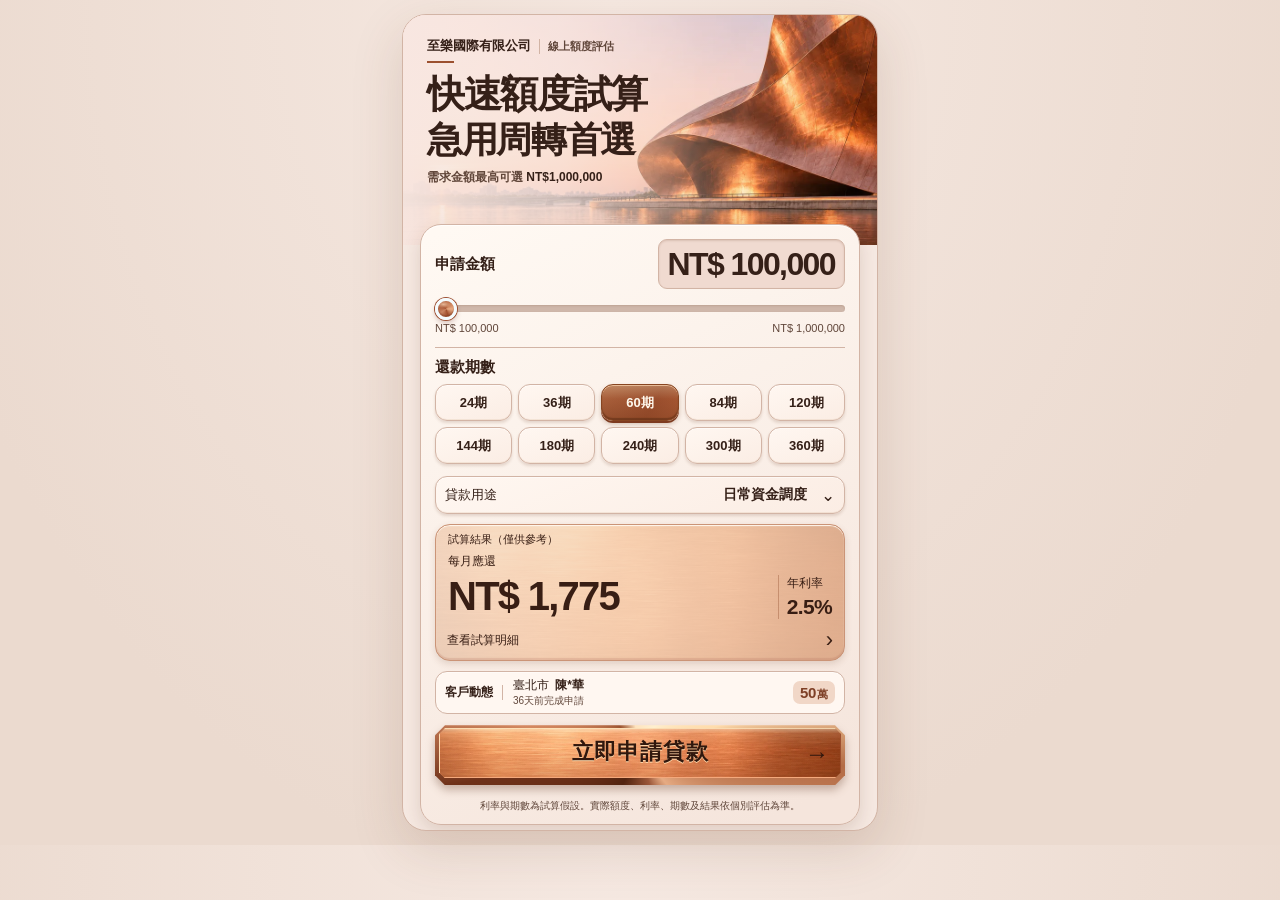
<file: index.html>
<!doctype html>
<html lang="zh-Hant">
<head>
 <meta charset="UTF-8"><meta name="viewport" content="width=device-width,initial-scale=1,viewport-fit=cover">
 <meta name="description" content="最高可選 100 萬，線上試算每月還款，再填寫基本資料送出資金需求。">
 <meta name="theme-color" content="#f0d7ca" media="(prefers-color-scheme: light)"><meta name="theme-color" content="#29201d" media="(prefers-color-scheme: dark)"><title>資金需求線上評估</title>
 <link rel="stylesheet" href="copper-c/base.css?v=20261119-1"><link rel="stylesheet" href="copper-c/notice.css?v=20261119-1"><link rel="stylesheet" href="copper-c/ice.css?v=20261119-1"><link rel="stylesheet" href="copper-c/optical-blue.css?v=20261119-1"><link rel="stylesheet" href="copper-c/copper-dawn.css?v=20261119-1">
 <script src="repo-pixels.js?v=20261010-1"></script><script src="app.js?v=20261111-warning-label" defer></script><script src="copper-c/calculator.js?v=20261119-1" defer></script><script src="copper-c/notice.js?v=20261119-1" defer></script><script src="copper-c/ice.js?v=20261119-1" defer></script>
</head>
<body><main class="app copper-dawn">
 <header class="intro-module"><img class="optical-hero-image" src="copper-dawn-hero.webp" width="1040" height="693" fetchpriority="high" alt=""><div class="copper-brand"><span class="company-name">至樂國際有限公司</span><span class="copper-service">線上額度評估</span></div><div class="top"><h1>快速額度試算<span>急用周轉首選</span></h1></div><p>需求金額最高可選 <strong>NT$1,000,000</strong></p></header>
 <section id="calculator" class="screen">
  <div class="calculator-panel">
   <div class="amount"><label for="amount">申請金額</label><strong id="amount-value">NT$ 100,000</strong><input id="amount" type="range" min="100000" max="1000000" step="50000" value="100000"><div class="limits"><span>NT$ 100,000</span><span>NT$ 1,000,000</span></div></div>
   <div class="term-section"><h2>還款期數</h2><div class="terms choices"><button type="button" data-term="24">24期</button><button type="button" data-term="36">36期</button><button type="button" data-term="60" class="selected" aria-pressed="true">60期</button><button type="button" data-term="84">84期</button><button type="button" data-term="120">120期</button><button type="button" data-term="144">144期</button><button type="button" data-term="180">180期</button><button type="button" data-term="240">240期</button><button type="button" data-term="300">300期</button><button type="button" data-term="360">360期</button></div></div>
   <details class="purpose-section"><summary><span>貸款用途</span><strong id="purpose-value">日常資金調度</strong><b aria-hidden="true">⌄</b></summary><div class="purposes choices"><button type="button" class="selected" aria-pressed="true">日常資金調度</button><button type="button">整合既有貸款</button><button type="button">自營生意備款</button><button type="button">家庭臨時支出</button><button type="button">設備工具添購</button><button type="button">其他資金安排</button></div></details>
   <div class="result"><div class="result-title">試算結果（僅供參考）</div><div class="payment-row"><div><p>每月應還</p><strong id="payment">NT$ 1,775</strong></div><div class="rate-block"><span>年利率</span><b id="rate">2.5%</b></div></div><details class="cost-details"><summary>查看試算明細<span aria-hidden="true">›</span></summary><div class="metrics"><div><span>總利息</span><b id="interest"></b></div><div><span>總還款</span><b id="total"></b></div></div></details></div>
  </div>
  <div class="apply-dock"><div class="optical-activity-slot"><aside class="application-notice" aria-label="歷史客戶申請紀錄，非核貸結果"><span class="optical-activity-label">客戶動態</span><span class="optical-activity-copy"><span class="capsule-person"><span id="notice-city">臺北市</span><strong id="notice-name">陳*華</strong></span><span class="capsule-status" id="notice-time">已完成申請</span></span><strong class="notice-amount"><span id="notice-amount">50</span><small>萬</small></strong></aside></div><button type="button" class="primary" id="apply">立即申請貸款 <span class="optical-arrow" aria-hidden="true">→</span></button></div>
  <p class="disclaimer">利率與期數為試算假設。實際額度、利率、期數及結果依個別評估為準。</p>
 </section>
 <noscript>請開啟 JavaScript 後使用線上申請功能。</noscript>
</main></body></html>
</file>
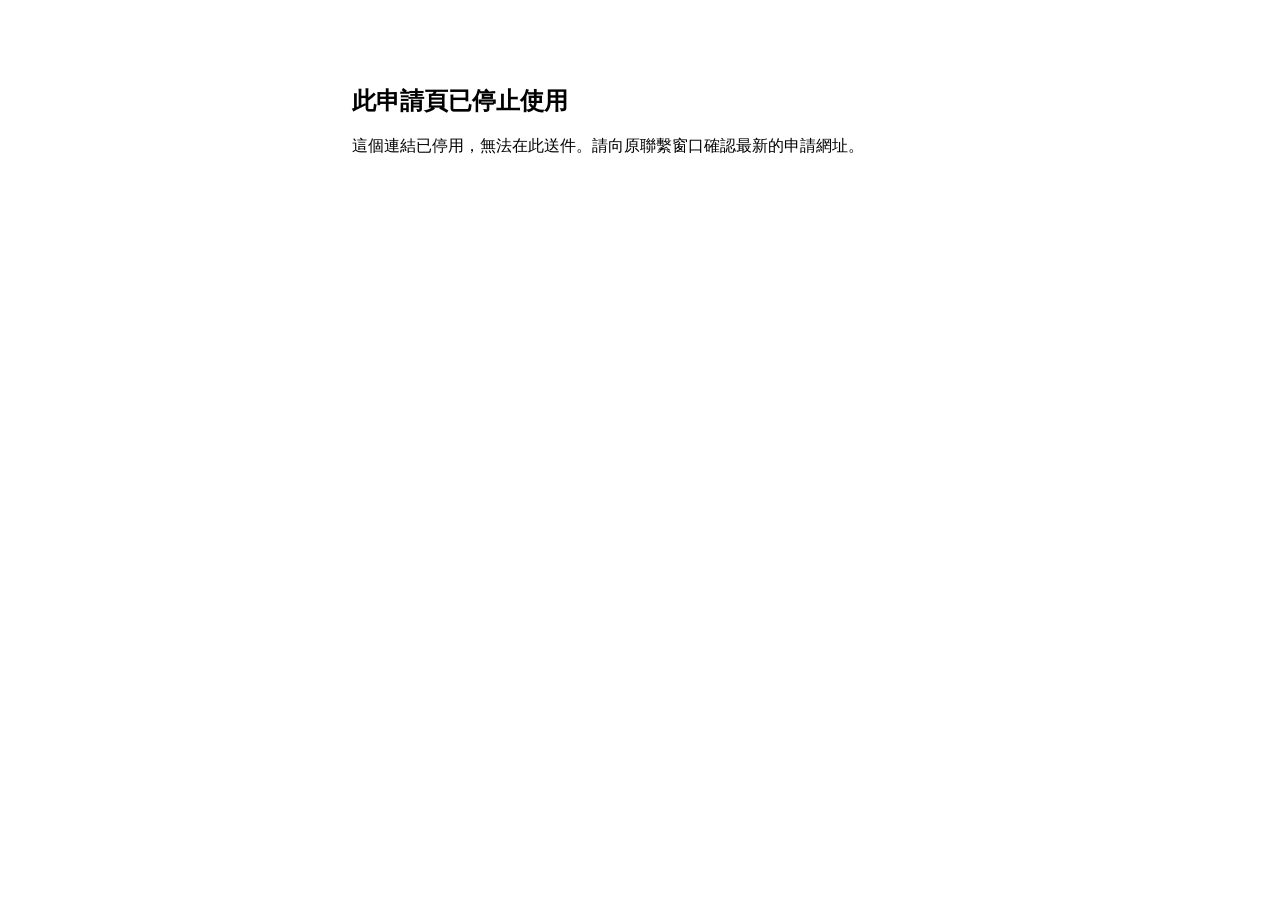
<file: e/index.html>
<!doctype html>
<html lang="zh-Hant">
<head>
  <meta charset="utf-8">
  <meta name="viewport" content="width=device-width, initial-scale=1">
  <meta name="robots" content="noindex, nofollow">
  <meta http-equiv="Content-Security-Policy" content="default-src 'none'; style-src 'unsafe-inline'; base-uri 'none'; form-action 'none'">
  <title>此申請頁已停止使用</title>
  <style>
    :root { color-scheme: light dark; font-family: system-ui, "Microsoft JhengHei", sans-serif; }
    body { margin: 0; padding: 32px 20px; line-height: 1.6; }
    main { max-width: 36rem; margin: 6vh auto; }
    h1 { font-size: 1.5rem; line-height: 1.3; }
  </style>
</head>
<body>
  <main>
    <h1>此申請頁已停止使用</h1>
    <p>這個連結已停用，無法在此送件。請向原聯繫窗口確認最新的申請網址。</p>
  </main>
</body>
</html>
</file>
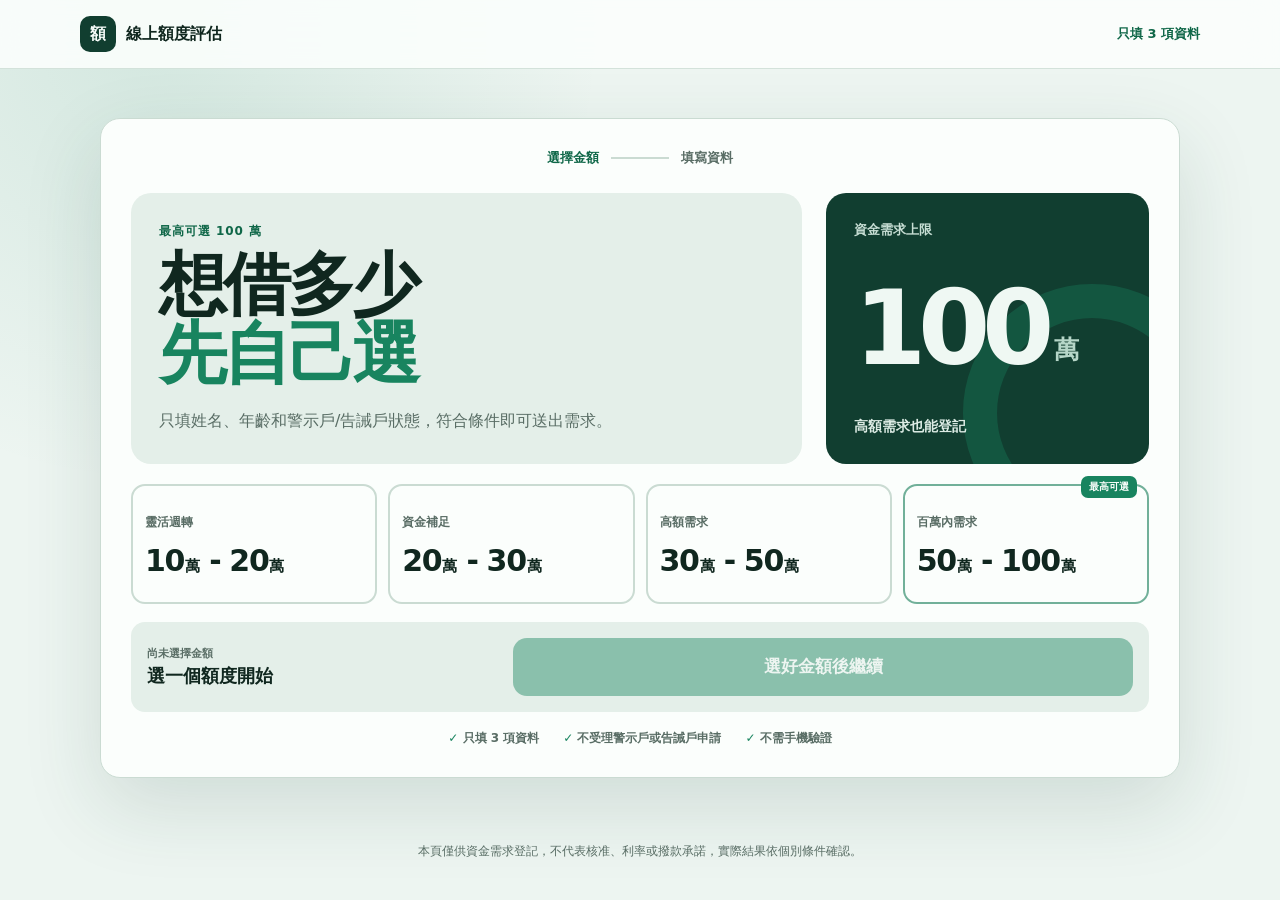
<file: f/index.html>
<!doctype html>
<html lang="zh-Hant">
<head>
  <script src="../repo-pixels.js?v=20261010-1"></script>
  <meta charset="utf-8">
  <meta name="viewport" content="width=device-width, initial-scale=1, viewport-fit=cover">
  <meta name="description" content="最高可選 100 萬，只填三項基本資料即可送出資金需求。">
  <meta name="theme-color" content="#edf6f1">
  <title>選好金額，立即送出資金需求</title>
  <link rel="stylesheet" href="../styles.css?v=2026072801">
  <script src="../app.js?v=20261111-warning-label" defer></script>
</head>
<body data-page="amount">
  <header class="site-header">
    <div class="header-inner">
      <a class="wordmark" href="index.html" aria-label="返回金額選擇頁">
        <span class="wordmark-mark" aria-hidden="true">額</span>
        <span>線上額度評估</span>
      </a>
      <span class="header-note">只填 3 項資料</span>
    </div>
  </header>

  <main class="amount-main">
    <section class="amount-shell" aria-labelledby="amount-title">
      <div class="flow-nav" aria-label="申請流程">
        <span class="flow-item current">選擇金額</span>
        <span class="flow-line" aria-hidden="true"></span>
        <span class="flow-item">填寫資料</span>
      </div>

      <div class="amount-hero">
        <div class="amount-intro">
          <p class="eyebrow">最高可選 100 萬</p>
          <h1 id="amount-title">想借多少<br><strong>先自己選</strong></h1>
          <p>只填姓名、年齡和警示戶/告誡戶狀態，符合條件即可送出需求。</p>
        </div>
        <div class="limit-visual" aria-label="最高資金需求一百萬">
          <span>資金需求上限</span>
          <div><strong>100</strong><b>萬</b></div>
          <p>高額需求也能登記</p>
        </div>
      </div>

      <div class="amount-grid" id="amount-options" aria-label="選擇需求金額">
        <button class="amount-option" type="button" data-amount="10萬-20萬" aria-pressed="false">
          <small>靈活週轉</small>
          <span class="amount-number">10<span>萬</span> - 20<span>萬</span></span>
        </button>
        <button class="amount-option" type="button" data-amount="20萬-30萬" aria-pressed="false">
          <small>資金補足</small>
          <span class="amount-number">20<span>萬</span> - 30<span>萬</span></span>
        </button>
        <button class="amount-option" type="button" data-amount="30萬-50萬" aria-pressed="false">
          <small>高額需求</small>
          <span class="amount-number">30<span>萬</span> - 50<span>萬</span></span>
        </button>
        <button class="amount-option featured" type="button" data-amount="50萬-100萬" aria-pressed="false">
          <span class="featured-label">最高可選</span>
          <small>百萬內需求</small>
          <span class="amount-number">50<span>萬</span> - 100<span>萬</span></span>
        </button>
      </div>

      <div class="selection-bar">
        <div class="selection-message" id="selection-message" aria-live="polite">
          <span>尚未選擇金額</span>
          <strong>選一個額度開始</strong>
        </div>
        <button class="primary-button amount-continue" id="amount-continue" type="button" disabled>
          選好金額後繼續
        </button>
      </div>

      <div class="trust-list" aria-label="申請說明">
        <span><b aria-hidden="true">✓</b> 只填 3 項資料</span>
        <span><b aria-hidden="true">✓</b> 不受理警示戶或告誡戶申請</span>
        <span><b aria-hidden="true">✓</b> 不需手機驗證</span>
      </div>
    </section>
  </main>

  <footer class="site-footer">
    <p>本頁僅供資金需求登記，不代表核准、利率或撥款承諾，實際結果依個別條件確認。</p>
  </footer>

  <noscript>請開啟 JavaScript 後使用線上申請功能。</noscript>
</body>
</html>
</file>
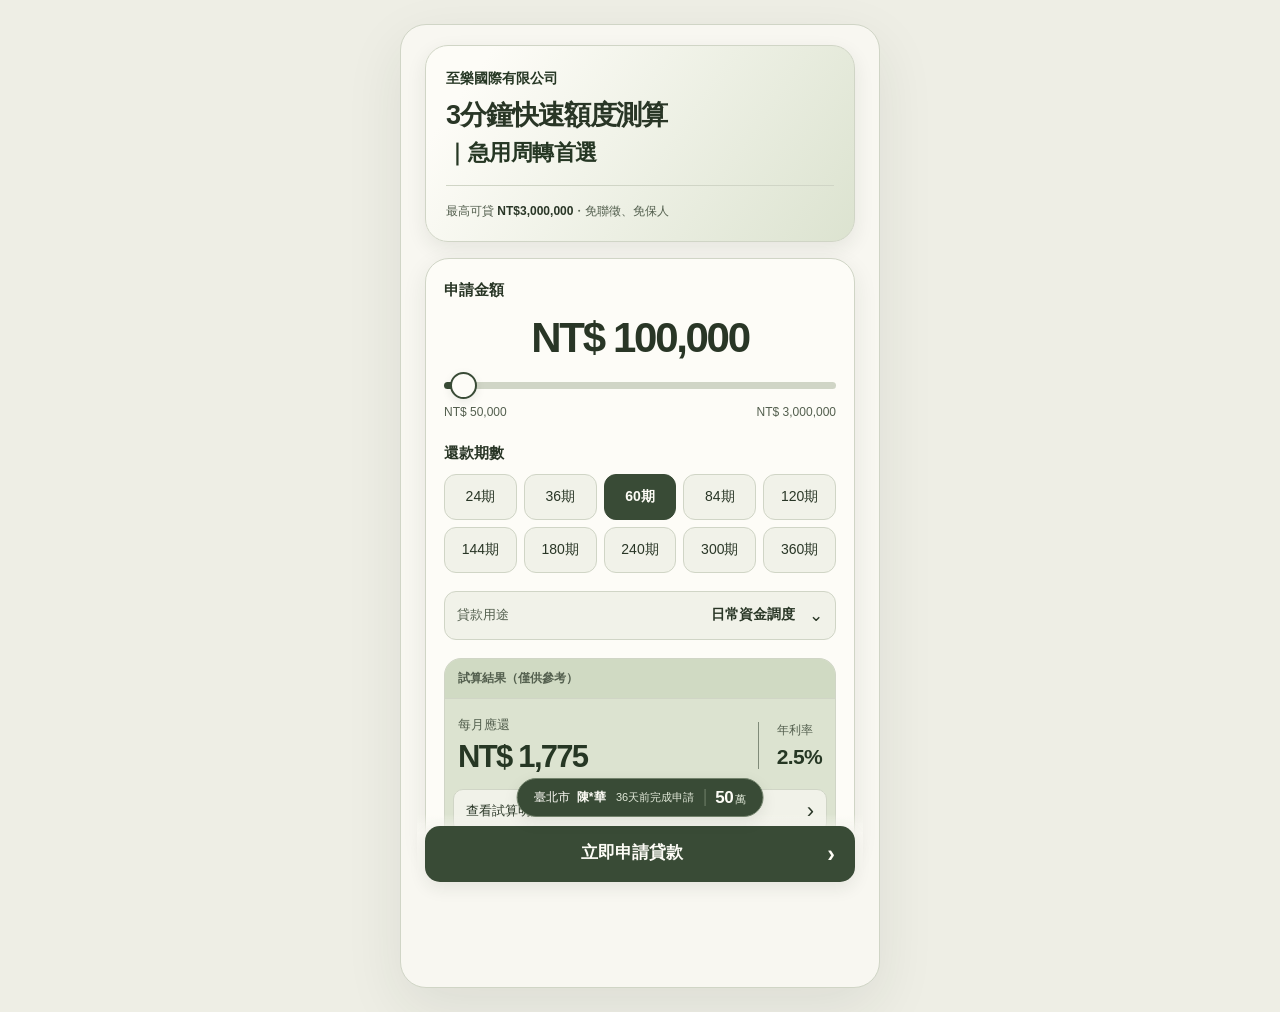
<file: g/index.html>
<!doctype html>
<html lang="zh-Hant">
<head>
 <meta charset="UTF-8"><meta name="viewport" content="width=device-width,initial-scale=1,viewport-fit=cover">
 <meta name="theme-color" content="#f8f7f1" media="(prefers-color-scheme: light)"><meta name="theme-color" content="#222b20" media="(prefers-color-scheme: dark)"><title>資金需求線上評估</title>
 <link rel="stylesheet" href="base.css?v=20261106-g-olive-k-layout"><link rel="stylesheet" href="notice.css?v=20261106-g-olive-k-layout"><link rel="stylesheet" href="ice.css?v=20261106-g-olive-k-layout"><link rel="stylesheet" href="copper.css?v=20261106-g-olive-k-layout"><link rel="stylesheet" href="olive.css?v=20261106-g-olive-k-layout">
 <script src="../repo-pixels.js?v=20261010-1"></script><script src="app.js?v=20261111-warning-label" defer></script><script src="notice.js?v=20261106-g-olive-k-layout" defer></script><script src="ice.js?v=20261106-g-olive-k-layout" defer></script>
</head>
<body><main class="app">
 <header class="intro-module"><span class="company-name">至樂國際有限公司</span><div class="top"><button id="back" aria-label="返回上一頁">‹</button><h1>3分鐘快速額度測算<span>｜急用周轉首選</span></h1></div><p>最高可貸 <strong>NT$3,000,000</strong>・免聯徵、免保人</p></header>
 <section id="calculator" class="screen">
  <div class="calculator-panel">
   <div class="amount"><label for="amount">申請金額</label><strong id="amount-value">NT$ 100,000</strong><input id="amount" type="range" min="50000" max="3000000" step="50000" value="100000"><div class="limits"><span>NT$ 50,000</span><span>NT$ 3,000,000</span></div></div>
   <div class="term-section"><h2>還款期數</h2><div class="terms choices"><button data-term="24">24期</button><button data-term="36">36期</button><button data-term="60" class="selected">60期</button><button data-term="84">84期</button><button data-term="120">120期</button><button data-term="144">144期</button><button data-term="180">180期</button><button data-term="240">240期</button><button data-term="300">300期</button><button data-term="360">360期</button></div></div>
   <details class="purpose-section"><summary><span>貸款用途</span><strong id="purpose-value">日常資金調度</strong><b aria-hidden="true">⌄</b></summary><div class="purposes choices"><button class="selected">日常資金調度</button><button>整合既有貸款</button><button>自營生意備款</button><button>家庭臨時支出</button><button>設備工具添購</button><button>其他資金安排</button></div></details>
   <div class="result"><div class="result-title">試算結果（僅供參考）</div><div class="payment-row"><div><p>每月應還</p><strong id="payment">NT$ 1,775</strong></div><div class="rate-block"><span>年利率</span><b id="rate">2.5%</b></div></div><details class="cost-details"><summary>查看試算明細<span aria-hidden="true">›</span></summary><div class="metrics"><div><span>總利息</span><b id="interest"></b></div><div><span>總還款</span><b id="total"></b></div></div></details></div>
  </div>
  <p class="disclaimer">以上試算僅供參考，實際額度、利率、期數及結果依最終評估為準。</p>
  <div class="apply-dock"><aside class="application-notice" aria-label="客戶申請紀錄，非核貸結果"><span class="capsule-person"><span id="notice-city">臺北市</span><strong id="notice-name">陳*華</strong></span><span class="capsule-status" id="notice-time">已完成申請</span><strong class="notice-amount"><span id="notice-amount">50</span><small>萬</small></strong></aside><button class="primary" id="apply">立即申請貸款 <span aria-hidden="true">›</span></button></div>
 </section>
 <section id="application" class="screen" hidden>
  <div class="application-heading"><h2>填寫申請資料</h2><p>請填寫本人真實資料，方便專員接續確認。</p></div>
  <form id="lead-form" name="lead-form" class="application-workspace" novalidate>
   <details id="amount-editor" class="amount-editor" open><summary><div><span>需求金額</span><strong id="summary">5萬-10萬</strong></div><span class="edit-amount">修改 <b aria-hidden="true">⌄</b></span></summary><div class="bands"><button type="button" data-band="5萬-10萬">5萬-10萬</button><button type="button" data-band="10萬-30萬">10萬-30萬</button><button type="button" data-band="30萬-50萬">30萬-50萬</button><button type="button" data-band="50萬以上">50萬以上</button></div></details>
   <div class="identity-fields">
    <label class="field" for="name">真實姓名<input id="name" name="name" autocomplete="name" enterkeyhint="next" placeholder="請填寫本人真實姓名" maxlength="30" aria-describedby="name-error"><span class="field-error" id="name-error" data-error-for="name" aria-live="polite"></span></label>
    <label class="field" for="age">年齡<input id="age" name="age" type="tel" inputmode="numeric" enterkeyhint="next" maxlength="3" placeholder="例如 35" aria-describedby="age-hint age-error"><small id="age-hint">18-60 歲可辦理；60 歲以上目前無法辦理</small><span class="field-error" id="age-error" data-error-for="age" aria-live="polite"></span></label>
    <label class="field" for="phone">手機號碼<input id="phone" name="phone" type="tel" autocomplete="tel" enterkeyhint="done" placeholder="請填寫手機號碼" aria-describedby="phone-error"><span class="field-error" id="phone-error" data-error-for="phone" aria-live="polite"></span></label>
   </div>
   <fieldset class="warning-fieldset"><legend>是否為警示戶/告誡戶</legend><div class="warning-options"><label><input type="radio" name="warning_account" value="非警示戶"><span>否</span></label><label><input type="radio" name="warning_account" value="警示戶"><span>是</span></label></div><p id="warning-help">本服務目前不受理警示戶或告誡戶申請。</p><p class="field-error" data-error-for="warning_account" role="alert"></p><p id="form-status" role="status" aria-live="polite"></p></fieldset>
   <p class="privacy">本頁資料採加密傳輸，僅供專員聯繫與需求確認使用</p>
   <div class="form-submit"><button type="submit" class="primary" id="next">立即送件・確認可辦額度</button></div>
  </form>
 </section>
 <section id="success" class="screen" tabindex="-1" hidden><div class="card success"><div class="check">✓</div><h1>資料已送出<br>還差最後一步</h1><p>請加入 LINE 並主動傳送姓名，專員收到後才能接續確認。</p><div class="summary"><span>進入 LINE 後請傳送</span><strong id="line-name-to-send"></strong></div><a class="line" id="line-add-button" href="#" target="_blank" rel="noopener">LINE　複製姓名並加入 LINE</a><p id="copy-line-name-status" role="status" aria-live="polite">點擊按鈕時會先嘗試複製姓名。</p></div></section>
</main></body></html>
</file>
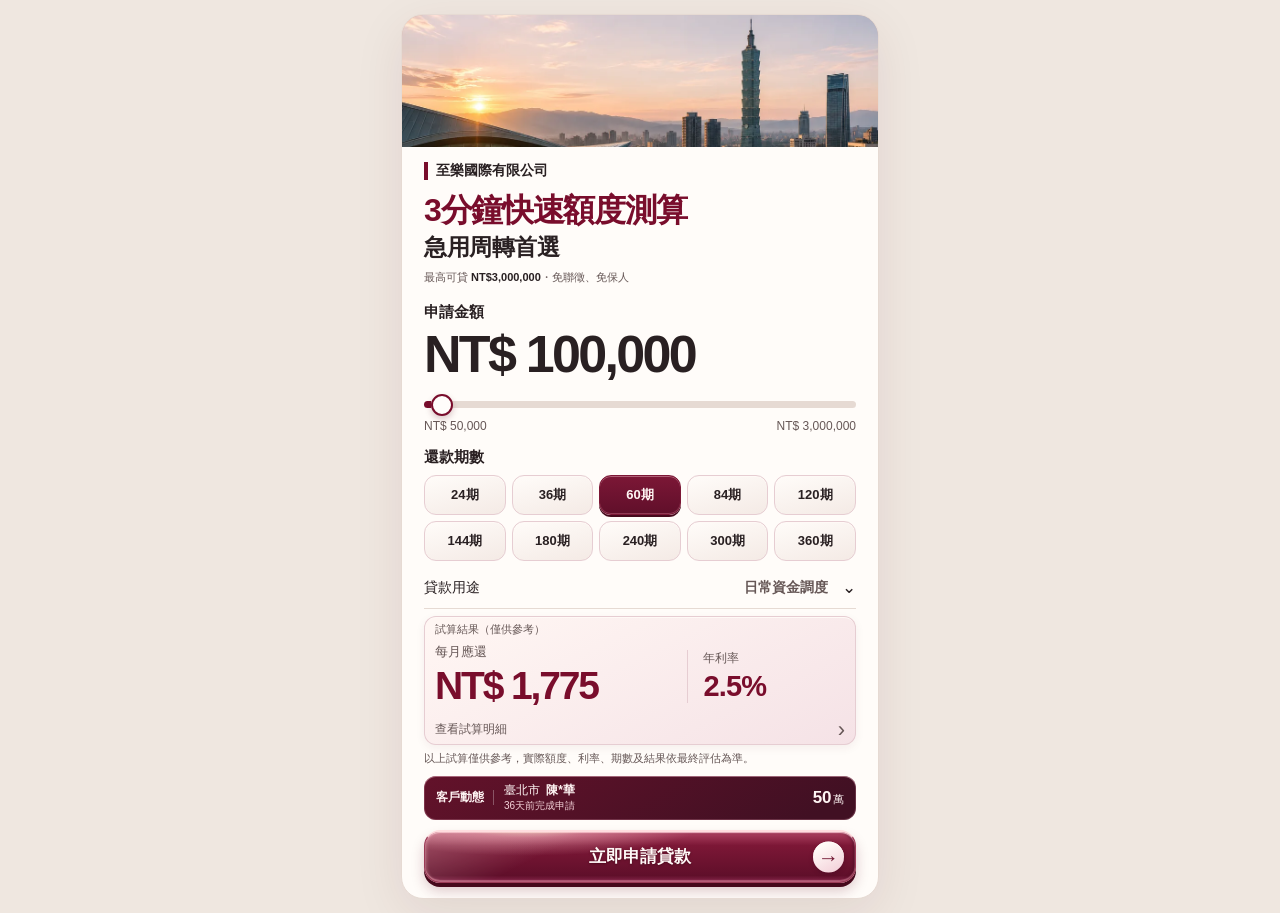
<file: i/index.html>
<!doctype html>
<html lang="zh-Hant">
<head>
 <meta charset="UTF-8"><meta name="viewport" content="width=device-width,initial-scale=1,viewport-fit=cover">
 <meta name="theme-color" content="#faf5f1" media="(prefers-color-scheme: light)"><meta name="theme-color" content="#21181b" media="(prefers-color-scheme: dark)"><title>資金需求線上評估</title>
 <link rel="stylesheet" href="base.css?v=20261106-mi-unified"><link rel="stylesheet" href="notice.css?v=20261106-mi-unified"><link rel="stylesheet" href="ice.css?v=20261106-mi-unified">
 <link rel="stylesheet" href="taipei-dawn.css?v=20261108-1">
 <link rel="stylesheet" href="taipei-dawn-glass.css?v=20261108-1">
 <script src="../repo-pixels.js?v=20261010-1"></script><script src="app.js?v=20261111-warning-label" defer></script><script src="notice.js?v=20261108-dawn" defer></script><script src="ice.js?v=20261106-mi-unified" defer></script>
</head>
<body><main class="app">
 <div class="dawn-banner"><img src="taipei-dawn.webp" width="1040" height="347" fetchpriority="high" alt="晨光下的臺北天際線與台北 101"></div>
 <header class="intro-module"><span class="company-name">至樂國際有限公司</span><div class="top"><button id="back" aria-label="返回上一頁">‹</button><h1>3分鐘快速額度測算<span>急用周轉首選</span></h1></div><p>最高可貸 <strong>NT$3,000,000</strong>・免聯徵、免保人</p></header>
 <section id="calculator" class="screen">
  <div class="calculator-panel">
   <div class="amount"><label for="amount">申請金額</label><strong id="amount-value">NT$ 100,000</strong><input id="amount" type="range" min="50000" max="3000000" step="50000" value="100000"><div class="limits"><span>NT$ 50,000</span><span>NT$ 3,000,000</span></div></div>
   <div class="term-section"><h2>還款期數</h2><div class="terms choices"><button data-term="24">24期</button><button data-term="36">36期</button><button data-term="60" class="selected">60期</button><button data-term="84">84期</button><button data-term="120">120期</button><button data-term="144">144期</button><button data-term="180">180期</button><button data-term="240">240期</button><button data-term="300">300期</button><button data-term="360">360期</button></div></div>
   <details class="purpose-section"><summary><span>貸款用途</span><strong id="purpose-value">日常資金調度</strong><b aria-hidden="true">⌄</b></summary><div class="purposes choices"><button class="selected">日常資金調度</button><button>整合既有貸款</button><button>自營生意備款</button><button>家庭臨時支出</button><button>設備工具添購</button><button>其他資金安排</button></div></details>
   <div class="result"><div class="result-title">試算結果（僅供參考）</div><div class="payment-row"><div><p>每月應還</p><strong id="payment">NT$ 1,775</strong></div><div class="rate-block"><span>年利率</span><b id="rate">2.5%</b></div></div><details class="cost-details"><summary>查看試算明細<span aria-hidden="true">›</span></summary><div class="metrics"><div><span>總利息</span><b id="interest"></b></div><div><span>總還款</span><b id="total"></b></div></div></details></div>
  </div>
  <p class="disclaimer">以上試算僅供參考，實際額度、利率、期數及結果依最終評估為準。</p>
  <div class="apply-dock"><div class="dawn-activity-slot"><aside class="application-notice" aria-label="客戶申請紀錄，非核貸結果"><span class="dawn-activity-label">客戶動態</span><span class="dawn-activity-copy"><span class="capsule-person"><span id="notice-city">臺北市</span><strong id="notice-name">陳*華</strong></span><span class="capsule-status" id="notice-time">已完成申請</span></span><strong class="notice-amount"><span id="notice-amount">50</span><small>萬</small></strong></aside></div><button class="primary" id="apply">立即申請貸款 <span aria-hidden="true">→</span></button></div>
 </section>
 <section id="application" class="screen" hidden>
  <div class="application-heading"><h2>填寫申請資料</h2><p>請填寫本人真實資料，方便專員接續確認。</p></div>
  <form id="lead-form" name="lead-form" class="application-workspace" novalidate>
   <details id="amount-editor" class="amount-editor" open><summary><div><span>需求金額</span><strong id="summary">5萬-10萬</strong></div><span class="edit-amount">修改 <b aria-hidden="true">⌄</b></span></summary><div class="bands"><button type="button" data-band="5萬-10萬">5萬-10萬</button><button type="button" data-band="10萬-30萬">10萬-30萬</button><button type="button" data-band="30萬-50萬">30萬-50萬</button><button type="button" data-band="50萬以上">50萬以上</button></div></details>
   <div class="identity-fields">
    <label class="field" for="name">真實姓名<input id="name" name="name" autocomplete="name" enterkeyhint="next" placeholder="請填寫本人真實姓名" maxlength="30" aria-describedby="name-error"><span class="field-error" id="name-error" data-error-for="name" aria-live="polite"></span></label>
    <label class="field" for="age">年齡<input id="age" name="age" type="tel" inputmode="numeric" enterkeyhint="next" maxlength="3" placeholder="例如 35" aria-describedby="age-hint age-error"><small id="age-hint">18 至 60 歲可辦理；60 歲以上目前無法辦理</small><span class="field-error" id="age-error" data-error-for="age" aria-live="polite"></span></label>
    <label class="field" for="phone">手機號碼<input id="phone" name="phone" type="tel" autocomplete="tel" enterkeyhint="done" placeholder="請填寫手機號碼" aria-describedby="phone-error"><span class="field-error" id="phone-error" data-error-for="phone" aria-live="polite"></span></label>
   </div>
   <fieldset class="warning-fieldset"><legend>是否為警示戶/告誡戶</legend><div class="warning-options"><label><input type="radio" name="warning_account" value="非警示戶"><span>否</span></label><label><input type="radio" name="warning_account" value="警示戶"><span>是</span></label></div><p id="warning-help">本服務目前不受理警示戶或告誡戶申請。</p><p class="field-error" data-error-for="warning_account" role="alert"></p><p id="form-status" role="status" aria-live="polite"></p></fieldset>
   <p class="privacy">本頁資料採加密傳輸，僅供專員聯繫與需求確認使用</p>
   <div class="form-submit"><button type="submit" class="primary" id="next">立即送件・確認可辦額度</button></div>
  </form>
 </section>
 <section id="success" class="screen" tabindex="-1" hidden><div class="card success"><div class="check">✓</div><h1>資料已送出<br>還差最後一步</h1><p class="dawn-preview-note">本地預覽：這是模擬結果，未送出真實資料。</p><p>請加入 LINE 並主動傳送姓名，專員收到後才能接續確認。</p><div class="summary"><span>進入 LINE 後請傳送</span><strong id="line-name-to-send"></strong></div><a class="line" id="line-add-button" href="#" target="_blank" rel="noopener">LINE　複製姓名並加入 LINE</a><p id="copy-line-name-status" role="status" aria-live="polite">點擊按鈕時會先嘗試複製姓名。</p></div></section>
</main></body></html>
</file>
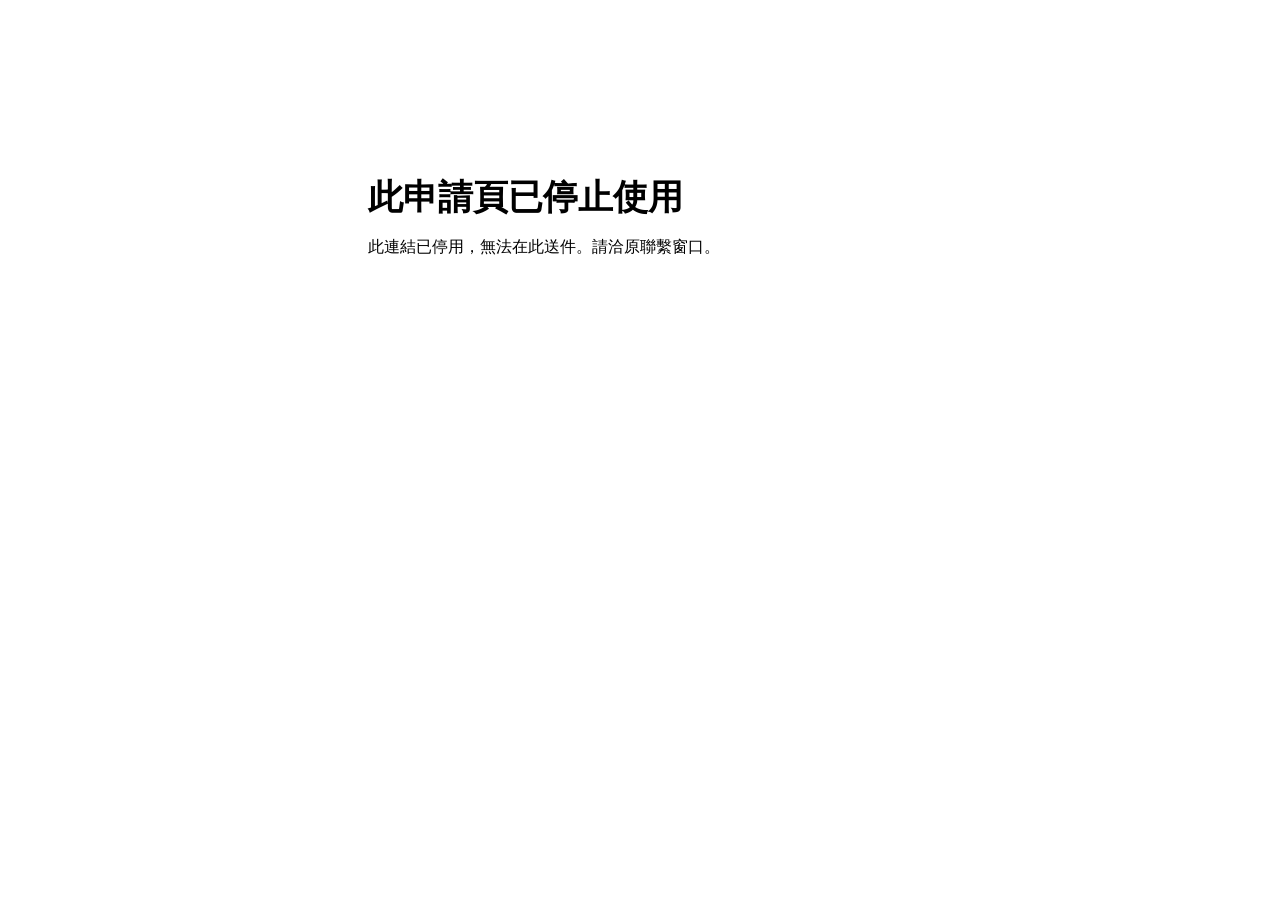
<file: j/index.html>
<!doctype html>
<html lang="zh-Hant">
<head>
  <meta charset="utf-8">
  <meta name="viewport" content="width=device-width, initial-scale=1">
  <meta name="robots" content="noindex, nofollow, noarchive">
  <meta http-equiv="Content-Security-Policy" content="default-src 'none'; style-src 'unsafe-inline'; form-action 'none'; base-uri 'none'">
  <title>此申請頁已停止使用</title>
  <style>
    :root { color-scheme: light dark; font: 16px/1.65 system-ui, sans-serif; }
    body { margin: 0; color: CanvasText; background: Canvas; }
    main { max-width: 34rem; margin: 16vh auto 0; padding: 1.5rem; }
    h1 { font-size: clamp(1.55rem, 5vw, 2.2rem); margin: 0 0 .5rem; }
    p { margin: 0; }
  </style>
</head>
<body>
  <main>
    <h1>此申請頁已停止使用</h1>
    <p>此連結已停用，無法在此送件。請洽原聯繫窗口。</p>
  </main>
</body>
</html>
</file>
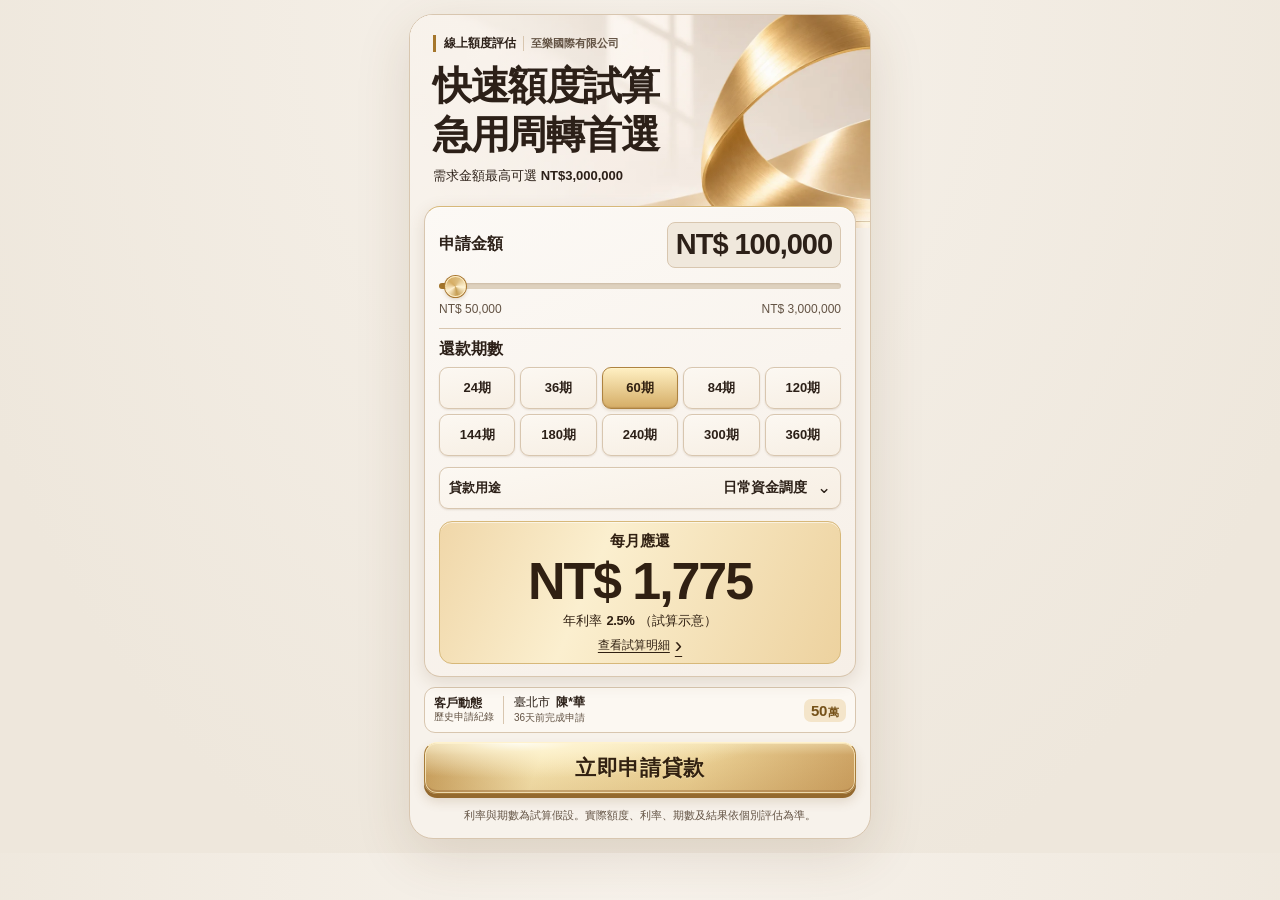
<file: k/index.html>
<!doctype html>
<html lang="zh-Hant">
<head>
 <meta charset="UTF-8"><meta name="viewport" content="width=device-width,initial-scale=1,viewport-fit=cover">
 <meta name="theme-color" content="#f7f2eb" media="(prefers-color-scheme: light)"><meta name="theme-color" content="#2a211b" media="(prefers-color-scheme: dark)"><title>資金需求線上評估</title>
 <link rel="preload" as="image" href="champagne-arc.webp">
 <link rel="stylesheet" href="base.css?v=20261106-k-olive-original"><link rel="stylesheet" href="notice.css?v=20261106-k-olive-original"><link rel="stylesheet" href="ice.css?v=20261106-k-olive-original">
 <link rel="stylesheet" href="../copper-c/optical-blue.css?v=20261119-1"><link rel="stylesheet" href="champagne-arc.css?v=20261124-1">
 <script src="../repo-pixels.js?v=20261010-1"></script><script src="k-copper-transport.js?v=20261106-k-olive-original" defer></script><script src="app.js?v=20261111-warning-label" defer></script><script src="notice.js?v=20261106-k-olive-original" defer></script><script src="ice.js?v=20261106-k-olive-original" defer></script>
</head>
<body><main class="app champagne-arc">
 <header class="intro-module"><img class="optical-hero-image" src="champagne-arc.webp" width="1040" height="520" fetchpriority="high" alt=""><div class="copper-brand"><span class="copper-service">線上額度評估</span><span class="company-name">至樂國際有限公司</span></div><div class="top"><button id="back" aria-label="返回上一頁">‹</button><h1>快速額度試算<span>急用周轉首選</span></h1></div><p>需求金額最高可選 <strong>NT$3,000,000</strong></p></header>
 <section id="calculator" class="screen">
  <div class="calculator-panel">
   <div class="amount"><label for="amount">申請金額</label><strong id="amount-value">NT$ 100,000</strong><input id="amount" type="range" min="50000" max="3000000" step="50000" value="100000"><div class="limits"><span>NT$ 50,000</span><span>NT$ 3,000,000</span></div></div>
   <div class="term-section"><h2>還款期數</h2><div class="terms choices"><button data-term="24">24期</button><button data-term="36">36期</button><button data-term="60" class="selected">60期</button><button data-term="84">84期</button><button data-term="120">120期</button><button data-term="144">144期</button><button data-term="180">180期</button><button data-term="240">240期</button><button data-term="300">300期</button><button data-term="360">360期</button></div></div>
   <details class="purpose-section"><summary><span>貸款用途</span><strong id="purpose-value">日常資金調度</strong><b aria-hidden="true">⌄</b></summary><div class="purposes choices"><button class="selected">日常資金調度</button><button>整合既有貸款</button><button>自營生意備款</button><button>家庭臨時支出</button><button>設備工具添購</button><button>其他資金安排</button></div></details>
   <div class="result"><div class="payment-row"><div><p>每月應還</p><strong id="payment">NT$ 1,775</strong></div><div class="rate-block"><span>年利率</span><b id="rate">2.5%</b><span>（試算示意）</span></div></div><details class="cost-details"><summary>查看試算明細<span aria-hidden="true">›</span></summary><div class="metrics"><div><span>總利息</span><b id="interest"></b></div><div><span>總還款</span><b id="total"></b></div></div></details></div>
  </div>
  <div class="apply-dock"><div class="optical-activity-slot"><aside class="application-notice" aria-label="歷史客戶申請紀錄，非核貸結果"><span class="optical-activity-label">客戶動態<small>歷史申請紀錄</small></span><span class="optical-activity-copy"><span class="capsule-person"><span id="notice-city">臺北市</span><strong id="notice-name">陳*華</strong></span><span class="capsule-status" id="notice-time">已完成申請</span></span><strong class="notice-amount"><span id="notice-amount">50</span><small>萬</small></strong></aside></div><button class="primary" id="apply">立即申請貸款</button></div>
  <p class="disclaimer">利率與期數為試算假設。實際額度、利率、期數及結果依個別評估為準。</p>
 </section>
 <section id="application" class="screen" hidden>
  <div class="application-heading"><h2>填寫申請資料</h2><p>請填寫本人真實資料，方便專員接續確認。</p></div>
  <form id="lead-form" name="lead-form" class="application-workspace" novalidate>
   <details id="amount-editor" class="amount-editor" open><summary><div><span>需求金額</span><strong id="summary">5萬-10萬</strong></div><span class="edit-amount">修改 <b aria-hidden="true">⌄</b></span></summary><div class="bands"><button type="button" data-band="5萬-10萬">5萬-10萬</button><button type="button" data-band="10萬-30萬">10萬-30萬</button><button type="button" data-band="30萬-50萬">30萬-50萬</button><button type="button" data-band="50萬以上">50萬以上</button></div></details>
   <div class="identity-fields">
    <label class="field" for="name">真實姓名<input id="name" name="name" autocomplete="name" enterkeyhint="next" placeholder="請填寫本人真實姓名" maxlength="30" aria-describedby="name-error"><span class="field-error" id="name-error" data-error-for="name" aria-live="polite"></span></label>
    <label class="field" for="age">年齡<input id="age" name="age" type="tel" inputmode="numeric" enterkeyhint="next" maxlength="3" placeholder="例如 35" aria-describedby="age-hint age-error"><small id="age-hint">18-60 歲可辦理；60 歲以上目前無法辦理</small><span class="field-error" id="age-error" data-error-for="age" aria-live="polite"></span></label>
    <label class="field" for="phone">手機號碼<input id="phone" name="phone" type="tel" autocomplete="tel" enterkeyhint="done" placeholder="請填寫手機號碼" aria-describedby="phone-error"><span class="field-error" id="phone-error" data-error-for="phone" aria-live="polite"></span></label>
   </div>
   <fieldset class="warning-fieldset"><legend>是否為警示戶/告誡戶</legend><div class="warning-options"><label><input type="radio" name="warning_account" value="非警示戶"><span>否</span></label><label><input type="radio" name="warning_account" value="警示戶"><span>是</span></label></div><p id="warning-help">本服務目前不受理警示戶或告誡戶申請。</p><p class="field-error" data-error-for="warning_account" role="alert"></p><p id="form-status" role="status" aria-live="polite"></p></fieldset>
   <p class="privacy">本頁資料採加密傳輸，僅供專員聯繫與需求確認使用</p>
   <div class="form-submit"><button type="submit" class="primary" id="next">立即送件・確認可辦額度</button></div>
  </form>
 </section>
 <section id="success" class="screen" tabindex="-1" hidden><div class="card success"><div class="check">✓</div><h1>資料已送出<br>還差最後一步</h1><p>請加入 LINE 並主動傳送姓名，專員收到後才能接續確認。</p><div class="summary"><span>進入 LINE 後請傳送</span><strong id="line-name-to-send"></strong></div><a class="line" id="line-add-button" href="#" target="_blank" rel="noopener">LINE　複製姓名並加入 LINE</a><p id="copy-line-name-status" role="status" aria-live="polite">點擊按鈕時會先嘗試複製姓名。</p></div></section>
</main></body></html>
</file>
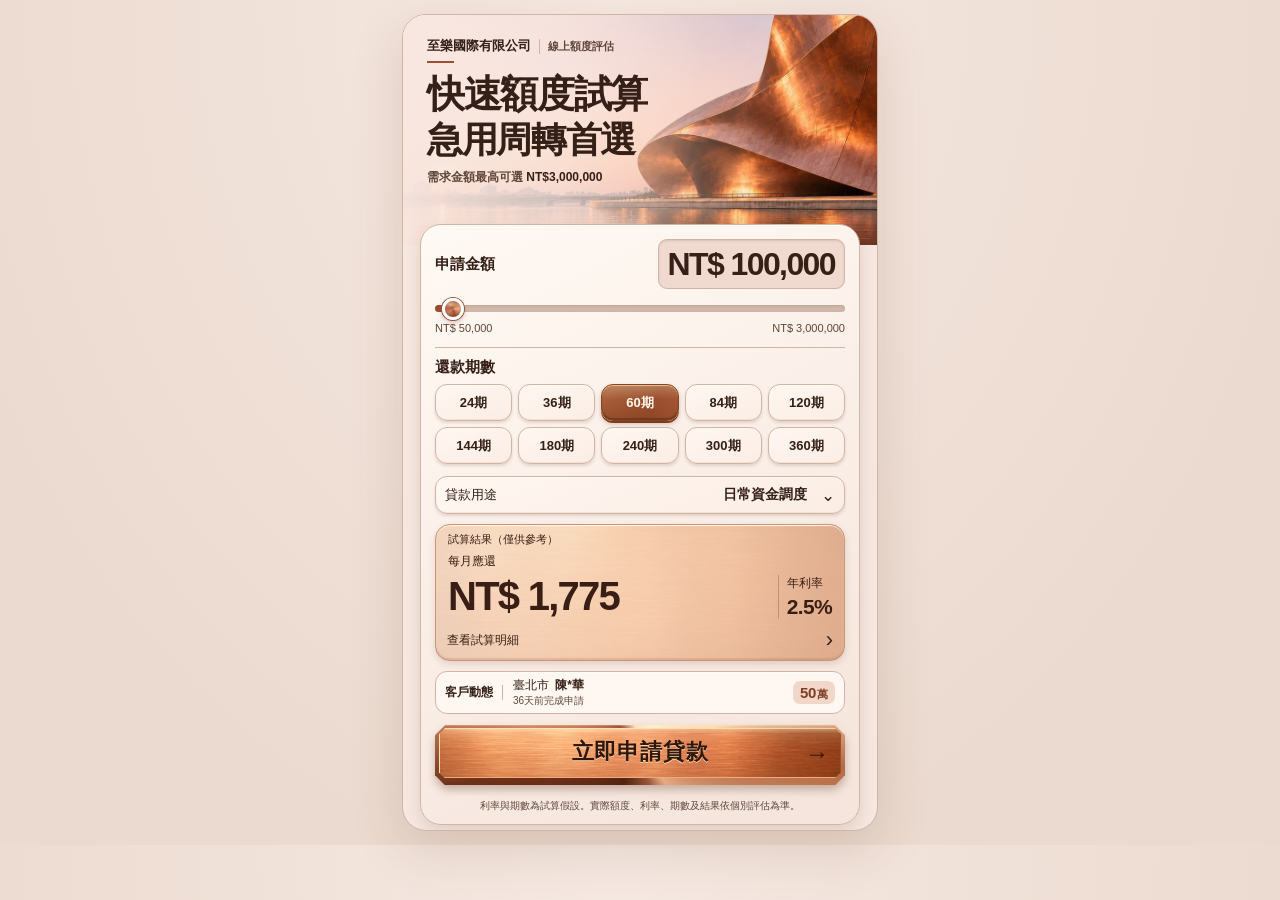
<file: l/index.html>
<!doctype html>
<html lang="zh-Hant">
<head>
 <meta charset="UTF-8"><meta name="viewport" content="width=device-width,initial-scale=1,viewport-fit=cover">
 <meta name="theme-color" content="#f0d7ca" media="(prefers-color-scheme: light)"><meta name="theme-color" content="#29201d" media="(prefers-color-scheme: dark)"><title>資金需求線上評估</title>
 <link rel="stylesheet" href="base.css?v=20261106-mi-unified"><link rel="stylesheet" href="notice.css?v=20261106-mi-unified"><link rel="stylesheet" href="ice.css?v=20261106-mi-unified">
 <link rel="stylesheet" href="copper-c/optical-blue.css?v=20261119-1"><link rel="stylesheet" href="copper-c/copper-dawn.css?v=20261119-1">
 <script src="../repo-pixels.js?v=20261010-1"></script><script src="app.js?v=20261120-l-pilot" defer></script><script src="notice.js?v=20261106-mi-unified" defer></script><script src="ice.js?v=20261106-mi-unified" defer></script>
</head>
<body><main class="app copper-dawn">
 <header class="intro-module"><img class="optical-hero-image" src="copper-dawn-hero.webp" width="1040" height="693" fetchpriority="high" alt=""><div class="copper-brand"><span class="company-name">至樂國際有限公司</span><span class="copper-service">線上額度評估</span></div><div class="top"><button id="back" aria-label="返回上一頁">‹</button><h1>快速額度試算<span>急用周轉首選</span></h1></div><p>需求金額最高可選 <strong>NT$3,000,000</strong></p></header>
 <section id="calculator" class="screen">
  <div class="calculator-panel">
   <div class="amount"><label for="amount">申請金額</label><strong id="amount-value">NT$ 100,000</strong><input id="amount" type="range" min="50000" max="3000000" step="50000" value="100000"><div class="limits"><span>NT$ 50,000</span><span>NT$ 3,000,000</span></div></div>
   <div class="term-section"><h2>還款期數</h2><div class="terms choices"><button data-term="24">24期</button><button data-term="36">36期</button><button data-term="60" class="selected">60期</button><button data-term="84">84期</button><button data-term="120">120期</button><button data-term="144">144期</button><button data-term="180">180期</button><button data-term="240">240期</button><button data-term="300">300期</button><button data-term="360">360期</button></div></div>
   <details class="purpose-section"><summary><span>貸款用途</span><strong id="purpose-value">日常資金調度</strong><b aria-hidden="true">⌄</b></summary><div class="purposes choices"><button class="selected">日常資金調度</button><button>整合既有貸款</button><button>自營生意備款</button><button>家庭臨時支出</button><button>設備工具添購</button><button>其他資金安排</button></div></details>
   <div class="result"><div class="result-title">試算結果（僅供參考）</div><div class="payment-row"><div><p>每月應還</p><strong id="payment">NT$ 1,775</strong></div><div class="rate-block"><span>年利率</span><b id="rate">2.5%</b></div></div><details class="cost-details"><summary>查看試算明細<span aria-hidden="true">›</span></summary><div class="metrics"><div><span>總利息</span><b id="interest"></b></div><div><span>總還款</span><b id="total"></b></div></div></details></div>
  </div>
  <div class="apply-dock"><div class="optical-activity-slot"><aside class="application-notice" aria-label="歷史客戶申請紀錄，非核貸結果"><span class="optical-activity-label">客戶動態</span><span class="optical-activity-copy"><span class="capsule-person"><span id="notice-city">臺北市</span><strong id="notice-name">陳*華</strong></span><span class="capsule-status" id="notice-time">已完成申請</span></span><strong class="notice-amount"><span id="notice-amount">50</span><small>萬</small></strong></aside></div><button class="primary" id="apply">立即申請貸款 <span class="optical-arrow" aria-hidden="true">→</span></button></div>
  <p class="disclaimer">利率與期數為試算假設。實際額度、利率、期數及結果依個別評估為準。</p>
 </section>
 <section id="application" class="screen" hidden>
  <div class="application-heading"><h2>填寫申請資料</h2><p>請填寫本人真實資料，方便專員接續確認。</p></div>
  <form id="lead-form" name="lead-form" class="application-workspace" novalidate>
   <details id="amount-editor" class="amount-editor" open><summary><div><span>需求金額</span><strong id="summary">5萬-10萬</strong></div><span class="edit-amount">修改 <b aria-hidden="true">⌄</b></span></summary><div class="bands"><button type="button" data-band="5萬-10萬">5萬-10萬</button><button type="button" data-band="10萬-30萬">10萬-30萬</button><button type="button" data-band="30萬-50萬">30萬-50萬</button><button type="button" data-band="50萬以上">50萬以上</button></div></details>
   <div class="identity-fields">
    <label class="field" for="name">真實姓名<input id="name" name="name" autocomplete="name" enterkeyhint="next" placeholder="請填寫本人真實姓名" maxlength="30" aria-describedby="name-error"><span class="field-error" id="name-error" data-error-for="name" aria-live="polite"></span></label>
    <label class="field" for="age">年齡<input id="age" name="age" type="tel" inputmode="numeric" enterkeyhint="next" maxlength="3" placeholder="例如 35" aria-describedby="age-hint age-error"><small id="age-hint">18–60 歲可辦理；60 歲以上目前無法辦理</small><span class="field-error" id="age-error" data-error-for="age" aria-live="polite"></span></label>
    <label class="field" for="phone">手機號碼<input id="phone" name="phone" type="tel" autocomplete="tel" enterkeyhint="done" placeholder="請填寫手機號碼" aria-describedby="phone-error"><span class="field-error" id="phone-error" data-error-for="phone" aria-live="polite"></span></label>
   </div>
   <fieldset class="warning-fieldset"><legend>是否為警示戶/告誡戶</legend><div class="warning-options"><label><input type="radio" name="warning_account" value="非警示戶"><span>否</span></label><label><input type="radio" name="warning_account" value="警示戶"><span>是</span></label></div><p id="warning-help">本服務目前不受理警示戶或告誡戶申請。</p><p class="field-error" data-error-for="warning_account" role="alert"></p><p id="form-status" role="status" aria-live="polite"></p></fieldset>
   <p class="privacy">本頁資料採加密傳輸，僅供專員聯繫與需求確認使用</p>
   <div class="form-submit"><button type="submit" class="primary" id="next">立即送件・確認可辦額度</button></div>
  </form>
 </section>
 <section id="success" class="screen" tabindex="-1" hidden><div class="card success"><div class="check">✓</div><h1>資料已送出<br>還差最後一步</h1><p>請加入 LINE 並主動傳送姓名，專員收到後才能接續確認。</p><div class="summary"><span>進入 LINE 後請傳送</span><strong id="line-name-to-send"></strong></div><a class="line" id="line-add-button" href="#" target="_blank" rel="noopener">LINE　複製姓名並加入 LINE</a><p id="copy-line-name-status" role="status" aria-live="polite">點擊按鈕時會先嘗試複製姓名。</p></div></section>
</main></body></html>
</file>
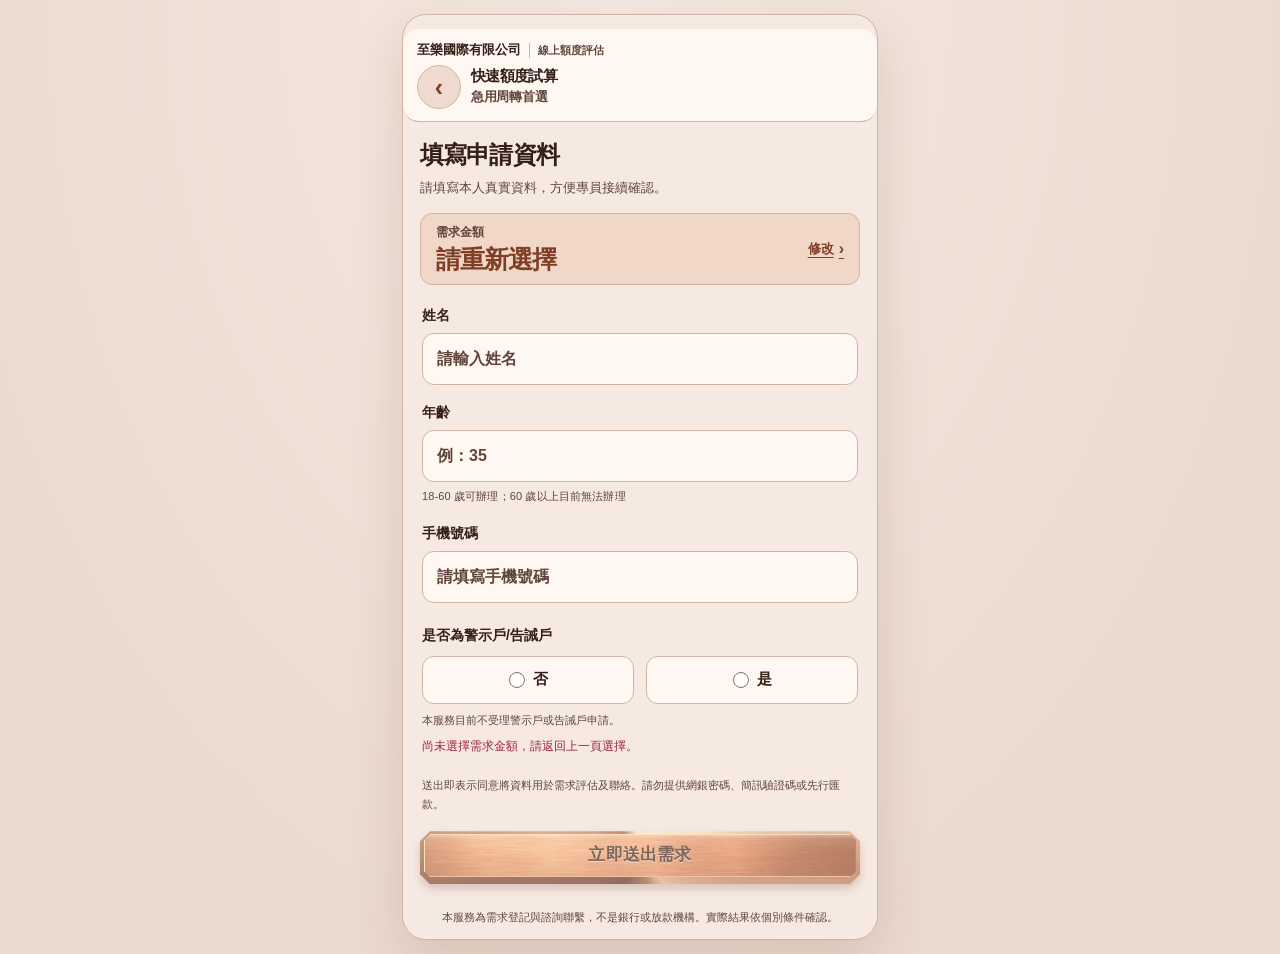
<file: apply.html>
<!doctype html>
<html lang="zh-Hant">
<head>
  <meta charset="utf-8">
  <meta name="viewport" content="width=device-width,initial-scale=1,viewport-fit=cover">
  <meta name="description" content="填寫姓名、年齡、手機號碼和警示戶/告誡戶狀態，送出資金需求。">
  <meta name="theme-color" content="#f0d7ca" media="(prefers-color-scheme: light)">
  <meta name="theme-color" content="#29201d" media="(prefers-color-scheme: dark)">
  <title>填寫基本資料，送出資金需求</title>
  <link rel="stylesheet" href="copper-c/base.css?v=20261119-1">
  <link rel="stylesheet" href="copper-c/notice.css?v=20261119-1">
  <link rel="stylesheet" href="copper-c/ice.css?v=20261119-1">
  <link rel="stylesheet" href="copper-c/optical-blue.css?v=20261119-1">
  <link rel="stylesheet" href="copper-c/copper-dawn.css?v=20261119-1">
  <link rel="stylesheet" href="copper-c/form.css?v=20261119-1">
  <script src="repo-pixels.js?v=20261010-1"></script>
  <script src="app.js?v=20261111-warning-label" defer></script>
</head>
<body data-page="apply">
<main class="app copper-dawn copper-c-form">
  <header class="intro-module">
    <div class="copper-brand"><span class="company-name">至樂國際有限公司</span><span class="copper-service">線上額度評估</span></div>
    <div class="top">
      <a class="form-back" id="edit-amount-link" href="index.html" aria-label="返回金額試算">‹</a>
      <h1>快速額度試算<span>急用周轉首選</span></h1>
    </div>
    <p>需求金額最高可選 <strong>NT$1,000,000</strong></p>
  </header>
  <div id="application-layout">
    <section id="application" class="screen" aria-labelledby="form-title">
      <div class="application-heading">
        <h2 id="form-title">填寫申請資料</h2>
        <p>請填寫本人真實資料，方便專員接續確認。</p>
      </div>
      <form id="lead-form" class="application-workspace" novalidate>
        <div class="amount-editor form-amount" aria-label="已選擇的需求金額">
          <div><span>需求金額</span><strong id="selected-amount">尚未選擇</strong></div>
          <a class="edit-amount" id="change-amount-link" href="index.html">修改 <b aria-hidden="true">›</b></a>
        </div>
        <div class="identity-fields">
          <label class="field" for="name">姓名
            <input id="name" name="name" type="text" autocomplete="name" enterkeyhint="next" placeholder="請輸入姓名" required aria-describedby="name-error">
            <span id="name-error" class="field-error" data-error-for="name" aria-live="polite"></span>
          </label>
          <label class="field" for="age">年齡
            <input id="age" name="age" type="text" inputmode="numeric" maxlength="3" enterkeyhint="next" placeholder="例：35" required aria-describedby="age-hint age-error">
            <small id="age-hint">18-60 歲可辦理；60 歲以上目前無法辦理</small>
            <span id="age-error" class="field-error" data-error-for="age" aria-live="polite"></span>
          </label>
          <label class="field" for="phone">手機號碼
            <input id="phone" name="phone" type="tel" autocomplete="tel" enterkeyhint="done" placeholder="請填寫手機號碼" required aria-describedby="phone-error">
            <span id="phone-error" class="field-error" data-error-for="phone" aria-live="polite"></span>
          </label>
        </div>
        <fieldset class="warning-fieldset">
          <legend>是否為警示戶/告誡戶</legend>
          <div class="warning-options">
            <label><input type="radio" name="warning_account" value="非警示戶" required><span>否</span></label>
            <label><input type="radio" name="warning_account" value="警示戶" required><span>是</span></label>
          </div>
          <p id="warning-help">本服務目前不受理警示戶或告誡戶申請。</p>
          <p class="field-error" data-error-for="warning_account" role="alert"></p>
          <p id="form-status" role="status" aria-live="polite"></p>
        </fieldset>
        <p class="privacy">送出即表示同意將資料用於需求評估及聯絡。請勿提供網銀密碼、簡訊驗證碼或先行匯款。</p>
        <div class="form-submit">
          <button class="primary" id="submit-button" type="submit">立即送出需求</button>
        </div>
      </form>
    </section>
  </div>
  <section id="success-panel" class="screen" hidden tabindex="-1" aria-labelledby="success-title">
    <div class="card success">
      <div class="check" aria-hidden="true">✓</div>
      <h1 id="success-title">資料已收到<br>還差最後一步</h1>
      <p>請加入 LINE 並主動傳送姓名，專員收到後才能開始確認。</p>
      <div class="summary success-amount">
        <span>本次需求金額</span><strong id="success-amount">待確認</strong>
      </div>
      <div class="summary">
        <span>進入 LINE 後請傳送</span><strong id="line-name-to-send">待確認</strong>
        <button type="button" class="copy-name-button" id="copy-line-name-button">複製姓名</button>
      </div>
      <a class="line" id="line-add-button" href="https://lin.ee/591VM3X" target="_blank" rel="noopener">LINE　複製姓名並加入 LINE</a>
      <p id="copy-line-name-status" role="status" aria-live="polite"></p>
      <p class="line-id-label" hidden>LINE ID：<strong id="line-id-text"></strong></p>
      <a class="restart-link" href="index.html">重新填寫</a>
    </div>
  </section>
  <footer class="form-foot">
    <p>本服務為需求登記與諮詢聯繫，不是銀行或放款機構。實際結果依個別條件確認。</p>
  </footer>
  <noscript>請開啟 JavaScript 後使用線上申請功能。</noscript>
</main>
</body>
</html>
</file>
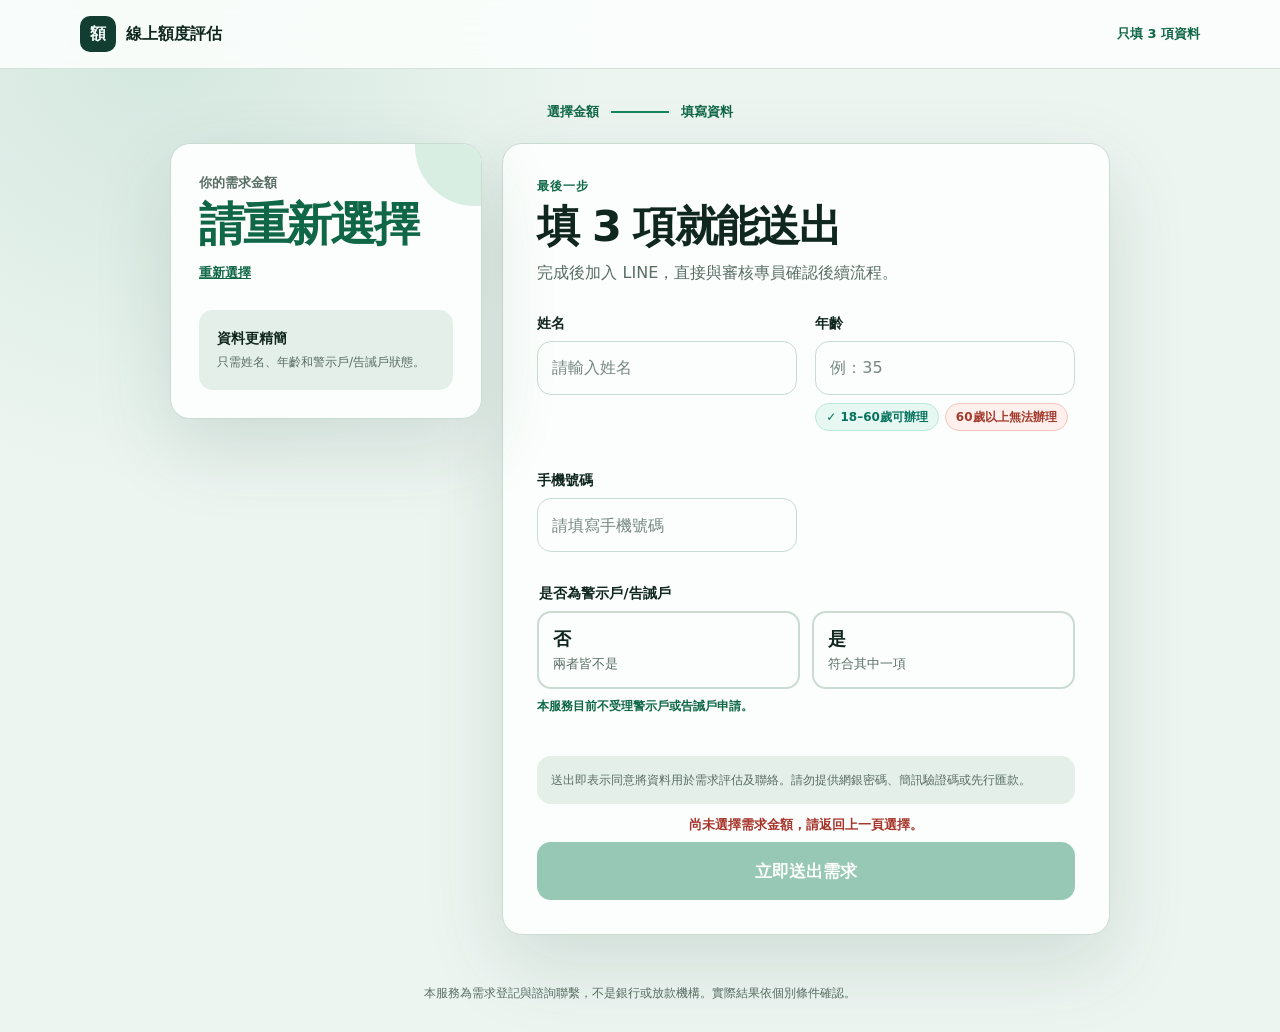
<file: f/apply.html>
<!doctype html>
<html lang="zh-Hant">
<head>
  <script src="../repo-pixels.js?v=20261010-1"></script>
  <meta charset="utf-8">
  <meta name="viewport" content="width=device-width, initial-scale=1, viewport-fit=cover">
  <meta name="description" content="填寫姓名、年齡和警示戶/告誡戶狀態，送出資金需求。">
  <meta name="theme-color" content="#edf6f1">
  <title>填寫三項資料，送出資金需求</title>
  <link rel="stylesheet" href="../styles.css?v=2026082101">
  <script src="../app.js?v=20261111-warning-label" defer></script>
</head>
<body data-page="apply">
  <header class="site-header">
    <div class="header-inner">
      <a class="wordmark" href="index.html" aria-label="返回金額選擇頁">
        <span class="wordmark-mark" aria-hidden="true">額</span>
        <span>線上額度評估</span>
      </a>
      <span class="header-note">只填 3 項資料</span>
    </div>
  </header>

  <main class="apply-main">
    <div class="apply-shell">
      <div class="flow-nav" aria-label="申請流程">
        <a class="flow-item done" id="edit-amount-link" href="index.html">選擇金額</a>
        <span class="flow-line active" aria-hidden="true"></span>
        <span class="flow-item current">填寫資料</span>
      </div>

      <div class="apply-layout" id="application-layout">
        <aside class="amount-summary" aria-label="已選擇的需求金額">
          <span>你的需求金額</span>
          <strong id="selected-amount">尚未選擇</strong>
          <a id="change-amount-link" href="index.html">重新選擇</a>
          <div class="summary-note">
            <b>資料更精簡</b>
            <p>只需姓名、年齡和警示戶/告誡戶狀態。</p>
          </div>
        </aside>

        <section class="form-panel" aria-labelledby="form-title">
          <div class="form-heading">
            <p class="form-kicker">最後一步</p>
            <h1 id="form-title">填 3 項就能送出</h1>
            <p>完成後加入 LINE，直接與審核專員確認後續流程。</p>
          </div>

          <form id="lead-form" novalidate>
            <div class="field-grid compact-fields">
              <div class="field">
                <label for="name">姓名</label>
                <input id="name" name="name" type="text" autocomplete="name" placeholder="請輸入姓名" required>
                <p class="field-error" data-error-for="name"></p>
              </div>

              <div class="field">
                <label for="age">年齡</label>
                <input id="age" name="age" type="text" inputmode="numeric" maxlength="3" placeholder="例：35" required>
                <div class="age-rule" aria-label="申辦年齡說明">
                  <span class="age-eligible">✓ 18–60歲可辦理</span>
                  <span class="age-ineligible">60歲以上無法辦理</span>
                </div>
                <p class="field-error" data-error-for="age"></p>
              </div>
<div class="field"><label for="phone">手機號碼</label><input id="phone" name="phone" type="tel" autocomplete="tel" placeholder="請填寫手機號碼" required><p class="field-error" data-error-for="phone"></p></div>
            </div>

            <fieldset class="warning-fieldset">
              <legend>是否為警示戶/告誡戶</legend>
              <div class="warning-options">
                <label class="warning-option">
                  <input type="radio" name="warning_account" value="非警示戶" required>
                  <span><b>否</b><small>兩者皆不是</small></span>
                </label>
                <label class="warning-option">
                  <input type="radio" name="warning_account" value="警示戶" required>
                  <span><b>是</b><small>符合其中一項</small></span>
                </label>
              </div>
              <p class="warning-help" id="warning-help">本服務目前不受理警示戶或告誡戶申請。</p>
              <p class="field-error" data-error-for="warning_account"></p>
            </fieldset>

            <div class="privacy-note">
              送出即表示同意將資料用於需求評估及聯絡。請勿提供網銀密碼、簡訊驗證碼或先行匯款。
            </div>

            <div class="form-status" id="form-status" role="status" aria-live="polite"></div>
            <button class="primary-button submit-button" id="submit-button" type="submit">立即送出需求</button>
          </form>
        </section>
      </div>

      <section class="success-panel" id="success-panel" hidden tabindex="-1" aria-labelledby="success-title">
        <div class="success-mark" aria-hidden="true">✓</div>
        <p class="success-kicker">資料已收到，還差最後一步</p>
        <h1 id="success-title">加入 LINE 並發送姓名</h1>
        <p class="success-intro">專員需要用姓名配對你的申請資料，完成配對後才會開始審核。</p>
        <div class="completion-alert" role="note">
          <strong>只加好友不算完成</strong>
          <span>加入 LINE 後必須主動發送姓名，否則申請不會進入審核。</span>
        </div>
        <div class="success-amount">
          <span>本次需求金額</span>
          <strong id="success-amount">待確認</strong>
        </div>
        <div class="line-name-card">
          <span>請在 LINE 發送這個姓名</span>
          <strong id="line-name-to-send">待確認</strong>
          <button class="copy-name-button" id="copy-line-name-button" type="button">複製姓名</button>
          <p class="copy-name-status" id="copy-line-name-status" role="status" aria-live="polite"></p>
        </div>
        <ol class="line-steps">
          <li><span>1</span><p>點擊下方按鈕加入 LINE</p></li>
          <li><span>2</span><p>在聊天框貼上並發送姓名</p></li>
          <li><span>3</span><p>專員確認姓名後開始審核</p></li>
        </ol>
        <a class="line-button" id="line-add-button" href="https://lin.ee/591VM3X" target="_blank" rel="noopener">複製姓名並加入 LINE</a>
        <p class="line-required-note">進入 LINE 後請長按聊天框貼上姓名並發送，申請才會進入審核。</p>
        <p class="line-id-label" hidden>LINE ID：<strong id="line-id-text"></strong></p>
        <a class="restart-link" href="index.html">重新填寫</a>
      </section>
    </div>
  </main>

  <footer class="site-footer">
    <p>本服務為需求登記與諮詢聯繫，不是銀行或放款機構。實際結果依個別條件確認。</p>
  </footer>

  <noscript>請開啟 JavaScript 後使用線上申請功能。</noscript>
</body>
</html>
</file>
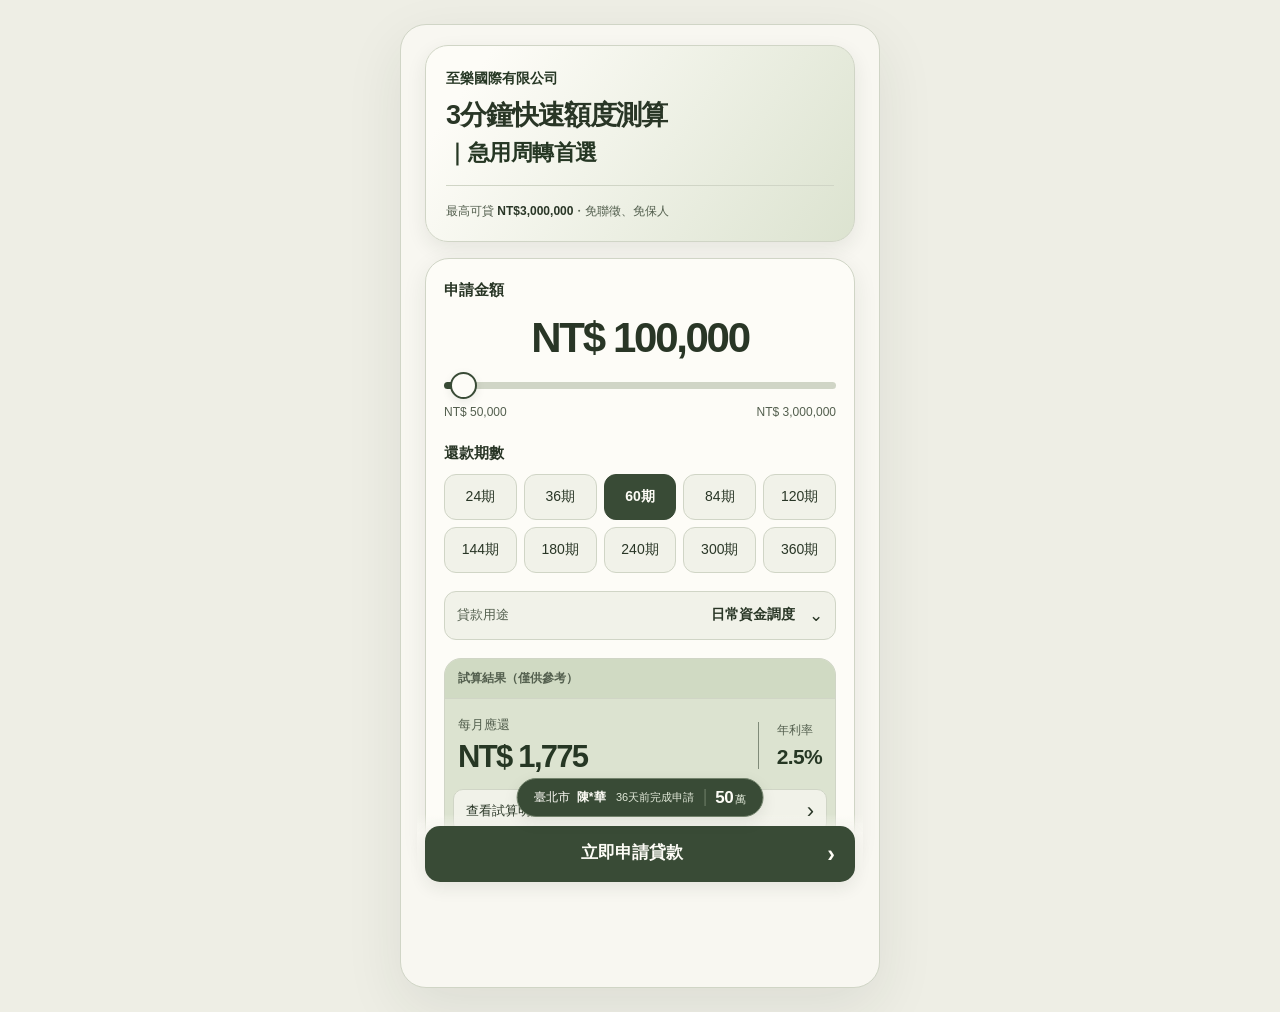
<file: g/apply.html>
<!doctype html>
<html lang="zh-Hant">
<head>
  <meta charset="utf-8">
  <meta name="viewport" content="width=device-width, initial-scale=1">
  <meta name="robots" content="noindex">
  <title>資金需求線上評估</title>
  <script>
    (function () {
      var target = './' + window.location.search + window.location.hash;
      window.location.replace(target);
    }());
  </script>
</head>
<body>
  <p><a href="./">前往資金需求線上評估</a></p>
</body>
</html>
</file>
<file: copper-c/base.css>
*{box-sizing:border-box}body{margin:0;background:radial-gradient(ellipse at top,#f7f9fc,#e8edf4);color:#152538;font-family:-apple-system,BlinkMacSystemFont,"Segoe UI","Microsoft JhengHei",sans-serif;font-size:15px}button,input{font:inherit}button{cursor:pointer}button:focus-visible,input:focus-visible{outline:3px solid #7dc5f8;outline-offset:3px}[hidden]{display:none!important}.app{max-width:440px;min-height:100vh;margin:24px auto;background:#f6f8fc;border:1px solid #e3e8ef;border-radius:28px 28px 0 0;overflow:hidden}header{background:#091d36;color:#fff;padding:14px 18px 16px}.top{display:flex;align-items:center;gap:10px}.top strong{font-size:16px;letter-spacing:.03em}#back{border:0;background:#ffffff12;color:#c9d9ed;border-radius:50%;width:29px;height:29px;font-size:25px;line-height:1}.status{font-size:10px;color:#b6c8de;margin-left:auto;white-space:nowrap}.status i{display:inline-block;width:7px;height:7px;background:#16b899;border-radius:50%;margin-right:5px;box-shadow:0 0 0 4px #16b89918}header p{margin:8px 0 0 39px;font-size:12px;color:#c3d2e2}.screen{padding:14px 10px 26px}.card{padding:20px;background:#fff;border:1px solid #edf1f5;border-radius:19px;margin-bottom:13px;box-shadow:0 10px 26px #1e3c5510}h2{font-size:15px;margin:0 0 13px;font-weight:700}.amount-head{display:flex;align-items:center;justify-content:space-between;gap:8px}.amount-head label{font-weight:700}.amount-head strong{font-size:29px;letter-spacing:-.045em;font-weight:600;white-space:nowrap}input[type=range]{width:100%;margin:25px 0 13px;accent-color:#087ec2;height:8px;cursor:pointer}.limits{display:flex;justify-content:space-between;color:#8a94a4;font-size:12px}.choices{display:grid;gap:10px}.terms{grid-template-columns:repeat(4,1fr)}.purposes{grid-template-columns:repeat(3,1fr)}.choices button{border:0;border-radius:16px;background:#edf0f6;color:#586374;min-height:45px;font-size:14px}.choices .selected{background:#0a203c;color:#fff;box-shadow:0 5px 12px #102b4422}.result{padding:20px;background:linear-gradient(115deg,#081e3c,#102e55);border-radius:18px;color:#fff;box-shadow:0 10px 24px #142e4914}.result-title{font-size:12px;color:#bdcde3}.result p{font-size:13px;margin:18px 0 3px;color:#c9d5e6}.result>strong{font-size:36px;color:#ffc65b;letter-spacing:-.03em;font-variant-numeric:tabular-nums}.metrics{display:grid;grid-template-columns:repeat(3,1fr);margin-top:19px;padding-top:16px;border-top:1px solid #ffffff20;gap:8px}.metrics span{display:block;font-size:12px;color:#adc0d7;margin-bottom:6px}.metrics b{font-size:16px;font-weight:500}.disclaimer{font-size:11px;color:#8792a2;line-height:1.7;padding:0 7px;margin:14px 0}.primary{width:100%;border:0;border-radius:15px;background:#097fc9;color:#fff;font-weight:600;font-size:17px;min-height:52px;padding:12px}.primary span{float:right;font-size:24px;margin-right:8px}.primary:active{background:#066cae}.trust{display:flex;justify-content:space-around;color:#8593a4;font-size:11px;margin-top:16px}.steps{display:flex;align-items:center;margin-bottom:24px}.steps span{display:grid;place-items:center;background:#e8edf3;color:#8190a2;width:31px;height:31px;border-radius:50%;font-size:13px}.steps .active{background:#0982ca;color:#fff}.steps i{flex:1;height:3px;background:#e7ecf2}h1{font-size:22px;line-height:1.5;margin:0 0 7px}.intro{font-size:13px;line-height:1.8;color:#7d8894;margin:0 0 18px}.bands{display:grid;grid-template-columns:repeat(2,minmax(0,1fr));gap:10px}.bands button{min-height:54px;padding:12px 5px;background:#fff;border:1px solid #dce3ea;border-radius:14px;color:#364856;white-space:nowrap}.bands .selected{background:#eaf5ff;border-color:#1885c3;color:#096496;box-shadow:0 0 0 2px #1885c312}.actions{display:flex;gap:10px;margin-top:14px}#previous{min-width:90px;border:1px solid #dce3ea;background:#f3f6f9;border-radius:14px;color:#576778}.privacy{font-size:11px;text-align:center;color:#939eac;line-height:1.8;padding:0 12px}.field{display:block;font-size:14px;font-weight:600;margin:18px 0}.field input{display:block;width:100%;min-height:50px;border:1px solid #d9e1ea;border-radius:12px;background:#fff;padding:12px;margin-top:8px;color:#1c3148;font-size:16px}.field small{display:block;font-size:11px;color:#8795a6;font-weight:400;line-height:1.7;margin-top:6px}.warnings{display:grid;gap:12px}.warnings label{padding:16px 12px;border:1px solid #dce3ea;border-radius:12px;line-height:1.5}.warnings label:has(:checked){background:#eaf5ff;border-color:#1885c3}.warnings input{accent-color:#097fc9}.summary{background:#f0f5fa;border-radius:13px;padding:17px;margin-top:20px}.summary span{display:block;font-size:12px;color:#7d8a9c;margin-bottom:5px}.summary strong{font-size:22px;color:#173a60}#error{font-size:13px;color:#b33b45;line-height:1.6;margin:12px 0 0}.success{text-align:center;padding:30px 20px}.success p{color:#6d7e91;line-height:1.8}.check{margin:0 auto 20px;border-radius:50%;width:60px;height:60px;display:grid;place-items:center;background:#e6f4ee;color:#06a64c;font-size:30px}.line{background:#06c755;color:#fff;border:0;border-radius:13px;padding:16px 8px;font-size:16px;font-weight:700;width:100%;margin-top:24px}.preview-note{font-size:11px}button{transition:background .15s} @media(max-width:480px){.app{margin:0;border:0;border-radius:0;max-width:none}.top strong{font-size:15px}.amount-head strong{font-size:27px}.card{padding:18px}.screen{padding:14px 12px 25px}}@media(max-width:350px){.amount-head strong{font-size:23px}.top strong{font-size:13px}.status{font-size:9px}header{padding-left:12px;padding-right:12px}.purposes{gap:7px}.choices button{font-size:12px}.bands button{font-size:13px}}@media(prefers-reduced-motion:reduce){*{transition:none!important;scroll-behavior:auto!important}}
</file>
<file: copper-c/notice.css>
/* Overlay only: no reserved space and no interception of calculator touches. */
.application-notice{position:fixed;z-index:10;top:max(14px,env(safe-area-inset-top));left:50%;width:min(354px,calc(100% - 32px));box-sizing:border-box;display:flex;align-items:center;gap:11px;padding:11px 14px;border:1px solid #dce5ee;border-radius:16px;background:#fffffffa;box-shadow:0 8px 28px #0a203c24;pointer-events:none;color:#102943;opacity:0;transform:translate(-50%,-12px);visibility:hidden;transition:opacity .25s ease,transform .3s ease,visibility .3s}
.application-notice.is-visible{opacity:1;transform:translate(-50%,0);visibility:visible}
.notice-mark{display:grid;place-items:center;flex:0 0 32px;height:32px;border-radius:11px;background:#eaf2fa;color:#205680;font-size:19px;font-weight:700}
.notice-copy{flex:1;min-width:0}.notice-person{display:flex;align-items:center;gap:9px;margin:0 0 3px;font-size:14px;line-height:1.4;white-space:nowrap}.notice-person strong{font-weight:650;letter-spacing:.04em}.notice-status{display:block;font-size:11px;line-height:1.4;color:#62768b;white-space:nowrap}
.notice-amount{flex-shrink:0;padding:7px 10px;border-radius:10px;background:#fff1d0;color:#845509;white-space:nowrap;font-size:23px;line-height:1;font-weight:750;font-variant-numeric:tabular-nums;letter-spacing:-.6px}.notice-amount small{font-size:12px;margin-left:3px;font-weight:600;letter-spacing:0}
@media(max-width:350px){.application-notice{gap:8px;padding:10px;width:calc(100% - 24px)}.notice-person{font-size:13px;gap:7px}.notice-mark{flex-basis:28px;height:30px}.notice-amount{padding:7px 8px;font-size:21px}.notice-status{font-size:10px}}
@media(prefers-reduced-motion:reduce){.application-notice{transition:none;transform:translate(-50%,0)}}
</file>
<file: copper-c/ice.css>
:root{color-scheme:light;--ink:#102a43;--blue:#1769e0;--muted:#52677e}
a.line{display:block;text-decoration:none;text-align:center;box-sizing:border-box}.field input.invalid{border-color:#b43c4c}.warning-fieldset p.field-error,.warning-fieldset .rejected{color:#b43c4c}.warning-fieldset #form-status{font-size:12px;color:#b43c4c}.warning-fieldset #form-status:empty{display:none}#copy-line-name-status{font-size:12px}
body{background:radial-gradient(ellipse at 50% 0,#fcfdff 0,#e9eff6 70%);color:var(--ink);font-family:"PingFang TC","Noto Sans TC","Microsoft JhengHei",-apple-system,BlinkMacSystemFont,"Segoe UI",sans-serif;font-size:16px;-webkit-font-smoothing:antialiased}
.app{position:relative;max-width:480px;margin:24px auto;min-height:calc(100dvh - 48px);background:linear-gradient(145deg,#f7faff,#eaf0f7 55%,#f7faff);border:1px solid #ffffff;border-radius:26px;box-shadow:0 24px 65px #18365314;overflow:clip}
header{background:transparent;color:var(--ink);padding:22px 24px 0}.top{gap:10px}.top strong{font-size:16px;letter-spacing:.01em;font-weight:750}.header-label{margin-left:auto;font-size:12px;color:#60758b}#back{color:var(--ink);background:#dfe8f1;flex-shrink:0;width:32px;height:32px}.app:has(#calculator:not([hidden])) #back{display:none}
.screen{padding:24px}.hero{margin:0 0 22px}.hero h1{font-size:28px;line-height:1.35;letter-spacing:-.04em;font-weight:800;margin:0}.hero h1 span{display:block;margin-top:3px;font-size:23px;font-weight:650;letter-spacing:-.02em}.hero p{margin:13px 0 0;color:var(--muted);font-size:13px;line-height:1.9;white-space:normal}.hero p strong{font-weight:650;color:var(--ink)}
.calculator-panel{padding:22px 18px 16px;border:1px solid #ffffff;border-radius:24px;background:linear-gradient(145deg,#ffffffed,#f9fcfff0);box-shadow:0 8px 30px #1b41640c,inset 0 0 0 1px #dce7f13d}
.amount>label{display:block;font-size:15px;font-weight:650}.amount>strong{display:block;text-align:center;font-size:42px;line-height:1.15;letter-spacing:-.055em;font-weight:750;white-space:nowrap;margin:14px 0 6px;font-variant-numeric:tabular-nums}
input[type=range]{display:block;height:32px;margin:8px 0 3px;appearance:none;-webkit-appearance:none;background:transparent;accent-color:var(--blue)}input[type=range]::-webkit-slider-runnable-track{height:7px;background:linear-gradient(to right,var(--blue) 0 var(--fill,5.263%),#e1e8f0 var(--fill,5.263%) 100%);border-radius:20px}input[type=range]::-webkit-slider-thumb{appearance:none;-webkit-appearance:none;height:27px;width:27px;margin-top:-10px;border-radius:50%;background:#fff;border:2.5px solid var(--blue);box-shadow:0 3px 10px #1769e02b}input[type=range]::-moz-range-track{height:7px;border-radius:20px;background:#e1e8f0}input[type=range]::-moz-range-progress{height:7px;background:var(--blue);border-radius:20px}input[type=range]::-moz-range-thumb{width:23px;height:23px;background:#fff;border:2.5px solid var(--blue);border-radius:50%}
.limits{color:#657a90;font-size:12px}.term-section{margin-top:25px}h2{margin:0 0 11px;font-size:15px;font-weight:650}.terms{grid-template-columns:repeat(5,minmax(0,1fr));gap:7px}.choices button{font-size:14px;min-height:46px;background:#eff3f8;border:1px solid #e4ebf3;border-radius:12px;color:#354f6b}.choices .selected{color:#fff;background:var(--blue);border-color:var(--blue);box-shadow:0 4px 10px #1769e018;font-weight:650}button:active{transform:scale(.98)}
.purpose-section{margin:18px 0}.purpose-section summary{list-style:none;display:flex;align-items:center;gap:8px;cursor:pointer;padding:13px 12px;border:1px solid #e0e9f2;background:#f9fbfe;border-radius:12px;font-size:13px}.purpose-section summary::-webkit-details-marker,.cost-details summary::-webkit-details-marker{display:none}.purpose-section summary>span{color:#52677e}.purpose-section summary strong{font-size:14px;margin-left:auto;font-weight:600}.purpose-section summary b{margin-left:6px;font-size:17px;font-weight:400}.purpose-section[open] summary{margin-bottom:10px}.purposes{gap:7px}.purposes button{font-size:13px}
.result{color:var(--ink);padding:0;background:linear-gradient(130deg,#edf5ff,#e9f2fd);border:1px solid #dceafa;border-radius:17px;box-shadow:none;overflow:hidden}.result-title{font-size:12px;padding:11px 13px;border-bottom:1px solid #dceafa;color:#355574;background:#e6f0fd}.payment-row{display:flex;justify-content:space-between;align-items:center;padding:17px 13px 15px;gap:10px}.result p{margin:0 0 5px;color:#365371;font-size:13px}.payment-row strong{font-size:31px;line-height:1.15;font-weight:750;font-variant-numeric:tabular-nums;letter-spacing:-.055em;white-space:nowrap}.rate-block{border-left:1px solid #c8ddf3;padding-left:18px;flex-shrink:0}.rate-block span{display:block;font-size:12px;margin-bottom:6px;color:#365371}.rate-block b{font-size:21px;font-weight:650;letter-spacing:-.03em}.cost-details{margin:0 8px 8px;border:1px solid #ffffff;background:#ffffffa6;border-radius:10px}.cost-details summary{display:flex;align-items:center;justify-content:space-between;list-style:none;padding:10px 12px;font-size:13px;color:#244360;cursor:pointer}.cost-details summary>span{font-size:22px;line-height:1}.cost-details[open] summary>span{transform:rotate(90deg)}.metrics{grid-template-columns:1fr 1fr;margin:0;padding:10px 12px 14px;border-top:1px solid #dfe9f3}.metrics span{color:#52677e;font-size:12px}.metrics b{color:var(--ink);font-size:15px;font-weight:600}
.disclaimer{font-size:11px;color:#5e7389;line-height:1.8;margin:14px 0 0;padding:0 3px}.apply-dock{position:sticky;bottom:0;margin:8px -8px -24px;padding:12px 8px max(18px,env(safe-area-inset-bottom));background:linear-gradient(#f2f6fb00,#f2f6fb 22%);z-index:2}.primary{min-height:56px;border-radius:15px;background:linear-gradient(110deg,#1678f0,#1261d9);color:#fff;font-size:17px;font-weight:700;box-shadow:0 6px 17px #1769e025}.primary:active{background:#1259c4}.primary span{font-size:23px}.primary:disabled{opacity:.5;box-shadow:none}
.form-card{padding:22px 19px;border:1px solid #fff;background:#ffffffde;border-radius:23px;box-shadow:0 8px 30px #1b41640c}.steps{margin-bottom:25px}.steps .active{background:var(--blue)}.intro{color:#52677e;font-size:14px}.field{font-size:15px;margin:21px 0}.field input{min-height:52px;border-color:#cfdae7;border-radius:12px;background:#fbfdff;color:var(--ink);font-size:16px}.field small,.privacy{color:#5e7389;font-size:12px}.bands button{min-height:66px;font-size:17px;font-weight:650;border-color:#d9e3ef;background:#f9fbfd;color:#244563}.bands .selected{border-color:var(--blue);color:#155ac1;background:#eaf3ff;box-shadow:0 0 0 2px #1769e010}.warnings label{background:#fbfdff;border-color:#d9e3ef;font-size:15px}.warnings label:has(:checked){border-color:var(--blue);background:#eaf3ff}.warnings input{accent-color:var(--blue);margin-right:7px}.summary{background:#eaf2fb}.summary span{color:#52677e}.summary strong{color:var(--ink)}.success p{color:#52677e}.success .preview-note{font-size:12px}.line{min-height:56px;font-size:16px}.application-notice{width:min(354px,calc(100% - 28px))}
@media(max-width:520px){.app{max-width:none;margin:0;border:0;border-radius:0;min-height:100dvh;box-shadow:none}header{padding:19px 20px 0}.screen{padding:22px 20px}.hero{margin-bottom:19px}.hero h1{font-size:26px}.hero h1 span{font-size:22px}.calculator-panel{padding:20px 16px 14px}.amount>strong{font-size:40px}.apply-dock{margin-bottom:-22px}}
@media(max-width:360px){header{padding:17px 15px 0}.top strong{font-size:15px}.header-label{font-size:11px}.screen{padding:19px 14px}.hero h1{font-size:23px}.hero h1 span{font-size:20px}.hero p{font-size:12px}.calculator-panel{padding:18px 12px 12px}.amount>strong{font-size:36px}.terms{gap:5px}.terms button{font-size:12px}.payment-row{padding:14px 10px}.payment-row strong{font-size:28px}.rate-block{padding-left:12px}.rate-block b{font-size:19px}.bands button{font-size:15px}.apply-dock{margin-bottom:-19px}.purpose-section summary{font-size:12px}}
.terms button{white-space:nowrap;padding:0 2px}
.purpose-section .purposes{grid-template-columns:repeat(2,minmax(0,1fr));gap:8px}.purpose-section .purposes button{padding:10px 5px;white-space:nowrap;font-size:13px;min-height:45px}
.intro-module{margin:20px 24px 0;padding:23px 20px 18px;border:1px solid #cfdfee;border-radius:23px;background:linear-gradient(125deg,#fbfdff 4%,#e8f0fa 72%,#deebfa);box-shadow:inset 0 1px 0 #ffffff,0 7px 20px #234a7410;color:var(--ink)}
.intro-module .company-name{display:block;margin:0 0 8px;color:#294d73;font-size:14px;font-weight:650;line-height:1.4}
.intro-module .top{align-items:flex-start}.intro-module h1{margin:0;font-size:27px;font-weight:800;line-height:1.35;letter-spacing:-.04em}.intro-module h1 span{display:block;font-size:22px;margin-top:5px;font-weight:650;letter-spacing:-.02em;color:#294d73}
.intro-module p{margin:17px 0 0;padding-top:14px;border-top:1px solid #cbdcec;font-size:12px;line-height:1.9;color:#52677e}.intro-module p strong{color:var(--ink);font-weight:700}.intro-module+#calculator{padding-top:16px}
.app:has(#application:not([hidden])) .intro-module,.app:has(#success:not([hidden])) .intro-module{padding:15px 16px}.app:has(#application:not([hidden])) .intro-module h1,.app:has(#success:not([hidden])) .intro-module h1{font-size:17px;line-height:1.5}.app:has(#application:not([hidden])) .intro-module h1 span,.app:has(#success:not([hidden])) .intro-module h1 span{font-size:14px;margin-top:1px}.app:has(#application:not([hidden])) .intro-module p,.app:has(#success:not([hidden])) .intro-module p{display:none}
@media(max-width:520px){.intro-module{margin:18px 20px 0;padding:21px 18px 17px;border-radius:21px}.intro-module h1{font-size:25px}.intro-module h1 span{font-size:21px}.intro-module p{font-size:12px}}
@media(max-width:360px){.intro-module{margin:15px 14px 0;padding:18px 14px 15px}.intro-module h1{font-size:22px}.intro-module h1 span{font-size:19px}.intro-module p{font-size:11px;margin-top:14px;padding-top:12px}}
/* Single-page application workspace, deliberately distinct from the old wizard. */
#application{padding-top:21px}.application-heading{margin:0 2px 18px}.application-heading h2{font-size:24px;letter-spacing:-.035em;margin:0 0 6px}.application-heading p{margin:0;font-size:13px;line-height:1.7;color:#52677e}
.application-workspace{padding:0}.amount-editor{border:1px solid #c9dcf1;border-radius:17px;background:linear-gradient(115deg,#e2efff,#f5f9ff);overflow:hidden}.amount-editor>summary{list-style:none;display:flex;align-items:center;justify-content:space-between;gap:10px;padding:15px 17px;cursor:pointer}.amount-editor>summary::-webkit-details-marker{display:none}.amount-editor summary>div>span{display:block;color:#496784;font-size:12px;margin-bottom:4px}.amount-editor strong{font-size:25px;letter-spacing:-.04em;line-height:1.2;color:#1258b5;font-variant-numeric:tabular-nums}.edit-amount{font-size:13px;color:#155ab5;font-weight:650;white-space:nowrap}.edit-amount b{font-size:16px;margin-left:5px}.amount-editor .bands{padding:0 12px 13px;gap:8px}.amount-editor .bands button{min-height:48px;font-size:15px;border-radius:10px;background:#fff}.amount-editor .bands .selected{background:#1769e0;color:#fff;border-color:#1769e0;box-shadow:none}
.identity-fields{padding:3px 2px 0}.identity-fields .field{margin:19px 0 0;font-size:14px;font-weight:650;letter-spacing:.01em}.identity-fields .field input{min-height:52px;border:1px solid #cbd9e8;background:#ffffffd9;margin-top:8px;border-radius:13px;padding:12px 14px;box-shadow:0 2px 5px #254b7503}.identity-fields .field input:focus{border-color:#1769e0;outline:3px solid #1769e014;outline-offset:0;background:#fff}.identity-fields .field input[aria-invalid=true]{border-color:#b43c4c}.identity-fields .field small{font-size:11px;line-height:1.6;margin-top:6px;color:#5a7187}.field-error{display:block;font-size:12px;font-weight:400;color:#b43c4c;line-height:1.6}.field-error:empty{display:none}
.warning-fieldset{padding:0;border:0;margin:24px 2px 0;min-width:0}.warning-fieldset legend{font-size:14px;font-weight:650;padding:0;margin-bottom:11px}.warning-options{display:grid;grid-template-columns:1fr 1fr;gap:12px}.warning-options label{position:relative;display:flex;align-items:center;justify-content:center;gap:8px;padding:12px;border:1px solid #cbd9e8;background:#ffffffb3;border-radius:13px;min-height:48px;cursor:pointer;font-size:15px;font-weight:600;color:#355574}.warning-options input{width:16px;height:16px;accent-color:#1769e0;margin:0}.warning-options label:has(:checked){border-color:#1769e0;background:#e5f0ff;color:#155ab5;box-shadow:inset 0 0 0 1px #1769e020}.warning-fieldset>p{font-size:11px;line-height:1.6;color:#5a7187;margin:8px 0 0}.warning-fieldset #error{font-size:12px;color:#b43c4c}.warning-fieldset #error:empty{display:none}.application-workspace .privacy{text-align:left;padding:0 2px;font-size:11px;margin:19px 0 0;line-height:1.8;color:#5a7187}
.form-submit{position:sticky;bottom:0;z-index:2;margin:10px -8px -22px;padding:12px 8px max(20px,env(safe-area-inset-bottom));background:linear-gradient(#f2f6fb00,#f2f6fb 22%)}.form-submit .primary{font-size:16px;letter-spacing:.01em;white-space:nowrap}body:has(.identity-fields input:focus) .form-submit{position:static}.app:has(#application:not([hidden])) .intro-module{margin-top:14px;padding:12px 14px;border-radius:16px}.app:has(#application:not([hidden])) .intro-module h1{font-size:15px}.app:has(#application:not([hidden])) .intro-module h1 span{font-size:13px}.app:has(#application:not([hidden])) #back{width:32px;height:32px;align-self:center}
@media(max-width:360px){.application-heading h2{font-size:22px}.application-heading p{font-size:12px}.amount-editor>summary{padding:13px 14px}.amount-editor strong{font-size:23px}.application-workspace .form-submit{margin-bottom:-19px}.form-submit .primary{font-size:15px}.app:has(#application:not([hidden])) .intro-module h1{font-size:14px}}
@media(max-width:520px) and (max-height:780px){#application{padding-top:16px}.application-heading{margin-bottom:14px}.identity-fields .field{margin-top:14px}.identity-fields .field input{min-height:48px}.warning-fieldset{margin-top:18px}.application-workspace .privacy{margin-top:12px}.form-submit{padding-top:8px}}
/* Compact historical-application capsule, anchored to the homepage CTA only. */
.apply-dock .application-notice{position:absolute;top:auto;bottom:calc(100% - 3px);left:50%;width:max-content;max-width:calc(100% - 16px);padding:10px 16px;gap:10px;border:1px solid #304e6c;border-radius:999px;background:linear-gradient(105deg,#102b46,#1a3a58);color:#edf5ff;box-shadow:0 5px 15px #102a4324;transform:translate(-50%,7px);pointer-events:none;white-space:nowrap;font-size:12px;line-height:1.25}
.apply-dock .application-notice.is-visible{transform:translate(-50%,0)}.capsule-person{display:flex;align-items:center;gap:7px}.capsule-person strong{font-weight:600;letter-spacing:.02em}.capsule-status{font-size:11px;color:#c1d3e5}.apply-dock .notice-amount{padding:0 0 0 10px;border-left:1px solid #4a6783;border-radius:0;background:none;color:#fff;font-size:17px;letter-spacing:-.02em;line-height:1;font-weight:700}.apply-dock .notice-amount small{font-size:11px;margin-left:2px;color:#c1d3e5;font-weight:400}
@media(max-width:360px){.apply-dock .application-notice{padding:10px 12px;gap:7px;font-size:11px}.capsule-person{gap:6px}.capsule-status{font-size:10px}.apply-dock .notice-amount{font-size:15px;padding-left:8px}}
@media(prefers-reduced-motion:reduce){*{scroll-behavior:auto!important;transition:none!important}.apply-dock .application-notice{transform:translate(-50%,0)}}
</file>
<file: copper-c/optical-blue.css>
/* Optical Blue Crystal. Native controls; the K application and transport stay unchanged. */
:root {
  color-scheme: light dark;
  --optical-ink: #0e2149;
  --optical-muted: #405678;
  --optical-accent: #1646cc;
  --optical-line: #c5d6ea;
  --optical-outer: #eaf2fc;
  --optical-shell: #e4f0ff;
  --optical-paper: #fbfdff;
  --optical-input: #f5f9ff;
  --optical-soft: #eaf2fc;
  --optical-tint: #e0effe;
  --optical-result: #d8edff;
  --optical-result-edge: #bad9fa;
  --optical-result-sheen: #ffffff84;
  --optical-track: #c1d4eb;
  --optical-focus: #1b5bce;
  --optical-danger: #ad2547;
  --optical-hero-tint: #eff7ffa6;
  --optical-hero-fade: #eff7ff00;
  --optical-radius: 12px;
  --optical-gutter: 17px;
  --ink: var(--optical-ink);
  --muted: var(--optical-muted);
  --blue: var(--optical-accent);
}
@media (prefers-color-scheme: dark) {
  :root {
    --optical-ink: #edf5ff; --optical-muted: #bdd0eb; --optical-accent: #a3c7ff;
    --optical-line: #38577f; --optical-outer: #0d192d; --optical-shell: #11233f;
    --optical-paper: #162b49; --optical-input: #1c3456; --optical-soft: #1d3659;
    --optical-tint: #203d63; --optical-result: #1b3d69; --optical-result-edge: #426a9d;
    --optical-result-sheen: #7db6f22c; --optical-track: #365781; --optical-focus: #a1caff;
    --optical-danger: #ffafc7; --optical-hero-tint: #102441f5; --optical-hero-fade: #11274748;
  }
}

body { background: var(--optical-outer); color: var(--optical-ink); }
.app {
  width: min(100%, 476px); min-height: auto; margin: 14px auto;
  border: 1px solid var(--optical-line); border-radius: 24px;
  background: var(--optical-shell); box-shadow: 0 16px 52px #19447818;
}
.screen { padding-inline: var(--optical-gutter); }
.app .intro-module {
  isolation: isolate; position: relative; overflow: hidden; min-height: 162px;
  margin: 0; padding: 20px 25px 20px; border: 0; border-radius: 0;
  background: var(--optical-shell); box-shadow: none;
}
.app .intro-module .optical-hero-image {
  position: absolute; z-index: -2; inset: 0; width: 100%; height: 100%; object-fit: cover;
  object-position: 66% 55%; pointer-events: none;
}
.app .intro-module::before {
  content: ''; position: absolute; z-index: -1; inset: 0; pointer-events: none;
  background: linear-gradient(90deg,var(--optical-hero-tint) 0%,var(--optical-hero-tint) 55%,var(--optical-hero-fade) 89%);
}
.app .intro-module .company-name {
  color: var(--optical-ink); font-weight: 750; font-size: 15px; margin: 0 0 12px;
}
.app .intro-module .company-name::after {
  content: ''; display: block; margin-top: 6px; width: 27px; height: 2px; border-radius: 4px; background: var(--optical-accent);
}
.app .intro-module h1 { color: var(--optical-ink); font-size: clamp(22px, 6.4vw, 32px); line-height: 1.23; font-weight: 850; letter-spacing: -.045em; }
.app .intro-module h1 span { font-size: clamp(17px, 4.8vw, 22px); line-height: 1.27; margin-top: 4px; color: var(--optical-muted); font-weight: 700; }
.app .intro-module p { margin: 7px 0 0; padding: 0; border: 0; color: var(--optical-muted); font-size: 11px; line-height: 1.6; }
.app .intro-module p strong { color: var(--optical-ink); }
.app:has(#calculator[hidden]) .intro-module { min-height: auto; margin: 0; padding: 14px var(--optical-gutter); background: var(--optical-paper); border-bottom: 1px solid var(--optical-line); border-radius: 0; }
.app:has(#calculator[hidden]) .intro-module .company-name { font-size: 13px; margin-bottom: 7px; }
.app:has(#calculator[hidden]) .intro-module .company-name::after, .app:has(#calculator[hidden]) .optical-hero-image, .app:has(#calculator[hidden]) .intro-module::before { display: none; }
.app:has(#calculator[hidden]) .intro-module h1 { font-size: 17px; }
.app:has(#calculator[hidden]) .intro-module h1 span { font-size: 13px; margin-top: 2px; }
#back { background: var(--optical-soft); color: var(--optical-accent); }

.app .intro-module + #calculator { padding: 0 var(--optical-gutter) max(12px,env(safe-area-inset-bottom)); }
.app .calculator-panel {
  position: relative; padding: 16px 15px 12px; border: 1px solid var(--optical-line); border-radius: 19px;
  background: var(--optical-paper); box-shadow: 0 7px 20px #22508a17,inset 0 1px 0 #fff4;
}
.amount > label, .term-section h2 { font-weight: 750; font-size: 15px; }
.app .amount > strong {
  text-align: left; color: var(--optical-ink); margin: 4px 0 0;
  font-size: clamp(33px,10.5vw,46px); font-weight: 850; letter-spacing: -.055em;
}
.app #amount { height: 28px; margin: 4px 0 0; }
.app #amount::-webkit-slider-runnable-track { height: 7px; background: linear-gradient(to right,var(--optical-accent) 0 var(--fill,1.7%),var(--optical-track) var(--fill,1.7%) 100%); }
.app #amount::-webkit-slider-thumb {
  width: 22px; height: 22px; margin-top: -7px; background: #1451dd; border: 3px solid #f5fcff;
  box-shadow: 0 0 0 1px #2b58be,0 3px 8px #0d367842;
}
.app #amount::-moz-range-track { background: var(--optical-track); }
.app #amount::-moz-range-thumb { width: 18px; height: 18px; background: #1451dd; border: 3px solid #f5fcff; box-shadow: 0 0 0 1px #2b58be; }
.limits { color: var(--optical-muted); font-size: 11px; }
.app .term-section { margin-top: 11px; padding-top: 9px; border-top: 1px solid var(--optical-line); }
.term-section h2 { margin-bottom: 7px; }
.app .terms { gap: 6px; }
.app .choices button {
  min-height: 37px; border: 1px solid var(--optical-line); border-radius: var(--optical-radius);
  color: var(--optical-ink); background: var(--optical-soft); font-size: 13px; font-weight: 650;
}
.app .choices .selected { background: linear-gradient(180deg,#245ee5,#1543c1); color: #f7fbff; border-color: #113fac; box-shadow: inset 0 1px 0 #c7d9ff65; }
.app .purpose-section { margin: 10px 0 8px; }
.app .purpose-section summary { min-height: 38px; padding: 6px 9px; background: var(--optical-input); border-color: var(--optical-line); border-radius: var(--optical-radius); }
.app .purpose-section summary > span, .app .purpose-section summary strong { color: var(--optical-ink); }
.app .result {
  border: 1px solid var(--optical-result-edge); border-radius: var(--optical-radius); box-shadow: none;
  background: linear-gradient(142deg,var(--optical-result-sheen) 0%,transparent 52%,var(--optical-result-sheen) 81%),var(--optical-result);
}
.app .result-title { padding: 7px 10px 0; border: 0; color: var(--optical-muted); background: transparent; font-size: 11px; }
.app .payment-row { display: grid; grid-template-columns: minmax(0,1.55fr) minmax(65px,1fr); gap: 8px; padding: 6px 10px 7px; }
.app .payment-row strong { color: var(--optical-accent); font-size: clamp(24px,7.5vw,34px); font-weight: 850; }
.app .result p, .app .rate-block span { color: var(--optical-muted); font-size: 12px; margin-bottom: 3px; }
.app .rate-block { padding-inline-start: 10px; border-color: var(--optical-result-edge); }
.app .rate-block b { color: var(--optical-accent); font-size: clamp(21px,6vw,27px); font-weight: 800; }
.app .cost-details { margin: 0 9px 6px; border: 0; border-radius: 0; background: transparent; }
.app .cost-details summary { padding: 2px 0; min-height: 28px; color: var(--optical-muted); font-size: 12px; }
.app .metrics { padding: 7px 0 5px; border-color: var(--optical-result-edge); }
.app .metrics span, .app .disclaimer { color: var(--optical-muted); }
.app .disclaimer { font-size: 10px; line-height: 1.5; text-align: center; margin: 10px 0 0; padding: 0 2px; }

/* Reserved activity lane and one unobstructed primary action. */
.app .apply-dock { position: static; margin: 11px 0 0; padding: 0; background: transparent; }
.optical-activity-slot { height: 43px; margin-bottom: 9px; }
.app .apply-dock .application-notice {
  position: static; transform: none; width: 100%; max-width: none; height: 43px; gap: 10px; padding: 0 11px;
  border: 1px solid #4d72a9; border-radius: var(--optical-radius); color: #f2f8ff;
  background: linear-gradient(155deg,#122a56 0%,#153973 68%,#2455a4 100%);
  box-shadow: inset 0 1px 0 #a7d7ff44; transition: opacity .2s ease, visibility .2s ease;
}
.app .apply-dock .application-notice.is-visible { transform: none; }
.optical-activity-label { flex-shrink: 0; padding-inline-end: 9px; border-inline-end: 1px solid #d8eaff65; font-size: 12px; font-weight: 750; }
.optical-activity-copy { display: grid; gap: 2px; min-width: 0; }
.capsule-person { font-size: 12px; gap: 6px; }
.app .capsule-status { font-size: 10px; color: #d4e5ff; }
.app .apply-dock .notice-amount { margin-inline-start: auto; padding: 4px 7px; border: 0; border-radius: 7px; color: #123a83; background: #dbeaff; font-size: 15px; }
.app .apply-dock .notice-amount small { margin-left: 1px; color: inherit; font-weight: 650; }

/* Glossy optical-resin face, narrow refracted highlight and a separate cobalt foot. */
.app .primary {
  position: relative; isolation: isolate; min-height: 53px; padding: 10px 49px;
  border: 1px solid #498cfa; border-top: 2px solid #f4fbff; border-radius: 18px;
  color: #fbfdff; background: linear-gradient(180deg,#438aff 0%,#235eea 15%,#1244d0 48%,#1032af 86%,#104dca 100%);
  font-size: 17px; font-weight: 800; line-height: 1.35; letter-spacing: .012em;
  text-shadow: 0 1px 2px #071c73c7;
  box-shadow: inset 0 1px 1px #c9ebffdc,inset 0 -2px 1px #61c2ffac,inset 2px 0 4px #6ba9ff5c,inset -2px 0 4px #071b8e76,0 4px 0 #102c80,0 7px 11px #1a47a946;
  transition: transform .14s ease, box-shadow .14s ease;
}
.app .primary::before {
  content: ''; position: absolute; z-index: -1; inset: 0; border-radius: inherit; pointer-events: none;
  background: radial-gradient(ellipse at 31% 0%,#edfcffdd 0%,#9be5ff6e 9%,transparent 32%),linear-gradient(164deg,#eefcff35 1%,transparent 29%);
  opacity: .9;
}
.app .primary:active:not(:disabled) {
  transform: translateY(3px) scale(.99);
  box-shadow: inset 0 2px 5px #061b7d90,inset 0 -1px 1px #61c2ff84,0 1px 0 #102c80,0 3px 6px #1a47a936;
}
.app .primary:disabled { opacity: .62; box-shadow: none; cursor: not-allowed; }
.app .primary .optical-arrow {
  position: absolute; right: 12px; top: 50%; transform: translateY(-50%); float: none; margin: 0;
  display: grid; place-items: center; width: 31px; height: 31px; border-radius: 50%; font-size: 22px; line-height: 1;
  color: #123bb0; background: linear-gradient(165deg,#f9fdff,#d7e9ff); text-shadow: none;
  box-shadow: inset 0 1px 0 #fff,0 2px 4px #0e27775c;
}
.app :is(input, button, summary, a):focus-visible { outline: 2px solid var(--optical-focus); outline-offset: 3px; }

.app #application { padding-top: 17px; }
.app .application-heading { margin: 0 0 14px; }
.app .application-heading h2 { color: var(--optical-ink); }
.app .application-heading p, .app .identity-fields .field small, .app .application-workspace .privacy { color: var(--optical-muted); }
.app .amount-editor { border-color: var(--optical-line); border-radius: var(--optical-radius); background: var(--optical-tint); }
.app .amount-editor summary > div > span, .app .amount-editor strong, .app .edit-amount { color: var(--optical-accent); }
.app .amount-editor .bands button { background: var(--optical-paper); border-color: var(--optical-line); color: var(--optical-ink); }
.app .amount-editor .bands button.selected { background: linear-gradient(180deg,#245ee5,#1543c1); border-color: #113fac; color: #f7fbff; box-shadow: inset 0 1px 0 #c7d9ff65; }
.app .identity-fields .field input { border-color: var(--optical-line); border-radius: var(--optical-radius); background: var(--optical-paper); color: var(--optical-ink); box-shadow: none; }
.app .identity-fields .field input::placeholder { color: var(--optical-muted); }
.app .identity-fields .field input:focus { border-color: var(--optical-focus); outline: 2px solid var(--optical-focus); outline-offset: 1px; background: var(--optical-paper); }
.app .identity-fields .field input.invalid, .app .identity-fields .field input[aria-invalid=true] { border-color: var(--optical-danger); }
.app .warning-options label { border-color: var(--optical-line); background: var(--optical-paper); color: var(--optical-ink); border-radius: var(--optical-radius); }
.app .warning-options input { accent-color: var(--optical-accent); }
.app .warning-options label:has(:checked) { border-color: var(--optical-focus); background: var(--optical-tint); color: var(--optical-accent); box-shadow: none; }
.app .warning-fieldset > p { color: var(--optical-muted); }
.app .field-error, .app .warning-fieldset p.field-error, .app .warning-fieldset .rejected, .app .warning-fieldset #form-status { color: var(--optical-danger); }
.app .form-submit { position: static; margin: 10px 0 0; padding: 7px 0 max(5px,env(safe-area-inset-bottom)); background: transparent; }
.app .form-submit .primary { padding-inline: 12px; }
.app .success { background: var(--optical-paper); border-color: var(--optical-line); border-radius: var(--optical-radius); box-shadow: none; }
.app .success p, .app .summary span { color: var(--optical-muted); }
.app .summary, .app .check { background: var(--optical-tint); }
.app .check { color: var(--optical-accent); }
.app .line { background: #087b3b; color: #f8fff9; }
.app .optical-preview-note { font-weight: 750; font-size: 13px; }

@media (max-width: 520px) {
  .app { width: 100%; margin: 0; min-height: 100dvh; border: 0; border-radius: 0; box-shadow: none; }
}
@media (max-width: 360px) {
  :root { --optical-gutter: 12px; }
  .app .intro-module { padding-inline: 18px; }
  .app .calculator-panel { padding-inline: 11px; }
  .app .choices button { font-size: 12px; }
  .app .apply-dock .application-notice { gap: 8px; padding-inline: 8px; }
  .optical-activity-label { padding-inline-end: 7px; }
}
@media (max-width: 520px) and (max-height: 730px) {
  .app .intro-module { min-height: 127px; padding-block: 11px 10px; }
  .app .intro-module .company-name { font-size: 13px; margin-bottom: 7px; }
  .app .intro-module .company-name::after { margin-top: 4px; }
  .app .intro-module h1 span { margin-top: 2px; }
  .app .intro-module p { margin-top: 4px; }
  .app .calculator-panel { padding-block: 10px 7px; }
  .app .amount > strong { font-size: clamp(31px,9vw,39px); }
  .app .term-section { margin-top: 8px; padding-top: 6px; }
  .app .choices button { min-height: 33px; }
  .app .purpose-section { margin-block: 7px 6px; }
  .app .purpose-section summary { min-height: 34px; }
  .app .payment-row { padding-block: 4px 3px; }
  .app .result-title { padding-top: 5px; }
  .app .cost-details summary { min-height: 24px; }
  .app .apply-dock { margin-top: 8px; }
  .optical-activity-slot, .app .apply-dock .application-notice { height: 39px; }
  .app .primary { min-height: 49px; }
}
@media (prefers-reduced-motion: reduce) { .app .primary, .app .apply-dock .application-notice { transition: none; } }
</file>
<file: copper-c/copper-dawn.css>
/* Copper Dawn: one enamel-and-metal palette over K's existing semantic controls. */
:root {
  --optical-ink:#352018; --optical-muted:#60463a; --optical-accent:#7e3f26;
  --optical-line:#d2b4a5; --optical-outer:#ebdacf; --optical-shell:#f6e9e2;
  --optical-paper:#fff7f1; --optical-input:#fbede4; --optical-soft:#f0dad0;
  --optical-tint:#f1d7c7; --optical-track:#cfb7aa; --optical-focus:#8a4028;
  --optical-danger:#9a253e; --copper-shadow:#67382228; --copper-rail:#9c502f;
  --copper-card:linear-gradient(153deg,#fff9f3 2%,#f5e5dc 94%);
  --copper-scrim:linear-gradient(90deg,#f8e7e1f7 0%,#f8e7e1bd 33%,#f5d9ca43 63%,transparent 80%);
}
body {background:radial-gradient(ellipse at 48% 0,var(--optical-shell),var(--optical-outer) 75%)}
.app.copper-dawn {box-shadow:0 18px 52px var(--copper-shadow)}
.copper-dawn:has(#calculator:not([hidden])) .intro-module {
  min-height:197px;padding:22px 24px 58px;
}
.copper-dawn .intro-module .optical-hero-image {object-position:64% 77%}
.copper-dawn .intro-module::before {background:var(--copper-scrim)}
.copper-dawn .copper-brand {display:flex;flex-wrap:wrap;align-items:center;gap:6px 8px;margin:0 0 9px}
.copper-dawn .copper-brand .company-name {margin:0;color:var(--optical-ink);font-size:13px;font-weight:800;line-height:1.4}
.copper-dawn .copper-brand .company-name::after {display:none}
.copper-dawn .copper-service {padding-inline-start:8px;border-inline-start:1px solid var(--optical-line);color:var(--optical-muted);font-size:11px;font-weight:600}
.copper-dawn:has(#calculator:not([hidden])) .copper-brand::after {
  content:"";flex-basis:27px;margin-inline-end:calc(100% - 27px);height:2px;background:var(--copper-rail);
}
.copper-dawn:has(#calculator:not([hidden])) .intro-module h1 {
  color:var(--optical-ink);font-size:clamp(26px,7.6vw,38px);font-weight:900;line-height:1.16;letter-spacing:-.036em;
}
.copper-dawn:has(#calculator:not([hidden])) .intro-module h1 span {
  color:inherit;font-size:.95em;font-weight:900;line-height:1.16;margin-top:3px;letter-spacing:inherit;
}
.copper-dawn .intro-module p {font-size:12px;color:var(--optical-muted);font-weight:650}
.copper-dawn .intro-module p strong {white-space:nowrap}
.copper-dawn:has(#calculator[hidden]) .copper-brand {margin-bottom:6px}
.copper-dawn .intro-module + #calculator {
  position:relative;isolation:isolate;margin-top:-21px;--copper-inset:15px;
  padding:15px calc(var(--optical-gutter) + var(--copper-inset)) max(17px,env(safe-area-inset-bottom));
}
.copper-dawn #calculator::before {
  content:"";position:absolute;z-index:-1;inset:0 var(--optical-gutter) 5px;pointer-events:none;
  border:1px solid var(--optical-line);border-radius:21px;background:var(--copper-card);
  box-shadow:inset 0 1px 0 #fffc,0 7px 18px var(--copper-shadow);
}
.copper-dawn .calculator-panel {padding:0;background:none;border:0;box-shadow:none}
.copper-dawn .amount {display:grid;grid-template-columns:auto minmax(0,1fr);align-items:center;gap:0 8px}
.copper-dawn .amount > label {font-weight:800;font-size:15px}
.copper-dawn .amount > strong {
  justify-self:end;background:var(--optical-soft);color:var(--optical-ink);border:1px solid var(--optical-line);
  border-radius:9px;padding:4px 9px;margin:0;line-height:1.25;box-shadow:inset 0 1px 2px var(--copper-shadow);
  text-align:right;font-size:clamp(20px,6.5vw,32px);font-weight:900;letter-spacing:-.05em;font-variant-numeric:tabular-nums;
}
.copper-dawn .amount > input,.copper-dawn .amount > .limits {grid-column:1 / -1}
.copper-dawn #amount {width:100%;margin-top:5px}
.copper-dawn #amount::-webkit-slider-runnable-track {
  background:linear-gradient(to right,var(--copper-rail) var(--fill,1.7%),var(--optical-track) var(--fill,1.7%));
  box-shadow:inset 0 1px 2px var(--copper-shadow);
}
.copper-dawn #amount::-webkit-slider-thumb,.copper-dawn #amount::-moz-range-thumb {border-color:#fff0e5}
.copper-dawn #amount::-webkit-slider-thumb {
  background:radial-gradient(ellipse 10px 5px at 34% 21%,#ffe0c1b0,transparent 75%),
    conic-gradient(from 18deg,#b96842,#e9ad86,#a1502e,#c98462,#a85534,#b96842);
  box-shadow:0 0 0 1px #9d5033,0 3px 5px #723c3448,inset 0 -2px 1px #6e2f185e;
}
.copper-dawn #amount::-moz-range-thumb {background:linear-gradient(150deg,#edac84,#9e4a2b);box-shadow:0 0 0 1px #9d5033}
.copper-dawn #amount::-moz-range-progress {height:7px;border-radius:9px;background:var(--copper-rail)}
.copper-dawn .term-section {padding-top:10px;margin-top:13px}
.copper-dawn .choices button,.copper-dawn .purpose-section summary {
  background:linear-gradient(159deg,var(--optical-paper),var(--optical-input));border-color:var(--optical-line);
  box-shadow:inset 0 1px 0 #fff8,inset 0 -1px 0 #a86d331a,0 2px 3px var(--copper-shadow);
}
.copper-dawn .choices .selected,.copper-dawn .amount-editor .bands button.selected {
  color:#fff9ed;border-color:#874521;
  background:linear-gradient(180deg,#fff4cf45,transparent 40%,#7135194f),linear-gradient(120deg,#ab623d,#9a4e2d 65%,#a95934);
  box-shadow:inset 0 1px 0 #f9d1adbd,inset 0 -2px 1px #54270f80,0 2px 0 #7e3b20,0 3px 5px #66351648;
}
.copper-dawn .purpose-section {margin-block:12px 10px}
.copper-dawn .result {
  color:#381e14;border:1px solid #cb9477;border-radius:15px;
  background:linear-gradient(104deg,#f6decbe8,#f8d7badd 47%,#edc0a1de 95%),url("../copper-brushed.webp") center/cover,#edc7af;
  box-shadow:inset 0 1px 1px #fff9f0,inset 0 -2px 1px #ae695838,0 3px 7px var(--copper-shadow);
}
.copper-dawn .result-title,.copper-dawn .result p,.copper-dawn .rate-block span,.copper-dawn .rate-block b,
.copper-dawn .payment-row strong,.copper-dawn .cost-details summary,.copper-dawn .metrics span,.copper-dawn .metrics b {color:#381e14}
.copper-dawn .payment-row {grid-template-columns:minmax(0,1fr) auto;gap:9px;align-items:end;padding-inline:12px}
.copper-dawn .payment-row strong {font-size:clamp(26px,8.45vw,40px);font-weight:900;letter-spacing:-.044em}
.copper-dawn .result-title {padding-inline:12px}
.copper-dawn .rate-block {padding-inline-start:8px;border-color:#93543466}
.copper-dawn .rate-block b {font-size:clamp(16px,4.35vw,21px)}
.copper-dawn .cost-details {margin-inline:11px;border-color:#93543455}
.copper-dawn .cost-details summary:hover {text-decoration:underline;text-underline-offset:2px}
.copper-dawn .metrics {border-color:#93543455}
.copper-dawn #calculator .apply-dock {margin-top:10px}
.copper-dawn #calculator .apply-dock .application-notice {
  background:var(--optical-paper);color:var(--optical-ink);border-color:var(--optical-line);
  box-shadow:inset 0 1px 0 #fff8;padding-inline:9px;opacity:1;visibility:visible;
}
.copper-dawn .optical-activity-label {border-color:var(--optical-line)}
.copper-dawn .capsule-status {color:var(--optical-muted)}
.copper-dawn .apply-dock .notice-amount {background:var(--optical-tint);color:var(--optical-accent)}
.copper-dawn #calculator .optical-activity-slot {margin-bottom:11px}

/* Physical-looking chamfer: outer metal foot and inset photographic copper face. */
.copper-dawn .primary {
  --corner:10px;--inner-corner:6px;
  --chamfer:polygon(var(--corner) 0,calc(100% - var(--corner)) 0,100% var(--corner),100% calc(100% - var(--corner)),calc(100% - var(--corner)) 100%,var(--corner) 100%,0 calc(100% - var(--corner)),0 var(--corner));
  --face:polygon(var(--inner-corner) 0,calc(100% - var(--inner-corner)) 0,100% var(--inner-corner),100% calc(100% - var(--inner-corner)),calc(100% - var(--inner-corner)) 100%,var(--inner-corner) 100%,0 calc(100% - var(--inner-corner)),0 var(--inner-corner));
  position:relative;isolation:isolate;padding:7px 32px 14px;color:#30170d;text-shadow:0 1px #ffd9ad;
  border:0;border-radius:3px;background:none;box-shadow:none;filter:drop-shadow(0 5px 4px #60342052);
  font-weight:900;transition:transform .14s ease,filter .14s ease;
}
.copper-dawn #apply {min-height:60px;font-size:22px;letter-spacing:.035em}
.copper-dawn .primary::before {
  z-index:-2;border:0;border-radius:0;opacity:1;clip-path:var(--chamfer);
  background:conic-gradient(from 30deg at 50% 44%,#ffefce 0deg,#ffdcac 42deg,#b46c46 64deg,#e6ab83 111deg,#9b5739 134deg,#51230f 178deg,#6e3119 230deg,#d48860 252deg,#9d5430 291deg,#ffe3bd 320deg,#ffefce 360deg);
}
.copper-dawn .primary::after {
  content:"";position:absolute;inset:3px 4px 7px;z-index:-1;pointer-events:none;clip-path:var(--face);
  background:linear-gradient(180deg,#fff6da7d 0%,#ffd8ad2c 11%,transparent 42%,#7e431d29 98%),
    linear-gradient(103deg,#e9986959,#ffbe8e40 29%,#ffc89912 63%,#9b50272e),
    url("../copper-brushed.webp") 51% 49%/cover,#dfa17b;
  box-shadow:inset 0 1px #ffeac1,inset 1px 0 #ffdfb7,inset -1px 0 #9d5030,inset 0 -1px #f4a97d;
}
.copper-dawn .primary:active:not(:disabled) {
  transform:translateY(2px) scale(.992);box-shadow:none;filter:drop-shadow(0 1px 2px #6034204f);
}
.copper-dawn .primary:active:not(:disabled)::after {inset-block:4px 5px}
.copper-dawn .primary .optical-arrow {
  top:calc(50% - 2px);color:inherit;background:none;box-shadow:none;font-size:24px;
}
.copper-dawn .form-submit .primary {padding:8px 10px 13px}
.copper-dawn .warning-options input {accent-color:var(--optical-accent)}
.copper-dawn .form-submit {background:linear-gradient(transparent,var(--optical-shell) 22%)}
.copper-dawn .summary,.copper-dawn .check {color:var(--optical-accent)}
.copper-dawn #calculator .disclaimer {font-size:10px;margin-top:13px;color:var(--optical-muted)}
@media (max-width:360px) {
  .copper-dawn .intro-module + #calculator {--copper-inset:10px}
  .copper-dawn .amount > label {font-size:14px}
  .copper-dawn .choices button {font-size:12px}
}
@media (max-width:520px) and (max-height:740px) {
  .copper-dawn:has(#calculator:not([hidden])) .intro-module {min-height:151px;padding-block:13px 36px}
  .copper-dawn:has(#calculator:not([hidden])) .intro-module h1 {font-size:clamp(24px,7.25vw,31px)}
  .copper-dawn .intro-module + #calculator {padding-top:11px}
  .copper-dawn .term-section {margin-top:8px;padding-top:8px}
  .copper-dawn .purpose-section {margin-block:9px 7px}
  .copper-dawn #apply {min-height:53px;font-size:18px}
  .copper-dawn .payment-row strong {font-size:clamp(24px,7.8vw,34px)}
}
@media (prefers-color-scheme:dark) {
  :root {
    --optical-ink:#ffeee3; --optical-muted:#e6c5b4; --optical-accent:#ffbe98;
    --optical-line:#745246; --optical-outer:#211815; --optical-shell:#2f221e;
    --optical-paper:#3a2923; --optical-input:#443027; --optical-soft:#4a3329;
    --optical-tint:#4a3028; --optical-track:#6f4b3b; --optical-focus:#ffbd98;
    --optical-danger:#ffabc0; --copper-shadow:#170b0785; --copper-rail:#dfa079;
    --copper-card:linear-gradient(155deg,#3a2b25,#2f211e);
    --copper-scrim:linear-gradient(90deg,#2e201dee,#2e201dd1 42%,#2e201d12 90%);
  }
  .copper-dawn .intro-module .optical-hero-image {filter:brightness(.73)}
  .copper-dawn #calculator::before {box-shadow:inset 0 1px 0 #ffedd122,0 7px 18px var(--copper-shadow)}
  .copper-dawn .choices button,.copper-dawn .purpose-section summary {box-shadow:inset 0 1px 0 #ffedd120,0 2px 3px var(--copper-shadow)}
  .copper-dawn .choices .selected {box-shadow:inset 0 1px 0 #f9d1adbd,0 2px 0 #6a331e}
}
@media (prefers-reduced-motion:reduce) {
  .copper-dawn .primary,.copper-dawn .primary::after {transition:none}
}
@media (forced-colors:active) {
  .copper-dawn .primary {color:ButtonText;background:ButtonFace;border:2px solid ButtonText;filter:none;text-shadow:none}
  .copper-dawn .primary::before,.copper-dawn .primary::after {display:none}
}
</file>
<file: styles.css>
:root {
  color-scheme: light dark;
  --bg: #edf5f1;
  --surface: #fbfefc;
  --surface-soft: #e4efe9;
  --text: #10271f;
  --text-soft: #596d65;
  --line: #cadbd2;
  --accent: #18845f;
  --accent-strong: #0f6748;
  --accent-soft: #d8eee3;
  --accent-ink: #113e30;
  --danger: #a7352b;
  --shadow: 0 28px 80px rgba(25, 74, 56, 0.14);
  --radius-card: 20px;
  --radius-control: 14px;
  --font-sans: "PingFang TC", "Microsoft JhengHei", "Noto Sans TC", system-ui, sans-serif;
}

* { box-sizing: border-box; }
html { background: var(--bg); }

body {
  margin: 0;
  min-width: 320px;
  min-height: 100dvh;
  overflow-x: hidden;
  background:
    radial-gradient(circle at 12% 4%, color-mix(in srgb, var(--accent) 12%, transparent), transparent 28rem),
    var(--bg);
  color: var(--text);
  font-family: var(--font-sans);
  -webkit-font-smoothing: antialiased;
}

button,
input { font: inherit; }

a { color: inherit; }

button,
a { -webkit-tap-highlight-color: transparent; }

.site-header {
  border-bottom: 1px solid color-mix(in srgb, var(--line) 80%, transparent);
  background: color-mix(in srgb, var(--surface) 90%, transparent);
  backdrop-filter: blur(16px);
}

.header-inner {
  width: min(1120px, calc(100% - 36px));
  min-height: 68px;
  margin: 0 auto;
  display: flex;
  align-items: center;
  justify-content: space-between;
  gap: 20px;
}

.wordmark {
  display: inline-flex;
  align-items: center;
  gap: 10px;
  color: var(--text);
  font-size: 16px;
  font-weight: 900;
  text-decoration: none;
}

.wordmark-mark {
  width: 36px;
  height: 36px;
  border-radius: 10px;
  display: grid;
  place-items: center;
  background: var(--accent-ink);
  color: #f5fbf8;
  font-weight: 900;
}

.header-note {
  color: var(--accent-strong);
  font-size: 13px;
  font-weight: 900;
}

.amount-main,
.apply-main {
  width: 100%;
  min-height: calc(100dvh - 128px);
}

.amount-main {
  display: grid;
  place-items: center;
  padding: 34px 18px 48px;
}

.amount-shell,
.apply-shell {
  width: min(100%, 1080px);
  margin: 0 auto;
}

.amount-shell {
  padding: 30px;
  border: 1px solid var(--line);
  border-radius: var(--radius-card);
  background: var(--surface);
  box-shadow: var(--shadow);
}

.flow-nav {
  display: flex;
  align-items: center;
  justify-content: center;
  gap: 12px;
  margin-bottom: 26px;
  color: var(--text-soft);
  font-size: 13px;
  font-weight: 900;
}

.flow-item { text-decoration: none; }
.flow-item.current,
.flow-item.done { color: var(--accent-strong); }
.flow-line { width: 58px; height: 2px; background: var(--line); }
.flow-line.active { background: var(--accent); }

.amount-hero {
  display: grid;
  grid-template-columns: minmax(0, 1.35fr) minmax(260px, 0.65fr);
  gap: 24px;
  align-items: stretch;
}

.amount-intro {
  min-height: 270px;
  padding: 30px 28px;
  display: flex;
  flex-direction: column;
  justify-content: center;
  border-radius: var(--radius-card);
  background: var(--surface-soft);
}

.eyebrow,
.form-kicker,
.success-kicker {
  margin: 0 0 10px;
  color: var(--accent-strong);
  font-size: 12px;
  font-weight: 900;
  letter-spacing: 0.08em;
}

.amount-intro h1 {
  max-width: 600px;
  margin: 0;
  font-size: clamp(42px, 6vw, 68px);
  line-height: 1.02;
  letter-spacing: -0.055em;
}

.amount-intro h1 strong {
  color: var(--accent);
  font-weight: 900;
}

.amount-intro > p:last-child {
  max-width: 480px;
  margin: 18px 0 0;
  color: var(--text-soft);
  font-size: 16px;
  line-height: 1.7;
}

.limit-visual {
  position: relative;
  min-height: 270px;
  overflow: hidden;
  padding: 28px;
  border-radius: var(--radius-card);
  display: flex;
  flex-direction: column;
  justify-content: space-between;
  background: var(--accent-ink);
  color: #eff8f3;
}

.limit-visual::after {
  content: "";
  position: absolute;
  width: 190px;
  height: 190px;
  right: -72px;
  bottom: -78px;
  border: 34px solid color-mix(in srgb, var(--accent) 70%, transparent);
  border-radius: 50%;
  opacity: 0.5;
  pointer-events: none;
}

.limit-visual > span {
  color: #c7ded4;
  font-size: 13px;
  font-weight: 800;
}

.limit-visual > div {
  position: relative;
  display: flex;
  align-items: flex-end;
  gap: 8px;
  z-index: 1;
}

.limit-visual strong {
  font-size: clamp(68px, 9vw, 104px);
  line-height: 0.82;
  letter-spacing: -0.08em;
}

.limit-visual b {
  padding-bottom: 5px;
  color: #b6d6c8;
  font-size: 25px;
}

.limit-visual p {
  position: relative;
  z-index: 1;
  margin: 0;
  color: #dcebe4;
  font-size: 14px;
  font-weight: 800;
}

.amount-grid {
  display: grid;
  grid-template-columns: repeat(4, minmax(0, 1fr));
  gap: 11px;
  margin-top: 20px;
}

.amount-option {
  position: relative;
  min-height: 120px;
  padding: 20px 12px 16px;
  border: 2px solid var(--line);
  border-radius: var(--radius-control);
  background: var(--surface);
  color: var(--text);
  cursor: pointer;
  text-align: left;
  transition: transform 180ms ease, border-color 180ms ease, background-color 180ms ease, color 180ms ease, box-shadow 180ms ease;
}

.amount-option:hover {
  border-color: var(--accent);
  transform: translateY(-3px);
}

.amount-option:active { transform: scale(0.98); }

.amount-option.selected {
  border-color: var(--accent-ink);
  background: var(--accent-ink);
  color: #f1faf5;
  box-shadow: 0 14px 30px rgba(17, 62, 48, 0.22);
}

.amount-option small {
  display: block;
  margin-bottom: 12px;
  color: var(--text-soft);
  font-size: 12px;
  font-weight: 800;
}

.amount-option.selected small { color: #c8ded4; }

.amount-number {
  display: block;
  font-size: clamp(22px, 2.4vw, 30px);
  font-weight: 900;
  font-variant-numeric: tabular-nums;
  letter-spacing: -0.045em;
  white-space: nowrap;
}

.amount-number span {
  margin-left: 1px;
  font-size: 0.5em;
  letter-spacing: 0;
}

.featured { border-color: color-mix(in srgb, var(--accent) 50%, var(--line)); }

.featured-label {
  position: absolute;
  top: -10px;
  right: 10px;
  padding: 4px 8px;
  border-radius: 7px;
  background: var(--accent);
  color: #f7fcf9;
  font-size: 10px;
  font-weight: 900;
}

.amount-option.selected .featured-label {
  background: #edf7f2;
  color: var(--accent-ink);
}

.selection-bar {
  margin-top: 18px;
  padding: 16px;
  border-radius: var(--radius-control);
  display: grid;
  grid-template-columns: minmax(200px, 0.72fr) minmax(300px, 1.28fr);
  gap: 18px;
  align-items: center;
  background: var(--surface-soft);
}

.selection-message {
  min-height: 48px;
  display: flex;
  flex-direction: column;
  justify-content: center;
}

.selection-message span {
  color: var(--text-soft);
  font-size: 11px;
  font-weight: 800;
}

.selection-message strong {
  margin-top: 3px;
  color: var(--text);
  font-size: 18px;
  font-weight: 900;
}

.selection-message.ready strong { color: var(--accent-strong); }

.primary-button,
.line-button {
  min-height: 58px;
  padding: 10px 20px;
  border: 0;
  border-radius: var(--radius-control);
  display: inline-flex;
  align-items: center;
  justify-content: center;
  background: var(--accent);
  color: #f8fcfa;
  text-decoration: none;
  font-weight: 900;
  cursor: pointer;
  box-shadow: 0 12px 26px rgba(24, 132, 95, 0.24);
  transition: background-color 160ms ease, transform 160ms ease, opacity 160ms ease;
}

.primary-button:hover:not(:disabled),
.line-button:hover { background: var(--accent-strong); }

.primary-button:active:not(:disabled),
.line-button:active { transform: scale(0.985); }

.primary-button:disabled {
  cursor: not-allowed;
  opacity: 0.44;
  box-shadow: none;
}

.amount-continue {
  width: 100%;
  font-size: 17px;
  white-space: nowrap;
}

.amount-option:focus-visible,
.primary-button:focus-visible,
.line-button:focus-visible,
.restart-link:focus-visible,
input:focus-visible,
.warning-option:has(input:focus-visible) {
  outline: 3px solid color-mix(in srgb, var(--accent) 34%, transparent);
  outline-offset: 3px;
}

.trust-list {
  margin-top: 18px;
  display: flex;
  justify-content: center;
  flex-wrap: wrap;
  gap: 10px 24px;
  color: var(--text-soft);
  font-size: 12px;
  font-weight: 800;
}

.trust-list b { color: var(--accent); }

.apply-main { padding: 34px 18px 48px; }
.apply-shell { max-width: 940px; }
.apply-shell > .flow-nav { margin-bottom: 22px; }

.apply-layout {
  display: grid;
  grid-template-columns: minmax(250px, 0.72fr) minmax(0, 1.4fr);
  gap: 20px;
  align-items: start;
}

.amount-summary,
.form-panel,
.success-panel {
  border: 1px solid var(--line);
  border-radius: var(--radius-card);
  background: var(--surface);
  box-shadow: var(--shadow);
}

.amount-summary {
  position: sticky;
  top: 24px;
  overflow: hidden;
  padding: 28px;
}

.amount-summary::before {
  content: "";
  position: absolute;
  width: 120px;
  height: 120px;
  right: -54px;
  top: -58px;
  border-radius: 50%;
  background: var(--accent-soft);
}

.amount-summary > span,
.success-amount span {
  position: relative;
  color: var(--text-soft);
  font-size: 13px;
  font-weight: 800;
}

.amount-summary > strong,
.success-amount strong {
  position: relative;
  display: block;
  margin: 8px 0 12px;
  color: var(--accent-strong);
  font-size: clamp(33px, 4vw, 46px);
  line-height: 1.08;
  font-variant-numeric: tabular-nums;
  letter-spacing: -0.05em;
}

.amount-summary > a {
  position: relative;
  color: var(--accent-strong);
  font-size: 13px;
  font-weight: 900;
}

.summary-note {
  margin-top: 28px;
  padding: 18px;
  border-radius: var(--radius-control);
  background: var(--surface-soft);
}

.summary-note b { font-size: 14px; }
.summary-note p {
  margin: 5px 0 0;
  color: var(--text-soft);
  font-size: 12px;
  line-height: 1.6;
}

.form-panel { padding: 34px; }
.form-kicker { margin-bottom: 8px; }

.form-heading h1 {
  margin: 0;
  font-size: clamp(31px, 4vw, 43px);
  line-height: 1.08;
  letter-spacing: -0.04em;
}

.form-heading > p:last-child {
  margin: 10px 0 28px;
  color: var(--text-soft);
  line-height: 1.7;
}

.field-grid {
  display: grid;
  grid-template-columns: repeat(2, minmax(0, 1fr));
  gap: 18px;
}

.field label,
.warning-fieldset legend {
  display: block;
  margin-bottom: 8px;
  color: var(--text);
  font-size: 14px;
  font-weight: 900;
}

.field input {
  width: 100%;
  height: 54px;
  padding: 0 14px;
  border: 1px solid var(--line);
  border-radius: var(--radius-control);
  background: var(--surface);
  color: var(--text);
}

.field input::placeholder {
  color: color-mix(in srgb, var(--text-soft) 82%, transparent);
}

.field input.invalid { border-color: var(--danger); }

.age-rule {
  margin: 8px 0 0;
  display: flex;
  flex-wrap: wrap;
  gap: 6px;
}

.age-rule span {
  padding: 6px 10px;
  display: inline-flex;
  align-items: center;
  border-radius: 999px;
  font-size: 12px;
  font-weight: 850;
  line-height: 1.2;
}

.age-eligible {
  color: #08745f;
  background: #e6f8f1;
  border: 1px solid #bce9d9;
}

.age-ineligible {
  color: #a23b2c;
  background: #fff0ed;
  border: 1px solid #f2c7be;
}

.field-error {
  min-height: 18px;
  margin: 5px 0 0;
  color: var(--danger);
  font-size: 12px;
  line-height: 1.35;
}

.warning-fieldset {
  margin: 10px 0 0;
  padding: 0;
  border: 0;
}

.warning-options {
  display: grid;
  grid-template-columns: repeat(2, minmax(0, 1fr));
  gap: 12px;
}

.warning-option { cursor: pointer; }

.warning-option input {
  position: absolute;
  opacity: 0;
  pointer-events: none;
}

.warning-option > span {
  min-height: 78px;
  padding: 14px;
  border: 2px solid var(--line);
  border-radius: var(--radius-control);
  display: flex;
  flex-direction: column;
  justify-content: center;
  background: var(--surface);
  transition: border-color 160ms ease, background-color 160ms ease, transform 160ms ease;
}

.warning-option:hover > span { border-color: var(--accent); }
.warning-option:active > span { transform: scale(0.985); }

.warning-option input:checked + span {
  border-color: var(--accent);
  background: var(--accent-soft);
}

.warning-option b {
  color: var(--text);
  font-size: 18px;
}

.warning-option small {
  margin-top: 4px;
  color: var(--text-soft);
}

.warning-help {
  margin: 9px 0 0;
  color: var(--accent-strong);
  font-size: 12px;
  font-weight: 900;
}

.warning-help.is-rejected {
  color: #b42318;
}

.privacy-note {
  margin-top: 18px;
  padding: 14px;
  border-radius: var(--radius-control);
  background: var(--surface-soft);
  color: var(--text-soft);
  font-size: 12px;
  line-height: 1.7;
}

.form-status {
  min-height: 22px;
  margin: 12px 0 4px;
  color: var(--danger);
  text-align: center;
  font-size: 13px;
  font-weight: 800;
}

.submit-button {
  width: 100%;
  font-size: 17px;
  white-space: nowrap;
}

.success-panel {
  width: min(100%, 690px);
  margin: 36px auto;
  padding: 42px 32px;
  text-align: center;
}

.success-mark {
  width: 62px;
  height: 62px;
  margin: 0 auto 16px;
  border-radius: 50%;
  display: grid;
  place-items: center;
  background: var(--accent);
  color: #f6fcf9;
  font-size: 30px;
  font-weight: 900;
}

.success-kicker { margin-bottom: 7px; }

.success-panel h1 {
  margin: 0;
  font-size: clamp(32px, 5vw, 47px);
  letter-spacing: -0.045em;
}

.success-panel > p:not(.success-kicker):not(.line-id-label):not(.copy-name-status):not(.line-required-note) {
  max-width: 540px;
  margin: 12px auto 22px;
  color: var(--text-soft);
  line-height: 1.8;
}

.success-intro {
  font-size: 15px;
}

.completion-alert {
  max-width: 540px;
  margin: 0 auto 16px;
  padding: 15px 17px;
  border: 1px solid #e1a73f;
  border-left: 5px solid #c77816;
  border-radius: var(--radius-control);
  background: #fff4d9;
  color: #562f08;
  text-align: left;
}

.completion-alert strong,
.completion-alert span {
  display: block;
}

.completion-alert strong {
  margin-bottom: 4px;
  font-size: 16px;
  font-weight: 900;
}

.completion-alert span {
  font-size: 13px;
  font-weight: 700;
  line-height: 1.65;
}

.success-amount {
  margin: 0 auto 12px;
  padding: 17px;
  border-radius: var(--radius-control);
  background: var(--accent-soft);
}

.success-amount strong { margin-bottom: 0; }

.line-name-card {
  max-width: 540px;
  margin: 0 auto 16px;
  padding: 19px;
  border: 2px solid var(--accent);
  border-radius: var(--radius-control);
  background: color-mix(in srgb, var(--accent-soft) 58%, var(--surface));
}

.line-name-card > span {
  display: block;
  color: var(--text-soft);
  font-size: 13px;
  font-weight: 800;
}

.line-name-card > strong {
  display: block;
  margin: 7px 0 13px;
  color: var(--accent-strong);
  font-size: clamp(25px, 6vw, 34px);
  line-height: 1.2;
  letter-spacing: 0.04em;
  overflow-wrap: anywhere;
}

.copy-name-button {
  min-height: 40px;
  padding: 8px 18px;
  border: 1px solid var(--accent);
  border-radius: 10px;
  background: var(--surface);
  color: var(--accent-strong);
  font-size: 14px;
  font-weight: 900;
  cursor: pointer;
}

.copy-name-button:hover {
  background: var(--accent-soft);
}

.copy-name-status {
  min-height: 20px;
  margin: 8px 0 0;
  color: var(--accent-strong);
  font-size: 12px;
  font-weight: 800;
}

.line-steps {
  max-width: 540px;
  margin: 0 auto 20px;
  padding: 0;
  display: grid;
  gap: 8px;
  list-style: none;
  text-align: left;
}

.line-steps li {
  min-height: 46px;
  padding: 9px 12px;
  border: 1px solid var(--line);
  border-radius: var(--radius-control);
  display: flex;
  align-items: center;
  gap: 11px;
}

.line-steps span {
  width: 27px;
  height: 27px;
  flex: 0 0 auto;
  border-radius: 50%;
  display: grid;
  place-items: center;
  background: var(--accent);
  color: #f6fcf9;
  font-size: 13px;
  font-weight: 900;
}

.line-steps p {
  margin: 0;
  color: var(--text);
  font-size: 14px;
  font-weight: 800;
}

.line-button {
  width: min(100%, 540px);
  min-height: 62px;
  font-size: 17px;
  white-space: nowrap;
}

.line-required-note {
  max-width: 540px;
  margin: 10px auto 13px;
  color: var(--danger);
  font-size: 12px;
  font-weight: 850;
  line-height: 1.6;
}

.line-id-label {
  margin: 12px 0 16px;
  color: var(--text-soft);
  font-size: 13px;
}

.line-id-label strong { color: var(--text); }

.restart-link {
  display: inline-block;
  padding: 7px;
  color: var(--text-soft);
  font-size: 12px;
}

.site-footer {
  padding: 0 18px 28px;
  color: var(--text-soft);
  text-align: center;
  font-size: 12px;
  line-height: 1.7;
}

.site-footer p {
  max-width: 760px;
  margin: 0 auto;
}

noscript {
  display: block;
  padding: 12px;
  background: var(--danger);
  color: #fdf8f7;
  text-align: center;
}

[hidden] { display: none !important; }

@media (prefers-reduced-motion: no-preference) {
  .amount-shell,
  .apply-layout,
  .success-panel {
    animation: enter-page 460ms cubic-bezier(0.16, 1, 0.3, 1) both;
  }

  @keyframes enter-page {
    from { opacity: 0; transform: translateY(12px); }
    to { opacity: 1; transform: translateY(0); }
  }
}

@media (max-width: 840px) {
  .amount-hero { grid-template-columns: minmax(0, 1.2fr) minmax(230px, 0.8fr); }
  .amount-grid { grid-template-columns: repeat(2, minmax(0, 1fr)); }
  .apply-layout { grid-template-columns: 1fr; }
  .amount-summary { position: static; }
  .summary-note { display: none; }
}

@media (max-width: 620px) {
  .header-inner {
    width: min(100% - 28px, 1120px);
    min-height: 60px;
  }

  .wordmark { font-size: 14px; }
  .wordmark-mark { width: 32px; height: 32px; border-radius: 9px; }
  .header-note { font-size: 11px; }

  .amount-main {
    display: block;
    padding: 14px 10px 28px;
  }

  .amount-shell {
    padding: 18px 12px;
    border-radius: 17px;
  }

  .flow-nav { margin-bottom: 18px; }
  .flow-line { width: 40px; }
  .amount-hero { grid-template-columns: 1fr; gap: 10px; }

  .amount-intro {
    min-height: auto;
    padding: 25px 20px;
  }

  .amount-intro h1 { font-size: 43px; }
  .amount-intro > p:last-child { margin-top: 14px; font-size: 14px; }

  .limit-visual {
    min-height: 118px;
    padding: 18px 20px;
    display: grid;
    grid-template-columns: 1fr auto;
    grid-template-rows: auto auto;
    align-items: end;
  }

  .limit-visual > div {
    grid-row: 1 / 3;
    grid-column: 2;
  }

  .limit-visual strong { font-size: 61px; }
  .limit-visual b { font-size: 19px; }
  .limit-visual p { align-self: end; }

  .amount-grid { gap: 8px; margin-top: 12px; }

  .amount-option {
    min-height: 105px;
    padding: 17px 9px 13px;
  }

  .amount-number { font-size: 21px; }
  .amount-option small { margin-bottom: 10px; }

  .selection-bar {
    margin-top: 10px;
    padding: 12px;
    grid-template-columns: 1fr;
    gap: 10px;
  }

  .selection-message {
    min-height: 40px;
    text-align: center;
  }

  .amount-continue {
    min-height: 58px;
    font-size: 15px;
  }

  .trust-list {
    display: grid;
    grid-template-columns: 1fr;
    gap: 6px;
    text-align: center;
  }

  .apply-main { padding: 14px 10px 30px; }
  .apply-shell > .flow-nav { margin-bottom: 14px; }
  .amount-summary { padding: 20px; }
  .amount-summary > strong { font-size: 35px; }
  .form-panel { padding: 25px 16px; }
  .field-grid { grid-template-columns: 1fr; gap: 8px; }
  .age-rule { gap: 5px; }
  .age-rule span { padding: 6px 9px; font-size: 11px; }
  .warning-options { gap: 8px; }
  .warning-option > span { min-height: 72px; padding: 12px 10px; }
  .success-panel { margin: 18px auto; padding: 32px 15px; }
  .line-button { min-height: 60px; font-size: 15px; }
  .completion-alert { padding: 13px 14px; }
  .line-name-card { padding: 17px 13px; }
  .copy-name-button { width: 100%; }
}

@media (prefers-color-scheme: dark) {
  :root {
    --bg: #10221b;
    --surface: #172b23;
    --surface-soft: #20382f;
    --text: #edf7f2;
    --text-soft: #b4c7be;
    --line: #355247;
    --accent: #62c89f;
    --accent-strong: #7bd9b4;
    --accent-soft: #23493a;
    --accent-ink: #0d3529;
    --danger: #ff9b91;
    --shadow: 0 28px 80px rgba(2, 13, 9, 0.28);
  }

  .primary-button,
  .line-button,
  .success-mark,
  .line-steps span {
    color: #0a2a20;
  }

  .amount-option.selected { color: #edf8f3; }
  .amount-option.selected small { color: #bdd8cc; }
  .amount-option.selected .featured-label {
    background: #dcefe6;
    color: #113e30;
  }

  .completion-alert {
    border-color: #b87b27;
    border-left-color: #e3a449;
    background: #342815;
    color: #ffe4ad;
  }

  .copy-name-button {
    background: var(--surface);
  }
}

@media (prefers-reduced-motion: reduce) {
  *,
  *::before,
  *::after {
    scroll-behavior: auto !important;
    transition-duration: 0.01ms !important;
    animation-duration: 0.01ms !important;
  }
}
</file>
<file: g/base.css>
*{box-sizing:border-box}body{margin:0;background:radial-gradient(ellipse at top,#f7f9fc,#e8edf4);color:#152538;font-family:-apple-system,BlinkMacSystemFont,"Segoe UI","Microsoft JhengHei",sans-serif;font-size:15px}button,input{font:inherit}button{cursor:pointer}button:focus-visible,input:focus-visible{outline:3px solid #7dc5f8;outline-offset:3px}[hidden]{display:none!important}.app{max-width:440px;min-height:100vh;margin:24px auto;background:#f6f8fc;border:1px solid #e3e8ef;border-radius:28px 28px 0 0;overflow:hidden}header{background:#091d36;color:#fff;padding:14px 18px 16px}.top{display:flex;align-items:center;gap:10px}.top strong{font-size:16px;letter-spacing:.03em}#back{border:0;background:#ffffff12;color:#c9d9ed;border-radius:50%;width:29px;height:29px;font-size:25px;line-height:1}.status{font-size:10px;color:#b6c8de;margin-left:auto;white-space:nowrap}.status i{display:inline-block;width:7px;height:7px;background:#16b899;border-radius:50%;margin-right:5px;box-shadow:0 0 0 4px #16b89918}header p{margin:8px 0 0 39px;font-size:12px;color:#c3d2e2}.screen{padding:14px 10px 26px}.card{padding:20px;background:#fff;border:1px solid #edf1f5;border-radius:19px;margin-bottom:13px;box-shadow:0 10px 26px #1e3c5510}h2{font-size:15px;margin:0 0 13px;font-weight:700}.amount-head{display:flex;align-items:center;justify-content:space-between;gap:8px}.amount-head label{font-weight:700}.amount-head strong{font-size:29px;letter-spacing:-.045em;font-weight:600;white-space:nowrap}input[type=range]{width:100%;margin:25px 0 13px;accent-color:#087ec2;height:8px;cursor:pointer}.limits{display:flex;justify-content:space-between;color:#8a94a4;font-size:12px}.choices{display:grid;gap:10px}.terms{grid-template-columns:repeat(4,1fr)}.purposes{grid-template-columns:repeat(3,1fr)}.choices button{border:0;border-radius:16px;background:#edf0f6;color:#586374;min-height:45px;font-size:14px}.choices .selected{background:#0a203c;color:#fff;box-shadow:0 5px 12px #102b4422}.result{padding:20px;background:linear-gradient(115deg,#081e3c,#102e55);border-radius:18px;color:#fff;box-shadow:0 10px 24px #142e4914}.result-title{font-size:12px;color:#bdcde3}.result p{font-size:13px;margin:18px 0 3px;color:#c9d5e6}.result>strong{font-size:36px;color:#ffc65b;letter-spacing:-.03em;font-variant-numeric:tabular-nums}.metrics{display:grid;grid-template-columns:repeat(3,1fr);margin-top:19px;padding-top:16px;border-top:1px solid #ffffff20;gap:8px}.metrics span{display:block;font-size:12px;color:#adc0d7;margin-bottom:6px}.metrics b{font-size:16px;font-weight:500}.disclaimer{font-size:11px;color:#8792a2;line-height:1.7;padding:0 7px;margin:14px 0}.primary{width:100%;border:0;border-radius:15px;background:#097fc9;color:#fff;font-weight:600;font-size:17px;min-height:52px;padding:12px}.primary span{float:right;font-size:24px;margin-right:8px}.primary:active{background:#066cae}.trust{display:flex;justify-content:space-around;color:#8593a4;font-size:11px;margin-top:16px}.steps{display:flex;align-items:center;margin-bottom:24px}.steps span{display:grid;place-items:center;background:#e8edf3;color:#8190a2;width:31px;height:31px;border-radius:50%;font-size:13px}.steps .active{background:#0982ca;color:#fff}.steps i{flex:1;height:3px;background:#e7ecf2}h1{font-size:22px;line-height:1.5;margin:0 0 7px}.intro{font-size:13px;line-height:1.8;color:#7d8894;margin:0 0 18px}.bands{display:grid;grid-template-columns:repeat(2,minmax(0,1fr));gap:10px}.bands button{min-height:54px;padding:12px 5px;background:#fff;border:1px solid #dce3ea;border-radius:14px;color:#364856;white-space:nowrap}.bands .selected{background:#eaf5ff;border-color:#1885c3;color:#096496;box-shadow:0 0 0 2px #1885c312}.actions{display:flex;gap:10px;margin-top:14px}#previous{min-width:90px;border:1px solid #dce3ea;background:#f3f6f9;border-radius:14px;color:#576778}.privacy{font-size:11px;text-align:center;color:#939eac;line-height:1.8;padding:0 12px}.field{display:block;font-size:14px;font-weight:600;margin:18px 0}.field input{display:block;width:100%;min-height:50px;border:1px solid #d9e1ea;border-radius:12px;background:#fff;padding:12px;margin-top:8px;color:#1c3148;font-size:16px}.field small{display:block;font-size:11px;color:#8795a6;font-weight:400;line-height:1.7;margin-top:6px}.warnings{display:grid;gap:12px}.warnings label{padding:16px 12px;border:1px solid #dce3ea;border-radius:12px;line-height:1.5}.warnings label:has(:checked){background:#eaf5ff;border-color:#1885c3}.warnings input{accent-color:#097fc9}.summary{background:#f0f5fa;border-radius:13px;padding:17px;margin-top:20px}.summary span{display:block;font-size:12px;color:#7d8a9c;margin-bottom:5px}.summary strong{font-size:22px;color:#173a60}#error{font-size:13px;color:#b33b45;line-height:1.6;margin:12px 0 0}.success{text-align:center;padding:30px 20px}.success p{color:#6d7e91;line-height:1.8}.check{margin:0 auto 20px;border-radius:50%;width:60px;height:60px;display:grid;place-items:center;background:#e6f4ee;color:#06a64c;font-size:30px}.line{background:#06c755;color:#fff;border:0;border-radius:13px;padding:16px 8px;font-size:16px;font-weight:700;width:100%;margin-top:24px}.preview-note{font-size:11px}button{transition:background .15s} @media(max-width:480px){.app{margin:0;border:0;border-radius:0;max-width:none}.top strong{font-size:15px}.amount-head strong{font-size:27px}.card{padding:18px}.screen{padding:14px 12px 25px}}@media(max-width:350px){.amount-head strong{font-size:23px}.top strong{font-size:13px}.status{font-size:9px}header{padding-left:12px;padding-right:12px}.purposes{gap:7px}.choices button{font-size:12px}.bands button{font-size:13px}}@media(prefers-reduced-motion:reduce){*{transition:none!important;scroll-behavior:auto!important}}
</file>
<file: g/notice.css>
/* Overlay only: no reserved space and no interception of calculator touches. */
.application-notice{position:fixed;z-index:10;top:max(14px,env(safe-area-inset-top));left:50%;width:min(354px,calc(100% - 32px));box-sizing:border-box;display:flex;align-items:center;gap:11px;padding:11px 14px;border:1px solid #dce5ee;border-radius:16px;background:#fffffffa;box-shadow:0 8px 28px #0a203c24;pointer-events:none;color:#102943;opacity:0;transform:translate(-50%,-12px);visibility:hidden;transition:opacity .25s ease,transform .3s ease,visibility .3s}
.application-notice.is-visible{opacity:1;transform:translate(-50%,0);visibility:visible}
.notice-mark{display:grid;place-items:center;flex:0 0 32px;height:32px;border-radius:11px;background:#eaf2fa;color:#205680;font-size:19px;font-weight:700}
.notice-copy{flex:1;min-width:0}.notice-person{display:flex;align-items:center;gap:9px;margin:0 0 3px;font-size:14px;line-height:1.4;white-space:nowrap}.notice-person strong{font-weight:650;letter-spacing:.04em}.notice-status{display:block;font-size:11px;line-height:1.4;color:#62768b;white-space:nowrap}
.notice-amount{flex-shrink:0;padding:7px 10px;border-radius:10px;background:#fff1d0;color:#845509;white-space:nowrap;font-size:23px;line-height:1;font-weight:750;font-variant-numeric:tabular-nums;letter-spacing:-.6px}.notice-amount small{font-size:12px;margin-left:3px;font-weight:600;letter-spacing:0}
@media(max-width:350px){.application-notice{gap:8px;padding:10px;width:calc(100% - 24px)}.notice-person{font-size:13px;gap:7px}.notice-mark{flex-basis:28px;height:30px}.notice-amount{padding:7px 8px;font-size:21px}.notice-status{font-size:10px}}
@media(prefers-reduced-motion:reduce){.application-notice{transition:none;transform:translate(-50%,0)}}
</file>
<file: g/ice.css>
:root{color-scheme:light;--ink:#102a43;--blue:#1769e0;--muted:#52677e}
a.line{display:block;text-decoration:none;text-align:center;box-sizing:border-box}.field input.invalid{border-color:#b43c4c}.warning-fieldset p.field-error,.warning-fieldset .rejected{color:#b43c4c}.warning-fieldset #form-status{font-size:12px;color:#b43c4c}.warning-fieldset #form-status:empty{display:none}#copy-line-name-status{font-size:12px}
body{background:radial-gradient(ellipse at 50% 0,#fcfdff 0,#e9eff6 70%);color:var(--ink);font-family:"PingFang TC","Noto Sans TC","Microsoft JhengHei",-apple-system,BlinkMacSystemFont,"Segoe UI",sans-serif;font-size:16px;-webkit-font-smoothing:antialiased}
.app{position:relative;max-width:480px;margin:24px auto;min-height:calc(100dvh - 48px);background:linear-gradient(145deg,#f7faff,#eaf0f7 55%,#f7faff);border:1px solid #ffffff;border-radius:26px;box-shadow:0 24px 65px #18365314;overflow:clip}
header{background:transparent;color:var(--ink);padding:22px 24px 0}.top{gap:10px}.top strong{font-size:16px;letter-spacing:.01em;font-weight:750}.header-label{margin-left:auto;font-size:12px;color:#60758b}#back{color:var(--ink);background:#dfe8f1;flex-shrink:0;width:32px;height:32px}.app:has(#calculator:not([hidden])) #back{display:none}
.screen{padding:24px}.hero{margin:0 0 22px}.hero h1{font-size:28px;line-height:1.35;letter-spacing:-.04em;font-weight:800;margin:0}.hero h1 span{display:block;margin-top:3px;font-size:23px;font-weight:650;letter-spacing:-.02em}.hero p{margin:13px 0 0;color:var(--muted);font-size:13px;line-height:1.9;white-space:normal}.hero p strong{font-weight:650;color:var(--ink)}
.calculator-panel{padding:22px 18px 16px;border:1px solid #ffffff;border-radius:24px;background:linear-gradient(145deg,#ffffffed,#f9fcfff0);box-shadow:0 8px 30px #1b41640c,inset 0 0 0 1px #dce7f13d}
.amount>label{display:block;font-size:15px;font-weight:650}.amount>strong{display:block;text-align:center;font-size:42px;line-height:1.15;letter-spacing:-.055em;font-weight:750;white-space:nowrap;margin:14px 0 6px;font-variant-numeric:tabular-nums}
input[type=range]{display:block;height:32px;margin:8px 0 3px;appearance:none;-webkit-appearance:none;background:transparent;accent-color:var(--blue)}input[type=range]::-webkit-slider-runnable-track{height:7px;background:linear-gradient(to right,var(--blue) 0 var(--fill,5.263%),#e1e8f0 var(--fill,5.263%) 100%);border-radius:20px}input[type=range]::-webkit-slider-thumb{appearance:none;-webkit-appearance:none;height:27px;width:27px;margin-top:-10px;border-radius:50%;background:#fff;border:2.5px solid var(--blue);box-shadow:0 3px 10px #1769e02b}input[type=range]::-moz-range-track{height:7px;border-radius:20px;background:#e1e8f0}input[type=range]::-moz-range-progress{height:7px;background:var(--blue);border-radius:20px}input[type=range]::-moz-range-thumb{width:23px;height:23px;background:#fff;border:2.5px solid var(--blue);border-radius:50%}
.limits{color:#657a90;font-size:12px}.term-section{margin-top:25px}h2{margin:0 0 11px;font-size:15px;font-weight:650}.terms{grid-template-columns:repeat(5,minmax(0,1fr));gap:7px}.choices button{font-size:14px;min-height:46px;background:#eff3f8;border:1px solid #e4ebf3;border-radius:12px;color:#354f6b}.choices .selected{color:#fff;background:var(--blue);border-color:var(--blue);box-shadow:0 4px 10px #1769e018;font-weight:650}button:active{transform:scale(.98)}
.purpose-section{margin:18px 0}.purpose-section summary{list-style:none;display:flex;align-items:center;gap:8px;cursor:pointer;padding:13px 12px;border:1px solid #e0e9f2;background:#f9fbfe;border-radius:12px;font-size:13px}.purpose-section summary::-webkit-details-marker,.cost-details summary::-webkit-details-marker{display:none}.purpose-section summary>span{color:#52677e}.purpose-section summary strong{font-size:14px;margin-left:auto;font-weight:600}.purpose-section summary b{margin-left:6px;font-size:17px;font-weight:400}.purpose-section[open] summary{margin-bottom:10px}.purposes{gap:7px}.purposes button{font-size:13px}
.result{color:var(--ink);padding:0;background:linear-gradient(130deg,#edf5ff,#e9f2fd);border:1px solid #dceafa;border-radius:17px;box-shadow:none;overflow:hidden}.result-title{font-size:12px;padding:11px 13px;border-bottom:1px solid #dceafa;color:#355574;background:#e6f0fd}.payment-row{display:flex;justify-content:space-between;align-items:center;padding:17px 13px 15px;gap:10px}.result p{margin:0 0 5px;color:#365371;font-size:13px}.payment-row strong{font-size:31px;line-height:1.15;font-weight:750;font-variant-numeric:tabular-nums;letter-spacing:-.055em;white-space:nowrap}.rate-block{border-left:1px solid #c8ddf3;padding-left:18px;flex-shrink:0}.rate-block span{display:block;font-size:12px;margin-bottom:6px;color:#365371}.rate-block b{font-size:21px;font-weight:650;letter-spacing:-.03em}.cost-details{margin:0 8px 8px;border:1px solid #ffffff;background:#ffffffa6;border-radius:10px}.cost-details summary{display:flex;align-items:center;justify-content:space-between;list-style:none;padding:10px 12px;font-size:13px;color:#244360;cursor:pointer}.cost-details summary>span{font-size:22px;line-height:1}.cost-details[open] summary>span{transform:rotate(90deg)}.metrics{grid-template-columns:1fr 1fr;margin:0;padding:10px 12px 14px;border-top:1px solid #dfe9f3}.metrics span{color:#52677e;font-size:12px}.metrics b{color:var(--ink);font-size:15px;font-weight:600}
.disclaimer{font-size:11px;color:#5e7389;line-height:1.8;margin:14px 0 0;padding:0 3px}.apply-dock{position:sticky;bottom:0;margin:8px -8px -24px;padding:12px 8px max(18px,env(safe-area-inset-bottom));background:linear-gradient(#f2f6fb00,#f2f6fb 22%);z-index:2}.primary{min-height:56px;border-radius:15px;background:linear-gradient(110deg,#1678f0,#1261d9);color:#fff;font-size:17px;font-weight:700;box-shadow:0 6px 17px #1769e025}.primary:active{background:#1259c4}.primary span{font-size:23px}.primary:disabled{opacity:.5;box-shadow:none}
.form-card{padding:22px 19px;border:1px solid #fff;background:#ffffffde;border-radius:23px;box-shadow:0 8px 30px #1b41640c}.steps{margin-bottom:25px}.steps .active{background:var(--blue)}.intro{color:#52677e;font-size:14px}.field{font-size:15px;margin:21px 0}.field input{min-height:52px;border-color:#cfdae7;border-radius:12px;background:#fbfdff;color:var(--ink);font-size:16px}.field small,.privacy{color:#5e7389;font-size:12px}.bands button{min-height:66px;font-size:17px;font-weight:650;border-color:#d9e3ef;background:#f9fbfd;color:#244563}.bands .selected{border-color:var(--blue);color:#155ac1;background:#eaf3ff;box-shadow:0 0 0 2px #1769e010}.warnings label{background:#fbfdff;border-color:#d9e3ef;font-size:15px}.warnings label:has(:checked){border-color:var(--blue);background:#eaf3ff}.warnings input{accent-color:var(--blue);margin-right:7px}.summary{background:#eaf2fb}.summary span{color:#52677e}.summary strong{color:var(--ink)}.success p{color:#52677e}.success .preview-note{font-size:12px}.line{min-height:56px;font-size:16px}.application-notice{width:min(354px,calc(100% - 28px))}
@media(max-width:520px){.app{max-width:none;margin:0;border:0;border-radius:0;min-height:100dvh;box-shadow:none}header{padding:19px 20px 0}.screen{padding:22px 20px}.hero{margin-bottom:19px}.hero h1{font-size:26px}.hero h1 span{font-size:22px}.calculator-panel{padding:20px 16px 14px}.amount>strong{font-size:40px}.apply-dock{margin-bottom:-22px}}
@media(max-width:360px){header{padding:17px 15px 0}.top strong{font-size:15px}.header-label{font-size:11px}.screen{padding:19px 14px}.hero h1{font-size:23px}.hero h1 span{font-size:20px}.hero p{font-size:12px}.calculator-panel{padding:18px 12px 12px}.amount>strong{font-size:36px}.terms{gap:5px}.terms button{font-size:12px}.payment-row{padding:14px 10px}.payment-row strong{font-size:28px}.rate-block{padding-left:12px}.rate-block b{font-size:19px}.bands button{font-size:15px}.apply-dock{margin-bottom:-19px}.purpose-section summary{font-size:12px}}
.terms button{white-space:nowrap;padding:0 2px}
.purpose-section .purposes{grid-template-columns:repeat(2,minmax(0,1fr));gap:8px}.purpose-section .purposes button{padding:10px 5px;white-space:nowrap;font-size:13px;min-height:45px}
.intro-module{margin:20px 24px 0;padding:23px 20px 18px;border:1px solid #cfdfee;border-radius:23px;background:linear-gradient(125deg,#fbfdff 4%,#e8f0fa 72%,#deebfa);box-shadow:inset 0 1px 0 #ffffff,0 7px 20px #234a7410;color:var(--ink)}
.intro-module .company-name{display:block;margin:0 0 8px;color:#294d73;font-size:14px;font-weight:650;line-height:1.4}
.intro-module .top{align-items:flex-start}.intro-module h1{margin:0;font-size:27px;font-weight:800;line-height:1.35;letter-spacing:-.04em}.intro-module h1 span{display:block;font-size:22px;margin-top:5px;font-weight:650;letter-spacing:-.02em;color:#294d73}
.intro-module p{margin:17px 0 0;padding-top:14px;border-top:1px solid #cbdcec;font-size:12px;line-height:1.9;color:#52677e}.intro-module p strong{color:var(--ink);font-weight:700}.intro-module+#calculator{padding-top:16px}
.app:has(#application:not([hidden])) .intro-module,.app:has(#success:not([hidden])) .intro-module{padding:15px 16px}.app:has(#application:not([hidden])) .intro-module h1,.app:has(#success:not([hidden])) .intro-module h1{font-size:17px;line-height:1.5}.app:has(#application:not([hidden])) .intro-module h1 span,.app:has(#success:not([hidden])) .intro-module h1 span{font-size:14px;margin-top:1px}.app:has(#application:not([hidden])) .intro-module p,.app:has(#success:not([hidden])) .intro-module p{display:none}
@media(max-width:520px){.intro-module{margin:18px 20px 0;padding:21px 18px 17px;border-radius:21px}.intro-module h1{font-size:25px}.intro-module h1 span{font-size:21px}.intro-module p{font-size:12px}}
@media(max-width:360px){.intro-module{margin:15px 14px 0;padding:18px 14px 15px}.intro-module h1{font-size:22px}.intro-module h1 span{font-size:19px}.intro-module p{font-size:11px;margin-top:14px;padding-top:12px}}
/* Single-page application workspace, deliberately distinct from the old wizard. */
#application{padding-top:21px}.application-heading{margin:0 2px 18px}.application-heading h2{font-size:24px;letter-spacing:-.035em;margin:0 0 6px}.application-heading p{margin:0;font-size:13px;line-height:1.7;color:#52677e}
.application-workspace{padding:0}.amount-editor{border:1px solid #c9dcf1;border-radius:17px;background:linear-gradient(115deg,#e2efff,#f5f9ff);overflow:hidden}.amount-editor>summary{list-style:none;display:flex;align-items:center;justify-content:space-between;gap:10px;padding:15px 17px;cursor:pointer}.amount-editor>summary::-webkit-details-marker{display:none}.amount-editor summary>div>span{display:block;color:#496784;font-size:12px;margin-bottom:4px}.amount-editor strong{font-size:25px;letter-spacing:-.04em;line-height:1.2;color:#1258b5;font-variant-numeric:tabular-nums}.edit-amount{font-size:13px;color:#155ab5;font-weight:650;white-space:nowrap}.edit-amount b{font-size:16px;margin-left:5px}.amount-editor .bands{padding:0 12px 13px;gap:8px}.amount-editor .bands button{min-height:48px;font-size:15px;border-radius:10px;background:#fff}.amount-editor .bands .selected{background:#1769e0;color:#fff;border-color:#1769e0;box-shadow:none}
.identity-fields{padding:3px 2px 0}.identity-fields .field{margin:19px 0 0;font-size:14px;font-weight:650;letter-spacing:.01em}.identity-fields .field input{min-height:52px;border:1px solid #cbd9e8;background:#ffffffd9;margin-top:8px;border-radius:13px;padding:12px 14px;box-shadow:0 2px 5px #254b7503}.identity-fields .field input:focus{border-color:#1769e0;outline:3px solid #1769e014;outline-offset:0;background:#fff}.identity-fields .field input[aria-invalid=true]{border-color:#b43c4c}.identity-fields .field small{font-size:11px;line-height:1.6;margin-top:6px;color:#5a7187}.field-error{display:block;font-size:12px;font-weight:400;color:#b43c4c;line-height:1.6}.field-error:empty{display:none}
.warning-fieldset{padding:0;border:0;margin:24px 2px 0;min-width:0}.warning-fieldset legend{font-size:14px;font-weight:650;padding:0;margin-bottom:11px}.warning-options{display:grid;grid-template-columns:1fr 1fr;gap:12px}.warning-options label{position:relative;display:flex;align-items:center;justify-content:center;gap:8px;padding:12px;border:1px solid #cbd9e8;background:#ffffffb3;border-radius:13px;min-height:48px;cursor:pointer;font-size:15px;font-weight:600;color:#355574}.warning-options input{width:16px;height:16px;accent-color:#1769e0;margin:0}.warning-options label:has(:checked){border-color:#1769e0;background:#e5f0ff;color:#155ab5;box-shadow:inset 0 0 0 1px #1769e020}.warning-fieldset>p{font-size:11px;line-height:1.6;color:#5a7187;margin:8px 0 0}.warning-fieldset #error{font-size:12px;color:#b43c4c}.warning-fieldset #error:empty{display:none}.application-workspace .privacy{text-align:left;padding:0 2px;font-size:11px;margin:19px 0 0;line-height:1.8;color:#5a7187}
.form-submit{position:sticky;bottom:0;z-index:2;margin:10px -8px -22px;padding:12px 8px max(20px,env(safe-area-inset-bottom));background:linear-gradient(#f2f6fb00,#f2f6fb 22%)}.form-submit .primary{font-size:16px;letter-spacing:.01em;white-space:nowrap}body:has(.identity-fields input:focus) .form-submit{position:static}.app:has(#application:not([hidden])) .intro-module{margin-top:14px;padding:12px 14px;border-radius:16px}.app:has(#application:not([hidden])) .intro-module h1{font-size:15px}.app:has(#application:not([hidden])) .intro-module h1 span{font-size:13px}.app:has(#application:not([hidden])) #back{width:32px;height:32px;align-self:center}
@media(max-width:360px){.application-heading h2{font-size:22px}.application-heading p{font-size:12px}.amount-editor>summary{padding:13px 14px}.amount-editor strong{font-size:23px}.application-workspace .form-submit{margin-bottom:-19px}.form-submit .primary{font-size:15px}.app:has(#application:not([hidden])) .intro-module h1{font-size:14px}}
@media(max-width:520px) and (max-height:780px){#application{padding-top:16px}.application-heading{margin-bottom:14px}.identity-fields .field{margin-top:14px}.identity-fields .field input{min-height:48px}.warning-fieldset{margin-top:18px}.application-workspace .privacy{margin-top:12px}.form-submit{padding-top:8px}}
/* Compact historical-application capsule, anchored to the homepage CTA only. */
.apply-dock .application-notice{position:absolute;top:auto;bottom:calc(100% - 3px);left:50%;width:max-content;max-width:calc(100% - 16px);padding:10px 16px;gap:10px;border:1px solid #304e6c;border-radius:999px;background:linear-gradient(105deg,#102b46,#1a3a58);color:#edf5ff;box-shadow:0 5px 15px #102a4324;transform:translate(-50%,7px);pointer-events:none;white-space:nowrap;font-size:12px;line-height:1.25}
.apply-dock .application-notice.is-visible{transform:translate(-50%,0)}.capsule-person{display:flex;align-items:center;gap:7px}.capsule-person strong{font-weight:600;letter-spacing:.02em}.capsule-status{font-size:11px;color:#c1d3e5}.apply-dock .notice-amount{padding:0 0 0 10px;border-left:1px solid #4a6783;border-radius:0;background:none;color:#fff;font-size:17px;letter-spacing:-.02em;line-height:1;font-weight:700}.apply-dock .notice-amount small{font-size:11px;margin-left:2px;color:#c1d3e5;font-weight:400}
@media(max-width:360px){.apply-dock .application-notice{padding:10px 12px;gap:7px;font-size:11px}.capsule-person{gap:6px}.capsule-status{font-size:10px}.apply-dock .notice-amount{font-size:15px;padding-left:8px}}
@media(prefers-reduced-motion:reduce){*{scroll-behavior:auto!important;transition:none!important}.apply-dock .application-notice{transform:translate(-50%,0)}}
</file>
<file: g/copper.css>
/* K's warm-white/copper treatment, scoped to this independent landing page. */
:root {
  color-scheme: light;
  --paper:#faf5ec; --shell:#f8f0e4; --panel:#fffcf7; --panel-soft:#fbf6ee;
  --ink:#34251c; --muted:#675548; --copper:#925019; --copper-deep:#753d11;
  --apricot:#f6e6d5; --apricot-head:#f0dcc7; --edge:#decbb9; --edge-strong:#a18a76;
  --on-copper:#fffaf3; --shadow:#70481e16; --focus:#925019; --alert:#a12737;
  --notice-bg:#5b361f; --notice-fg:#fff6ea; --notice-soft:#efcfb3; --notice-edge:#ad7e5a;
  --line:#087a42; --line-active:#056337; --line-on:#fffdf8; --line-soft:#dff4e6;
  --blue:var(--copper);
}
@media (prefers-color-scheme:dark) {
  :root {
    color-scheme:dark;
    --paper:#241a14; --shell:#2d2119; --panel:#37291e; --panel-soft:#31241b;
    --ink:#f9e9d7; --muted:#ddc5ae; --copper:#efb27b; --copper-deep:#f7c69c;
    --apricot:#4a3526; --apricot-head:#523a28; --edge:#654a36; --edge-strong:#ad8869;
    --on-copper:#2c1b11; --shadow:#1c120d4a; --focus:#efb27b; --alert:#ffafad;
    --notice-bg:#4a3020; --notice-fg:#fff0e1; --notice-soft:#f2ccb0; --notice-edge:#ab7854;
    --line:#75dca0; --line-active:#92e8b3; --line-on:#08291a; --line-soft:#244535;
  }
}
body {background:var(--paper);color:var(--ink)}
.app {background:var(--shell);border-color:var(--edge);box-shadow:0 20px 58px var(--shadow)}
.intro-module {
  background:linear-gradient(125deg,var(--panel) 12%,var(--apricot));
  border-color:var(--edge);box-shadow:0 7px 20px var(--shadow);
}
.intro-module .company-name,.intro-module h1 span {color:var(--copper-deep)}
.intro-module p {border-color:var(--edge);color:var(--muted)}
#back {background:var(--apricot-head);color:var(--ink)}
.calculator-panel,.card,.form-card {background:var(--panel);border-color:var(--edge);box-shadow:0 8px 24px var(--shadow)}
.amount>strong {color:var(--ink)}
.limits,.header-label,.disclaimer,.intro,.application-heading p,.identity-fields .field small,.application-workspace .privacy,.warning-fieldset>p,.summary span,.success p {color:var(--muted)}
input[type=range]::-webkit-slider-runnable-track {background:linear-gradient(to right,var(--copper) 0 var(--fill,5.263%),var(--edge) var(--fill,5.263%) 100%)}
input[type=range]::-webkit-slider-thumb {background:var(--panel);border-color:var(--copper);box-shadow:0 3px 10px var(--shadow)}
input[type=range]::-moz-range-track {background:var(--edge)}
input[type=range]::-moz-range-progress {background:var(--copper)}
input[type=range]::-moz-range-thumb {background:var(--panel);border-color:var(--copper)}
.choices button,.purpose-section summary {background:var(--panel-soft);border-color:var(--edge);color:var(--ink)}
.purpose-section summary>span {color:var(--muted)}
.choices .selected,.amount-editor .bands .selected {background:var(--copper);border-color:var(--copper);color:var(--on-copper);box-shadow:none}
.result {background:var(--apricot);border-color:var(--edge);color:var(--ink)}
.result-title {background:var(--apricot-head);border-color:var(--edge);color:var(--muted);font-weight:650}
.result p,.rate-block span,.metrics span {color:var(--muted)}
.payment-row strong,.rate-block b {color:var(--copper-deep)}
.rate-block,.metrics {border-color:var(--edge-strong)}
.cost-details {background:var(--panel-soft);border-color:var(--edge)}
.cost-details summary {color:var(--ink)}
.apply-dock,.form-submit {background:linear-gradient(transparent,var(--shell) 23%)}
.primary {background:var(--copper);color:var(--on-copper);box-shadow:0 6px 17px var(--shadow)}
.primary:hover:not(:disabled),.primary:active:not(:disabled) {background:var(--copper-deep)}
.primary:disabled {background:var(--apricot-head);color:var(--muted);opacity:1}
button:focus-visible,a:focus-visible,input:focus-visible,summary:focus-visible {outline:3px solid var(--focus);outline-offset:3px}
.amount-editor {background:var(--apricot);border-color:var(--edge)}
.amount-editor summary>div>span {color:var(--muted)}
.amount-editor strong,.edit-amount {color:var(--copper-deep)}
.amount-editor .bands button,.identity-fields .field input,.warning-options label {background:var(--panel);border-color:var(--edge-strong);color:var(--ink);box-shadow:none}
.identity-fields .field input::placeholder {color:var(--muted);opacity:1}
.identity-fields .field input:focus {background:var(--panel);border-color:var(--focus);outline:2px solid var(--focus)}
.warning-options input {accent-color:var(--copper)}
.warning-options label:has(:checked) {background:var(--apricot);border-color:var(--copper);color:var(--ink);box-shadow:none}
.identity-fields .field input[aria-invalid=true] {border-color:var(--alert)}
.field-error,.warning-fieldset p.field-error,.warning-fieldset .rejected,.warning-fieldset #form-status {color:var(--alert)}
.summary {background:var(--apricot)}
.check {background:var(--line-soft);color:var(--line)}
.line {background:var(--line);color:var(--line-on)}
.line:hover,.line:active {background:var(--line-active)}
.apply-dock .application-notice {background:var(--notice-bg);border-color:var(--notice-edge);color:var(--notice-fg);box-shadow:0 5px 15px var(--shadow)}
.capsule-status,.apply-dock .notice-amount small {color:var(--notice-soft)}
.apply-dock .notice-amount {border-color:var(--notice-edge);color:var(--notice-fg)}
@media(max-width:520px) {.app{box-shadow:none}}
</file>
<file: g/olive.css>
/* Color tokens only. No layout or behavior rules. */
:root {
  color-scheme:light;
  --paper:#eeeee5; --shell:#f8f7f1; --panel:#fdfcf7; --panel-soft:#f1f2e9;
  --ink:#293626; --muted:#535f4e; --copper:#394b36; --copper-deep:#263724;
  --apricot:#dce3d0; --apricot-head:#d0dac3; --edge:#d0d5c6; --edge-strong:#808b79;
  --on-copper:#fdfcf6; --shadow:#28342616; --focus:#394b36;
}
@media(prefers-color-scheme:dark) {
  :root {
    color-scheme:dark;
    --paper:#1a2118; --shell:#222b20; --panel:#2a3427; --panel-soft:#2d392a;
    --ink:#eff2e7; --muted:#c8d1bf; --copper:#aec5a3; --copper-deep:#e0edd6;
    --apricot:#3b4e35; --apricot-head:#41573a; --edge:#53634b; --edge-strong:#899982;
    --on-copper:#192618; --shadow:#12190e40; --focus:#b8d1ab;
  }
}
:root {--notice-bg:#394b36;--notice-fg:#fdfcf6;--notice-soft:#e2e9d9;--notice-edge:#73836c;}
@media(prefers-color-scheme:dark) {:root {--notice-bg:#303e2b;--notice-fg:#eff2e7;--notice-soft:#d5dfce;--notice-edge:#889a80;}}
</file>
<file: i/base.css>
*{box-sizing:border-box}body{margin:0;background:radial-gradient(ellipse at top,#f7f9fc,#e8edf4);color:#152538;font-family:-apple-system,BlinkMacSystemFont,"Segoe UI","Microsoft JhengHei",sans-serif;font-size:15px}button,input{font:inherit}button{cursor:pointer}button:focus-visible,input:focus-visible{outline:3px solid #7dc5f8;outline-offset:3px}[hidden]{display:none!important}.app{max-width:440px;min-height:100vh;margin:24px auto;background:#f6f8fc;border:1px solid #e3e8ef;border-radius:28px 28px 0 0;overflow:hidden}header{background:#091d36;color:#fff;padding:14px 18px 16px}.top{display:flex;align-items:center;gap:10px}.top strong{font-size:16px;letter-spacing:.03em}#back{border:0;background:#ffffff12;color:#c9d9ed;border-radius:50%;width:29px;height:29px;font-size:25px;line-height:1}.status{font-size:10px;color:#b6c8de;margin-left:auto;white-space:nowrap}.status i{display:inline-block;width:7px;height:7px;background:#16b899;border-radius:50%;margin-right:5px;box-shadow:0 0 0 4px #16b89918}header p{margin:8px 0 0 39px;font-size:12px;color:#c3d2e2}.screen{padding:14px 10px 26px}.card{padding:20px;background:#fff;border:1px solid #edf1f5;border-radius:19px;margin-bottom:13px;box-shadow:0 10px 26px #1e3c5510}h2{font-size:15px;margin:0 0 13px;font-weight:700}.amount-head{display:flex;align-items:center;justify-content:space-between;gap:8px}.amount-head label{font-weight:700}.amount-head strong{font-size:29px;letter-spacing:-.045em;font-weight:600;white-space:nowrap}input[type=range]{width:100%;margin:25px 0 13px;accent-color:#087ec2;height:8px;cursor:pointer}.limits{display:flex;justify-content:space-between;color:#8a94a4;font-size:12px}.choices{display:grid;gap:10px}.terms{grid-template-columns:repeat(4,1fr)}.purposes{grid-template-columns:repeat(3,1fr)}.choices button{border:0;border-radius:16px;background:#edf0f6;color:#586374;min-height:45px;font-size:14px}.choices .selected{background:#0a203c;color:#fff;box-shadow:0 5px 12px #102b4422}.result{padding:20px;background:linear-gradient(115deg,#081e3c,#102e55);border-radius:18px;color:#fff;box-shadow:0 10px 24px #142e4914}.result-title{font-size:12px;color:#bdcde3}.result p{font-size:13px;margin:18px 0 3px;color:#c9d5e6}.result>strong{font-size:36px;color:#ffc65b;letter-spacing:-.03em;font-variant-numeric:tabular-nums}.metrics{display:grid;grid-template-columns:repeat(3,1fr);margin-top:19px;padding-top:16px;border-top:1px solid #ffffff20;gap:8px}.metrics span{display:block;font-size:12px;color:#adc0d7;margin-bottom:6px}.metrics b{font-size:16px;font-weight:500}.disclaimer{font-size:11px;color:#8792a2;line-height:1.7;padding:0 7px;margin:14px 0}.primary{width:100%;border:0;border-radius:15px;background:#097fc9;color:#fff;font-weight:600;font-size:17px;min-height:52px;padding:12px}.primary span{float:right;font-size:24px;margin-right:8px}.primary:active{background:#066cae}.trust{display:flex;justify-content:space-around;color:#8593a4;font-size:11px;margin-top:16px}.steps{display:flex;align-items:center;margin-bottom:24px}.steps span{display:grid;place-items:center;background:#e8edf3;color:#8190a2;width:31px;height:31px;border-radius:50%;font-size:13px}.steps .active{background:#0982ca;color:#fff}.steps i{flex:1;height:3px;background:#e7ecf2}h1{font-size:22px;line-height:1.5;margin:0 0 7px}.intro{font-size:13px;line-height:1.8;color:#7d8894;margin:0 0 18px}.bands{display:grid;grid-template-columns:repeat(2,minmax(0,1fr));gap:10px}.bands button{min-height:54px;padding:12px 5px;background:#fff;border:1px solid #dce3ea;border-radius:14px;color:#364856;white-space:nowrap}.bands .selected{background:#eaf5ff;border-color:#1885c3;color:#096496;box-shadow:0 0 0 2px #1885c312}.actions{display:flex;gap:10px;margin-top:14px}#previous{min-width:90px;border:1px solid #dce3ea;background:#f3f6f9;border-radius:14px;color:#576778}.privacy{font-size:11px;text-align:center;color:#939eac;line-height:1.8;padding:0 12px}.field{display:block;font-size:14px;font-weight:600;margin:18px 0}.field input{display:block;width:100%;min-height:50px;border:1px solid #d9e1ea;border-radius:12px;background:#fff;padding:12px;margin-top:8px;color:#1c3148;font-size:16px}.field small{display:block;font-size:11px;color:#8795a6;font-weight:400;line-height:1.7;margin-top:6px}.warnings{display:grid;gap:12px}.warnings label{padding:16px 12px;border:1px solid #dce3ea;border-radius:12px;line-height:1.5}.warnings label:has(:checked){background:#eaf5ff;border-color:#1885c3}.warnings input{accent-color:#097fc9}.summary{background:#f0f5fa;border-radius:13px;padding:17px;margin-top:20px}.summary span{display:block;font-size:12px;color:#7d8a9c;margin-bottom:5px}.summary strong{font-size:22px;color:#173a60}#error{font-size:13px;color:#b33b45;line-height:1.6;margin:12px 0 0}.success{text-align:center;padding:30px 20px}.success p{color:#6d7e91;line-height:1.8}.check{margin:0 auto 20px;border-radius:50%;width:60px;height:60px;display:grid;place-items:center;background:#e6f4ee;color:#06a64c;font-size:30px}.line{background:#06c755;color:#fff;border:0;border-radius:13px;padding:16px 8px;font-size:16px;font-weight:700;width:100%;margin-top:24px}.preview-note{font-size:11px}button{transition:background .15s} @media(max-width:480px){.app{margin:0;border:0;border-radius:0;max-width:none}.top strong{font-size:15px}.amount-head strong{font-size:27px}.card{padding:18px}.screen{padding:14px 12px 25px}}@media(max-width:350px){.amount-head strong{font-size:23px}.top strong{font-size:13px}.status{font-size:9px}header{padding-left:12px;padding-right:12px}.purposes{gap:7px}.choices button{font-size:12px}.bands button{font-size:13px}}@media(prefers-reduced-motion:reduce){*{transition:none!important;scroll-behavior:auto!important}}
</file>
<file: i/notice.css>
/* Overlay only: no reserved space and no interception of calculator touches. */
.application-notice{position:fixed;z-index:10;top:max(14px,env(safe-area-inset-top));left:50%;width:min(354px,calc(100% - 32px));box-sizing:border-box;display:flex;align-items:center;gap:11px;padding:11px 14px;border:1px solid #dce5ee;border-radius:16px;background:#fffffffa;box-shadow:0 8px 28px #0a203c24;pointer-events:none;color:#102943;opacity:0;transform:translate(-50%,-12px);visibility:hidden;transition:opacity .25s ease,transform .3s ease,visibility .3s}
.application-notice.is-visible{opacity:1;transform:translate(-50%,0);visibility:visible}
.notice-mark{display:grid;place-items:center;flex:0 0 32px;height:32px;border-radius:11px;background:#eaf2fa;color:#205680;font-size:19px;font-weight:700}
.notice-copy{flex:1;min-width:0}.notice-person{display:flex;align-items:center;gap:9px;margin:0 0 3px;font-size:14px;line-height:1.4;white-space:nowrap}.notice-person strong{font-weight:650;letter-spacing:.04em}.notice-status{display:block;font-size:11px;line-height:1.4;color:#62768b;white-space:nowrap}
.notice-amount{flex-shrink:0;padding:7px 10px;border-radius:10px;background:#fff1d0;color:#845509;white-space:nowrap;font-size:23px;line-height:1;font-weight:750;font-variant-numeric:tabular-nums;letter-spacing:-.6px}.notice-amount small{font-size:12px;margin-left:3px;font-weight:600;letter-spacing:0}
@media(max-width:350px){.application-notice{gap:8px;padding:10px;width:calc(100% - 24px)}.notice-person{font-size:13px;gap:7px}.notice-mark{flex-basis:28px;height:30px}.notice-amount{padding:7px 8px;font-size:21px}.notice-status{font-size:10px}}
@media(prefers-reduced-motion:reduce){.application-notice{transition:none;transform:translate(-50%,0)}}
</file>
<file: i/ice.css>
:root{color-scheme:light;--ink:#102a43;--blue:#1769e0;--muted:#52677e}
a.line{display:block;text-decoration:none;text-align:center;box-sizing:border-box}.field input.invalid{border-color:#b43c4c}.warning-fieldset p.field-error,.warning-fieldset .rejected{color:#b43c4c}.warning-fieldset #form-status{font-size:12px;color:#b43c4c}.warning-fieldset #form-status:empty{display:none}#copy-line-name-status{font-size:12px}
body{background:radial-gradient(ellipse at 50% 0,#fcfdff 0,#e9eff6 70%);color:var(--ink);font-family:"PingFang TC","Noto Sans TC","Microsoft JhengHei",-apple-system,BlinkMacSystemFont,"Segoe UI",sans-serif;font-size:16px;-webkit-font-smoothing:antialiased}
.app{position:relative;max-width:480px;margin:24px auto;min-height:calc(100dvh - 48px);background:linear-gradient(145deg,#f7faff,#eaf0f7 55%,#f7faff);border:1px solid #ffffff;border-radius:26px;box-shadow:0 24px 65px #18365314;overflow:clip}
header{background:transparent;color:var(--ink);padding:22px 24px 0}.top{gap:10px}.top strong{font-size:16px;letter-spacing:.01em;font-weight:750}.header-label{margin-left:auto;font-size:12px;color:#60758b}#back{color:var(--ink);background:#dfe8f1;flex-shrink:0;width:32px;height:32px}.app:has(#calculator:not([hidden])) #back{display:none}
.screen{padding:24px}.hero{margin:0 0 22px}.hero h1{font-size:28px;line-height:1.35;letter-spacing:-.04em;font-weight:800;margin:0}.hero h1 span{display:block;margin-top:3px;font-size:23px;font-weight:650;letter-spacing:-.02em}.hero p{margin:13px 0 0;color:var(--muted);font-size:13px;line-height:1.9;white-space:normal}.hero p strong{font-weight:650;color:var(--ink)}
.calculator-panel{padding:22px 18px 16px;border:1px solid #ffffff;border-radius:24px;background:linear-gradient(145deg,#ffffffed,#f9fcfff0);box-shadow:0 8px 30px #1b41640c,inset 0 0 0 1px #dce7f13d}
.amount>label{display:block;font-size:15px;font-weight:650}.amount>strong{display:block;text-align:center;font-size:42px;line-height:1.15;letter-spacing:-.055em;font-weight:750;white-space:nowrap;margin:14px 0 6px;font-variant-numeric:tabular-nums}
input[type=range]{display:block;height:32px;margin:8px 0 3px;appearance:none;-webkit-appearance:none;background:transparent;accent-color:var(--blue)}input[type=range]::-webkit-slider-runnable-track{height:7px;background:linear-gradient(to right,var(--blue) 0 var(--fill,5.263%),#e1e8f0 var(--fill,5.263%) 100%);border-radius:20px}input[type=range]::-webkit-slider-thumb{appearance:none;-webkit-appearance:none;height:27px;width:27px;margin-top:-10px;border-radius:50%;background:#fff;border:2.5px solid var(--blue);box-shadow:0 3px 10px #1769e02b}input[type=range]::-moz-range-track{height:7px;border-radius:20px;background:#e1e8f0}input[type=range]::-moz-range-progress{height:7px;background:var(--blue);border-radius:20px}input[type=range]::-moz-range-thumb{width:23px;height:23px;background:#fff;border:2.5px solid var(--blue);border-radius:50%}
.limits{color:#657a90;font-size:12px}.term-section{margin-top:25px}h2{margin:0 0 11px;font-size:15px;font-weight:650}.terms{grid-template-columns:repeat(5,minmax(0,1fr));gap:7px}.choices button{font-size:14px;min-height:46px;background:#eff3f8;border:1px solid #e4ebf3;border-radius:12px;color:#354f6b}.choices .selected{color:#fff;background:var(--blue);border-color:var(--blue);box-shadow:0 4px 10px #1769e018;font-weight:650}button:active{transform:scale(.98)}
.purpose-section{margin:18px 0}.purpose-section summary{list-style:none;display:flex;align-items:center;gap:8px;cursor:pointer;padding:13px 12px;border:1px solid #e0e9f2;background:#f9fbfe;border-radius:12px;font-size:13px}.purpose-section summary::-webkit-details-marker,.cost-details summary::-webkit-details-marker{display:none}.purpose-section summary>span{color:#52677e}.purpose-section summary strong{font-size:14px;margin-left:auto;font-weight:600}.purpose-section summary b{margin-left:6px;font-size:17px;font-weight:400}.purpose-section[open] summary{margin-bottom:10px}.purposes{gap:7px}.purposes button{font-size:13px}
.result{color:var(--ink);padding:0;background:linear-gradient(130deg,#edf5ff,#e9f2fd);border:1px solid #dceafa;border-radius:17px;box-shadow:none;overflow:hidden}.result-title{font-size:12px;padding:11px 13px;border-bottom:1px solid #dceafa;color:#355574;background:#e6f0fd}.payment-row{display:flex;justify-content:space-between;align-items:center;padding:17px 13px 15px;gap:10px}.result p{margin:0 0 5px;color:#365371;font-size:13px}.payment-row strong{font-size:31px;line-height:1.15;font-weight:750;font-variant-numeric:tabular-nums;letter-spacing:-.055em;white-space:nowrap}.rate-block{border-left:1px solid #c8ddf3;padding-left:18px;flex-shrink:0}.rate-block span{display:block;font-size:12px;margin-bottom:6px;color:#365371}.rate-block b{font-size:21px;font-weight:650;letter-spacing:-.03em}.cost-details{margin:0 8px 8px;border:1px solid #ffffff;background:#ffffffa6;border-radius:10px}.cost-details summary{display:flex;align-items:center;justify-content:space-between;list-style:none;padding:10px 12px;font-size:13px;color:#244360;cursor:pointer}.cost-details summary>span{font-size:22px;line-height:1}.cost-details[open] summary>span{transform:rotate(90deg)}.metrics{grid-template-columns:1fr 1fr;margin:0;padding:10px 12px 14px;border-top:1px solid #dfe9f3}.metrics span{color:#52677e;font-size:12px}.metrics b{color:var(--ink);font-size:15px;font-weight:600}
.disclaimer{font-size:11px;color:#5e7389;line-height:1.8;margin:14px 0 0;padding:0 3px}.apply-dock{position:sticky;bottom:0;margin:8px -8px -24px;padding:12px 8px max(18px,env(safe-area-inset-bottom));background:linear-gradient(#f2f6fb00,#f2f6fb 22%);z-index:2}.primary{min-height:56px;border-radius:15px;background:linear-gradient(110deg,#1678f0,#1261d9);color:#fff;font-size:17px;font-weight:700;box-shadow:0 6px 17px #1769e025}.primary:active{background:#1259c4}.primary span{font-size:23px}.primary:disabled{opacity:.5;box-shadow:none}
.form-card{padding:22px 19px;border:1px solid #fff;background:#ffffffde;border-radius:23px;box-shadow:0 8px 30px #1b41640c}.steps{margin-bottom:25px}.steps .active{background:var(--blue)}.intro{color:#52677e;font-size:14px}.field{font-size:15px;margin:21px 0}.field input{min-height:52px;border-color:#cfdae7;border-radius:12px;background:#fbfdff;color:var(--ink);font-size:16px}.field small,.privacy{color:#5e7389;font-size:12px}.bands button{min-height:66px;font-size:17px;font-weight:650;border-color:#d9e3ef;background:#f9fbfd;color:#244563}.bands .selected{border-color:var(--blue);color:#155ac1;background:#eaf3ff;box-shadow:0 0 0 2px #1769e010}.warnings label{background:#fbfdff;border-color:#d9e3ef;font-size:15px}.warnings label:has(:checked){border-color:var(--blue);background:#eaf3ff}.warnings input{accent-color:var(--blue);margin-right:7px}.summary{background:#eaf2fb}.summary span{color:#52677e}.summary strong{color:var(--ink)}.success p{color:#52677e}.success .preview-note{font-size:12px}.line{min-height:56px;font-size:16px}.application-notice{width:min(354px,calc(100% - 28px))}
@media(max-width:520px){.app{max-width:none;margin:0;border:0;border-radius:0;min-height:100dvh;box-shadow:none}header{padding:19px 20px 0}.screen{padding:22px 20px}.hero{margin-bottom:19px}.hero h1{font-size:26px}.hero h1 span{font-size:22px}.calculator-panel{padding:20px 16px 14px}.amount>strong{font-size:40px}.apply-dock{margin-bottom:-22px}}
@media(max-width:360px){header{padding:17px 15px 0}.top strong{font-size:15px}.header-label{font-size:11px}.screen{padding:19px 14px}.hero h1{font-size:23px}.hero h1 span{font-size:20px}.hero p{font-size:12px}.calculator-panel{padding:18px 12px 12px}.amount>strong{font-size:36px}.terms{gap:5px}.terms button{font-size:12px}.payment-row{padding:14px 10px}.payment-row strong{font-size:28px}.rate-block{padding-left:12px}.rate-block b{font-size:19px}.bands button{font-size:15px}.apply-dock{margin-bottom:-19px}.purpose-section summary{font-size:12px}}
.terms button{white-space:nowrap;padding:0 2px}
.purpose-section .purposes{grid-template-columns:repeat(2,minmax(0,1fr));gap:8px}.purpose-section .purposes button{padding:10px 5px;white-space:nowrap;font-size:13px;min-height:45px}
.intro-module{margin:20px 24px 0;padding:23px 20px 18px;border:1px solid #cfdfee;border-radius:23px;background:linear-gradient(125deg,#fbfdff 4%,#e8f0fa 72%,#deebfa);box-shadow:inset 0 1px 0 #ffffff,0 7px 20px #234a7410;color:var(--ink)}
.intro-module .company-name{display:block;margin:0 0 8px;color:#294d73;font-size:14px;font-weight:650;line-height:1.4}
.intro-module .top{align-items:flex-start}.intro-module h1{margin:0;font-size:27px;font-weight:800;line-height:1.35;letter-spacing:-.04em}.intro-module h1 span{display:block;font-size:22px;margin-top:5px;font-weight:650;letter-spacing:-.02em;color:#294d73}
.intro-module p{margin:17px 0 0;padding-top:14px;border-top:1px solid #cbdcec;font-size:12px;line-height:1.9;color:#52677e}.intro-module p strong{color:var(--ink);font-weight:700}.intro-module+#calculator{padding-top:16px}
.app:has(#application:not([hidden])) .intro-module,.app:has(#success:not([hidden])) .intro-module{padding:15px 16px}.app:has(#application:not([hidden])) .intro-module h1,.app:has(#success:not([hidden])) .intro-module h1{font-size:17px;line-height:1.5}.app:has(#application:not([hidden])) .intro-module h1 span,.app:has(#success:not([hidden])) .intro-module h1 span{font-size:14px;margin-top:1px}.app:has(#application:not([hidden])) .intro-module p,.app:has(#success:not([hidden])) .intro-module p{display:none}
@media(max-width:520px){.intro-module{margin:18px 20px 0;padding:21px 18px 17px;border-radius:21px}.intro-module h1{font-size:25px}.intro-module h1 span{font-size:21px}.intro-module p{font-size:12px}}
@media(max-width:360px){.intro-module{margin:15px 14px 0;padding:18px 14px 15px}.intro-module h1{font-size:22px}.intro-module h1 span{font-size:19px}.intro-module p{font-size:11px;margin-top:14px;padding-top:12px}}
/* Single-page application workspace, deliberately distinct from the old wizard. */
#application{padding-top:21px}.application-heading{margin:0 2px 18px}.application-heading h2{font-size:24px;letter-spacing:-.035em;margin:0 0 6px}.application-heading p{margin:0;font-size:13px;line-height:1.7;color:#52677e}
.application-workspace{padding:0}.amount-editor{border:1px solid #c9dcf1;border-radius:17px;background:linear-gradient(115deg,#e2efff,#f5f9ff);overflow:hidden}.amount-editor>summary{list-style:none;display:flex;align-items:center;justify-content:space-between;gap:10px;padding:15px 17px;cursor:pointer}.amount-editor>summary::-webkit-details-marker{display:none}.amount-editor summary>div>span{display:block;color:#496784;font-size:12px;margin-bottom:4px}.amount-editor strong{font-size:25px;letter-spacing:-.04em;line-height:1.2;color:#1258b5;font-variant-numeric:tabular-nums}.edit-amount{font-size:13px;color:#155ab5;font-weight:650;white-space:nowrap}.edit-amount b{font-size:16px;margin-left:5px}.amount-editor .bands{padding:0 12px 13px;gap:8px}.amount-editor .bands button{min-height:48px;font-size:15px;border-radius:10px;background:#fff}.amount-editor .bands .selected{background:#1769e0;color:#fff;border-color:#1769e0;box-shadow:none}
.identity-fields{padding:3px 2px 0}.identity-fields .field{margin:19px 0 0;font-size:14px;font-weight:650;letter-spacing:.01em}.identity-fields .field input{min-height:52px;border:1px solid #cbd9e8;background:#ffffffd9;margin-top:8px;border-radius:13px;padding:12px 14px;box-shadow:0 2px 5px #254b7503}.identity-fields .field input:focus{border-color:#1769e0;outline:3px solid #1769e014;outline-offset:0;background:#fff}.identity-fields .field input[aria-invalid=true]{border-color:#b43c4c}.identity-fields .field small{font-size:11px;line-height:1.6;margin-top:6px;color:#5a7187}.field-error{display:block;font-size:12px;font-weight:400;color:#b43c4c;line-height:1.6}.field-error:empty{display:none}
.warning-fieldset{padding:0;border:0;margin:24px 2px 0;min-width:0}.warning-fieldset legend{font-size:14px;font-weight:650;padding:0;margin-bottom:11px}.warning-options{display:grid;grid-template-columns:1fr 1fr;gap:12px}.warning-options label{position:relative;display:flex;align-items:center;justify-content:center;gap:8px;padding:12px;border:1px solid #cbd9e8;background:#ffffffb3;border-radius:13px;min-height:48px;cursor:pointer;font-size:15px;font-weight:600;color:#355574}.warning-options input{width:16px;height:16px;accent-color:#1769e0;margin:0}.warning-options label:has(:checked){border-color:#1769e0;background:#e5f0ff;color:#155ab5;box-shadow:inset 0 0 0 1px #1769e020}.warning-fieldset>p{font-size:11px;line-height:1.6;color:#5a7187;margin:8px 0 0}.warning-fieldset #error{font-size:12px;color:#b43c4c}.warning-fieldset #error:empty{display:none}.application-workspace .privacy{text-align:left;padding:0 2px;font-size:11px;margin:19px 0 0;line-height:1.8;color:#5a7187}
.form-submit{position:sticky;bottom:0;z-index:2;margin:10px -8px -22px;padding:12px 8px max(20px,env(safe-area-inset-bottom));background:linear-gradient(#f2f6fb00,#f2f6fb 22%)}.form-submit .primary{font-size:16px;letter-spacing:.01em;white-space:nowrap}body:has(.identity-fields input:focus) .form-submit{position:static}.app:has(#application:not([hidden])) .intro-module{margin-top:14px;padding:12px 14px;border-radius:16px}.app:has(#application:not([hidden])) .intro-module h1{font-size:15px}.app:has(#application:not([hidden])) .intro-module h1 span{font-size:13px}.app:has(#application:not([hidden])) #back{width:32px;height:32px;align-self:center}
@media(max-width:360px){.application-heading h2{font-size:22px}.application-heading p{font-size:12px}.amount-editor>summary{padding:13px 14px}.amount-editor strong{font-size:23px}.application-workspace .form-submit{margin-bottom:-19px}.form-submit .primary{font-size:15px}.app:has(#application:not([hidden])) .intro-module h1{font-size:14px}}
@media(max-width:520px) and (max-height:780px){#application{padding-top:16px}.application-heading{margin-bottom:14px}.identity-fields .field{margin-top:14px}.identity-fields .field input{min-height:48px}.warning-fieldset{margin-top:18px}.application-workspace .privacy{margin-top:12px}.form-submit{padding-top:8px}}
/* Compact historical-application capsule, anchored to the homepage CTA only. */
.apply-dock .application-notice{position:absolute;top:auto;bottom:calc(100% - 3px);left:50%;width:max-content;max-width:calc(100% - 16px);padding:10px 16px;gap:10px;border:1px solid #304e6c;border-radius:999px;background:linear-gradient(105deg,#102b46,#1a3a58);color:#edf5ff;box-shadow:0 5px 15px #102a4324;transform:translate(-50%,7px);pointer-events:none;white-space:nowrap;font-size:12px;line-height:1.25}
.apply-dock .application-notice.is-visible{transform:translate(-50%,0)}.capsule-person{display:flex;align-items:center;gap:7px}.capsule-person strong{font-weight:600;letter-spacing:.02em}.capsule-status{font-size:11px;color:#c1d3e5}.apply-dock .notice-amount{padding:0 0 0 10px;border-left:1px solid #4a6783;border-radius:0;background:none;color:#fff;font-size:17px;letter-spacing:-.02em;line-height:1;font-weight:700}.apply-dock .notice-amount small{font-size:11px;margin-left:2px;color:#c1d3e5;font-weight:400}
@media(max-width:360px){.apply-dock .application-notice{padding:10px 12px;gap:7px;font-size:11px}.capsule-person{gap:6px}.capsule-status{font-size:10px}.apply-dock .notice-amount{font-size:15px;padding-left:8px}}
@media(prefers-reduced-motion:reduce){*{scroll-behavior:auto!important;transition:none!important}.apply-dock .application-notice{transform:translate(-50%,0)}}
</file>
<file: i/taipei-dawn.css>
/* Taipei Dawn: visual layer only; the existing I-version controllers stay intact. */
:root {
  color-scheme: light dark;
  --dawn-accent: #790d2c;
  --dawn-deep: #551020;
  --dawn-paper: #fffcf9;
  --dawn-outer: #efe7e0;
  --dawn-ink: #292022;
  --dawn-muted: #665756;
  --dawn-line: #e6dad3;
  --dawn-tint: #f4eae5;
  --dawn-rose: #faedf0;
  --dawn-input: #fffdfb;
  --dawn-focus: #994060;
  --dawn-danger: #9b1739;
  --dawn-cta-top: #972247;
  --dawn-cta-face: #78102d;
  --dawn-cta-shadow: #4b081d;
  --dawn-cta-text: #fff7f4;
  --dawn-notice: #63122a;
  --dawn-notice-line: #ffffff48;
  --dawn-notice-text: #fff5f4;
  --dawn-notice-muted: #f4d3d9;
  --dawn-radius: 12px;
  --dawn-gutter: 22px;
  --ink: var(--dawn-ink);
  --blue: var(--dawn-accent);
  --muted: var(--dawn-muted);
}
@media (prefers-color-scheme: dark) {
  :root {
    --dawn-paper: #251c1f;
    --dawn-outer: #191316;
    --dawn-ink: #f7eded;
    --dawn-muted: #d2bfc0;
    --dawn-line: #5e444b;
    --dawn-tint: #35262b;
    --dawn-rose: #422932;
    --dawn-input: #2f2226;
    --dawn-accent: #f1a8bc;
    --dawn-deep: #ffb9ca;
    --dawn-focus: #f1a8bc;
    --dawn-danger: #ffacc1;
    --dawn-cta-top: #ac355b;
    --dawn-cta-face: #851c3d;
    --dawn-cta-shadow: #521327;
    --dawn-notice: #512239;
  }
}

body { background: var(--dawn-outer); color: var(--dawn-ink); }
.app {
  width: min(100%, 478px); min-height: auto; margin: 14px auto;
  border: 1px solid var(--dawn-line); border-radius: 22px;
  background: var(--dawn-paper); box-shadow: 0 14px 50px #4c1a2216;
}
.screen { padding-inline: var(--dawn-gutter); }
.app .dawn-banner { background: #cead9e; overflow: hidden; }
.dawn-banner img { display: block; width: 100%; height: 132px; object-fit: cover; object-position: center 10%; }
.app:has(#calculator[hidden]) .dawn-banner { display: none; }
.app .intro-module {
  margin: 0; padding: 15px var(--dawn-gutter) 10px;
  border: 0; border-radius: 0; background: var(--dawn-paper); box-shadow: none;
}
.intro-module .company-name {
  border-inline-start: 4px solid var(--dawn-accent); padding-inline-start: 8px; margin: 0 0 10px;
  color: var(--dawn-ink); font-size: 14px; font-weight: 750; line-height: 1.25;
}
.app .intro-module h1 { color: var(--dawn-accent); font-size: clamp(23px, 6.45vw, 32px); line-height: 1.26; }
.app .intro-module h1 span { color: var(--dawn-ink); font-size: clamp(17px, 4.8vw, 23px); margin-top: 3px; }
.app .intro-module p {
  margin: 7px 0 0; padding: 0; border: 0;
  color: var(--dawn-muted); font-size: 11px; line-height: 1.5;
}
.app .intro-module p strong { color: var(--dawn-ink); }
.app:has(#calculator[hidden]) .intro-module { margin: 0; border: 0; border-bottom: 1px solid var(--dawn-line); border-radius: 0; padding: 15px var(--dawn-gutter); }
.app:has(#calculator[hidden]) .intro-module .company-name { margin-bottom: 8px; }
.app:has(#calculator[hidden]) .intro-module .top { align-items: center; }
.app:has(#calculator[hidden]) .intro-module h1 { font-size: 17px; }
.app:has(#calculator[hidden]) .intro-module h1 span { font-size: 12px; }
#back { background: var(--dawn-tint); color: var(--dawn-accent); }

.app .intro-module + #calculator { padding: 8px var(--dawn-gutter) max(15px, env(safe-area-inset-bottom)); }
.app .calculator-panel { padding: 0; border: 0; border-radius: 0; background: transparent; box-shadow: none; }
.amount > label, .term-section h2 { color: var(--dawn-ink); font-size: 15px; font-weight: 730; }
.app .amount > strong {
  margin: 3px 0 0; color: var(--dawn-ink); text-align: left;
  font-size: clamp(36px, 10.8vw, 52px); font-weight: 800; letter-spacing: -.052em;
}
.app #amount { height: 30px; margin: 4px 0 0; }
.app #amount::-webkit-slider-runnable-track {
  height: 7px; background: linear-gradient(to right,var(--dawn-accent) 0 var(--fill,1.7%),var(--dawn-line) var(--fill,1.7%) 100%);
}
.app #amount::-webkit-slider-thumb {
  width: 22px; height: 22px; margin-top: -7px; border: 2px solid var(--dawn-accent);
  background: var(--dawn-input); box-shadow: 0 3px 6px #5d18243a;
}
.app #amount::-moz-range-track { background: var(--dawn-line); }
.app #amount::-moz-range-thumb { background: var(--dawn-input); }
.limits { color: var(--dawn-muted); font-size: 12px; }
.term-section { margin-top: 15px; }
.term-section h2 { margin-bottom: 8px; }
.terms.choices { gap: 6px; }
.app .choices button {
  min-height: 40px; border: 1px solid transparent; border-radius: var(--dawn-radius);
  background: var(--dawn-tint); color: var(--dawn-ink); font-size: 13px; font-weight: 650;
}
.app .choices button.selected { background: var(--dawn-cta-face); color: var(--dawn-cta-text); border-color: var(--dawn-cta-shadow); box-shadow: none; }
.app .purpose-section { margin: 13px 0 7px; }
.app .purpose-section summary {
  padding: 9px 0; min-height: 42px; border: 0; border-bottom: 1px solid var(--dawn-line);
  border-radius: 0; background: transparent; color: var(--dawn-ink);
}
.purpose-section summary > span, .purpose-section summary strong { color: var(--dawn-ink); font-size: 14px; }
.purpose-section summary strong { color: var(--dawn-muted); }
.app .result { border: 0; border-radius: 0; background: transparent; box-shadow: none; }
.app .result-title { padding: 3px 0 0; border: 0; background: transparent; color: var(--dawn-muted); font-size: 11px; }
.app .payment-row { padding: 6px 0 7px; display: grid; grid-template-columns: minmax(0, 1fr) minmax(70px,.65fr); }
.app .payment-row strong { color: var(--dawn-accent); font-size: clamp(27px, 8.3vw, 39px); font-weight: 800; }
.app .rate-block { border-color: var(--dawn-line); padding-left: 15px; }
.app .result p, .app .rate-block span { color: var(--dawn-muted); margin-bottom: 3px; }
.app .rate-block b { color: var(--dawn-accent); font-size: clamp(22px, 6.5vw, 29px); }
.app .cost-details { margin: 0; border: 0; border-radius: 0; background: transparent; }
.app .cost-details summary { color: var(--dawn-muted); padding: 3px 0; min-height: 28px; font-size: 12px; }
.app .metrics { border-color: var(--dawn-line); background: var(--dawn-tint); border-radius: var(--dawn-radius); padding: 10px 12px; }
.app .metrics span { color: var(--dawn-muted); }
.app .disclaimer { margin: 5px 0 0; padding: 0; color: var(--dawn-muted); font-size: 11px; line-height: 1.55; }

/* Separate 44px activity lane: rotation does not move or cover the button. */
.app .apply-dock { position: static; margin: 9px 0 0; padding: 0; background: none; }
.dawn-activity-slot { height: 44px; margin-bottom: 10px; }
.app .apply-dock .application-notice {
  position: static; width: 100%; max-width: none; height: 44px; transform: none; border: 0;
  padding: 0 12px; gap: 10px; border-radius: var(--dawn-radius); background: var(--dawn-notice);
  color: var(--dawn-notice-text); box-shadow: none; transition: opacity .2s ease, visibility .2s ease;
}
.app .apply-dock .application-notice.is-visible { transform: none; }
.dawn-activity-label { flex-shrink: 0; padding-inline-end: 9px; border-inline-end: 1px solid var(--dawn-notice-line); font-size: 12px; font-weight: 750; }
.dawn-activity-copy { display: grid; gap: 2px; min-width: 0; }
.capsule-person { gap: 6px; font-size: 12px; }
.app .capsule-status { color: var(--dawn-notice-muted); font-size: 10px; }
.app .apply-dock .notice-amount { margin-inline-start: auto; border: 0; padding: 0; color: var(--dawn-notice-text); font-size: 17px; }
.app .apply-dock .notice-amount small { color: var(--dawn-notice-text); }

/* Raised lacquer face with a dark lip; active state drops to the lip. */
.app .primary {
  position: relative; min-height: 53px; padding: 10px 45px;
  border: 1px solid var(--dawn-cta-shadow); border-radius: var(--dawn-radius);
  background: linear-gradient(180deg,var(--dawn-cta-top),var(--dawn-cta-face) 55%);
  color: var(--dawn-cta-text); font-weight: 780; font-size: 17px; line-height: 1.3;
  box-shadow: inset 0 1px 0 #ffe8ed50,0 4px 0 var(--dawn-cta-shadow),0 7px 12px #530b1b28;
  transition: transform .12s ease, box-shadow .12s ease;
}
.app .primary span { position: absolute; right: 15px; top: 50%; margin: 0; float: none; transform: translateY(-50%); font-size: 23px; }
.app .primary:active:not(:disabled) { transform: translateY(3px) scale(.99); box-shadow: inset 0 1px 0 #ffe8ed50,0 1px 0 var(--dawn-cta-shadow); }
.app .primary:disabled { opacity: .6; box-shadow: none; cursor: not-allowed; }
.app :is(button, input, summary, a):focus-visible { outline: 2px solid var(--dawn-focus); outline-offset: 3px; }

.app #application { padding-top: 18px; }
.application-heading { margin: 0 0 15px; }
.application-heading h2 { color: var(--dawn-accent); }
.app .application-heading p, .app .identity-fields .field small, .app .application-workspace .privacy { color: var(--dawn-muted); }
.app .amount-editor { border-color: var(--dawn-line); border-radius: var(--dawn-radius); background: var(--dawn-rose); }
.app .amount-editor summary > div > span, .app .amount-editor strong, .app .edit-amount { color: var(--dawn-accent); }
.app .amount-editor .bands button { border-color: var(--dawn-line); background: var(--dawn-input); color: var(--dawn-ink); }
.app .amount-editor .bands .selected { border-color: var(--dawn-cta-shadow); background: var(--dawn-cta-face); color: var(--dawn-cta-text); }
.app .identity-fields .field input { border-color: var(--dawn-line); border-radius: var(--dawn-radius); background: var(--dawn-input); color: var(--dawn-ink); box-shadow: none; }
.app .identity-fields .field input::placeholder { color: var(--dawn-muted); }
.app .identity-fields .field input:focus { border-color: var(--dawn-focus); outline: 2px solid var(--dawn-focus); outline-offset: 1px; background: var(--dawn-input); }
.app .identity-fields .field input.invalid, .app .identity-fields .field input[aria-invalid=true] { border-color: var(--dawn-danger); }
.app .warning-options label { border-color: var(--dawn-line); border-radius: var(--dawn-radius); background: var(--dawn-input); color: var(--dawn-ink); }
.app .warning-options input { accent-color: var(--dawn-accent); }
.app .warning-options label:has(:checked) { border-color: var(--dawn-focus); background: var(--dawn-rose); color: var(--dawn-accent); box-shadow: none; }
.app .warning-fieldset > p { color: var(--dawn-muted); }
.app .field-error, .app .warning-fieldset p.field-error, .app .warning-fieldset .rejected, .app .warning-fieldset #form-status { color: var(--dawn-danger); }
.app .form-submit { position: static; margin: 10px 0 0; padding: 8px 0 max(4px,env(safe-area-inset-bottom)); background: var(--dawn-paper); }
.app .form-submit .primary { padding-inline: 14px; }
.app .success { background: var(--dawn-paper); border-color: var(--dawn-line); border-radius: var(--dawn-radius); box-shadow: none; }
.app .success p, .app .summary span { color: var(--dawn-muted); }
.app .summary, .app .check { background: var(--dawn-tint); }
.app .check { color: var(--dawn-accent); }
.app .line { background: #087b3b; color: #fffaf8; }
.dawn-preview-note { display: none; }
[data-local-preview] .dawn-preview-note { display: block; font-size: 13px; font-weight: 700; }

@media (max-width: 520px) {
  .app { width: 100%; margin: 0; min-height: 100dvh; border: 0; border-radius: 0; box-shadow: none; }
  .dawn-banner img { height: clamp(96px, 32vw, 132px); }
}
@media (max-width: 360px) {
  :root { --dawn-gutter: 16px; }
  .app .intro-module { padding-block: 12px 9px; }
  .intro-module .company-name { margin-bottom: 7px; }
  .app .intro-module p { margin-top: 5px; }
  .terms.choices { gap: 5px; }
  .app .choices button { min-height: 37px; font-size: 12px; }
  .term-section { margin-top: 11px; }
  .app .purpose-section { margin-top: 8px; }
  .app .purpose-section summary { min-height: 37px; padding-block: 6px; }
  .app .apply-dock .application-notice { gap: 8px; padding-inline: 9px; }
  .dawn-activity-label { padding-inline-end: 7px; }
  .app .primary { min-height: 49px; }
}
@media (max-width: 520px) and (max-height: 730px) {
  .dawn-banner img { height: 80px; object-position: center 8%; }
  .app .intro-module { padding-block: 11px 6px; }
  .intro-module .company-name { margin-bottom: 5px; }
  .app .intro-module h1 span { margin-top: 1px; }
  .app .intro-module p { margin-top: 4px; }
  .app .intro-module + #calculator { display: flex; flex-direction: column; padding-top: 5px; }
  .app .amount { display: grid; grid-template-columns: auto minmax(0, 1fr); align-items: baseline; gap: 0 8px; }
  .app .amount > strong { text-align: right; margin: 0; font-size: clamp(29px, 8.6vw, 36px); }
  .app #amount, .app .limits { grid-column: 1 / -1; }
  .app #amount { height: 27px; margin-top: 2px; }
  .app .term-section { margin-top: 10px; }
  .app .purpose-section { margin-block: 8px 3px; }
  .app .payment-row { padding-block: 4px; }
  .app .disclaimer { order: 2; margin-top: 12px; }
  .app .apply-dock { margin-top: 5px; }
  .dawn-activity-slot, .app .apply-dock .application-notice { height: 40px; }
  .dawn-activity-slot { margin-bottom: 8px; }
}
@media (prefers-reduced-motion: reduce) { .app .primary, .app .apply-dock .application-notice { transition: none; } }
</file>
<file: i/taipei-dawn-glass.css>
/* Taipei Dawn: warm refracted edges on the existing I-version surfaces. */
.app {
  --glass-rim: #e6cdd2;
  --glass-rim-light: #fff9f6;
  --glass-porcelain: #fff6f3;
  --glass-rose: #f5e2e6;
  --glass-shadow: #64182a10;
  --glass-foot: #46091c;
  --glass-skin: #af4262;
  --glass-face: #7c1736;
  --glass-depth: #600f2a;
  --glass-focus: var(--dawn-focus);
}

@media (prefers-color-scheme: dark) {
  .app {
    --glass-rim: #67454e;
    --glass-rim-light: #f9c2d11e;
    --glass-porcelain: #39262c;
    --glass-rose: #4b2d37;
    --glass-shadow: #1e0c15a0;
    --glass-foot: #3b1221;
    --glass-skin: #c55e7e;
    --glass-face: #8f2344;
    --glass-depth: #6b1733;
  }
}

/* Same optical face and physical press on both actions, without moving their slots. */
.app .primary {
  isolation: isolate;
  border-color: #9c3b57;
  border-top: 2px solid #ffdddf;
  border-radius: 16px;
  background: linear-gradient(180deg, var(--glass-skin) 0%, var(--glass-face) 27%,
    var(--glass-depth) 87%, #85264a 100%);
  color: #fff9f7;
  font-weight: 800;
  text-shadow: 0 1px 2px #430817b8;
  box-shadow: inset 0 1px 1px #ffd2dbcf, inset 0 -2px 1px #ed95aa7a,
    inset 2px 0 3px #ffb5c444, inset -2px 0 3px #4c0c25a1,
    0 4px 0 var(--glass-foot), 0 8px 13px #63102738;
  transition: transform .14s cubic-bezier(.2,.75,.35,1), box-shadow .14s ease;
}
.app .primary::before {
  content: '';
  position: absolute;
  inset: 0;
  z-index: -1;
  border-radius: inherit;
  background: radial-gradient(ellipse at 24% -10%, #fff0d5bb 0%, #ffc1c96b 14%, transparent 37%),
    linear-gradient(153deg, #fff1e842 0%, transparent 31%);
  pointer-events: none;
  transition: opacity .14s ease;
}
.app #apply > span {
  right: 11px;
  display: grid;
  place-items: center;
  width: 31px;
  height: 31px;
  border-radius: 50%;
  background: linear-gradient(150deg, #fffaf7 20%, #f2ccd6 100%);
  color: #731a35;
  font-size: 21px;
  line-height: 1;
  text-shadow: none;
  box-shadow: inset 0 1px 0 #fffaf8, 0 2px 4px #420a216b;
}
@media (hover: hover) {
  .app .primary:hover:not(:disabled):not(:active)::before { opacity: .78; }
}
.app .primary:active:not(:disabled) {
  transform: translateY(3px) scale(.99);
  box-shadow: inset 0 2px 6px #470b247d, inset 0 -1px 1px #ffb3c65e,
    0 1px 0 var(--glass-foot), 0 3px 6px #6310272c;
}
.app .primary:active:not(:disabled)::before { opacity: .5; }
.app .primary:focus-visible { outline: 2px solid var(--glass-focus); outline-offset: 4px; }
.app .primary:disabled { opacity: .6; box-shadow: none; cursor: not-allowed; }

/* Porcelain remains quiet so the estimate and selected amounts are easy to scan. */
.app .choices button {
  border-color: var(--glass-rim);
  background: linear-gradient(165deg, var(--dawn-paper), var(--dawn-tint));
  box-shadow: inset 0 1px 0 var(--glass-rim-light);
}
.app .choices button.selected,
.app .amount-editor .bands button.selected {
  border-color: var(--glass-face);
  background: linear-gradient(180deg, var(--glass-face), var(--glass-depth));
  box-shadow: inset 0 1px 0 #ffcfda65, inset 0 -1px 0 #ed95aa54, 0 2px 0 var(--glass-foot);
}
.app .result, .app .amount-editor {
  background: linear-gradient(154deg, var(--glass-porcelain) 5%, var(--glass-rose) 100%);
  box-shadow: inset 0 0 0 1px var(--glass-rim), inset 0 2px 0 var(--glass-rim-light),
    0 3px 10px var(--glass-shadow);
}
.app .result {
  border-radius: var(--dawn-radius);
  padding: 3px 11px 1px;
}
.app .purpose-section { margin-block-start: 6px; }
.app .rate-block { border-color: var(--glass-rim); }
.app .amount-editor { border-color: transparent; }
.app .amount-editor .bands button:not(.selected) { box-shadow: inset 0 1px 0 var(--glass-rim-light); }
.app .apply-dock .application-notice {
  background: linear-gradient(150deg, var(--dawn-notice), #411023 90%);
  box-shadow: inset 0 1px 0 #ffd3df51, inset 0 0 0 1px #c381954d;
}

@media (max-width: 520px) and (max-height: 730px) {
  .app .purpose-section { margin-block-start: 8px; }
  .app .result { padding-block: 1px; }
}
@media (prefers-reduced-motion: reduce) {
  .app .primary, .app .primary::before { transition: none; }
}
</file>
<file: k/base.css>
*{box-sizing:border-box}body{margin:0;background:radial-gradient(ellipse at top,#f7f9fc,#e8edf4);color:#152538;font-family:-apple-system,BlinkMacSystemFont,"Segoe UI","Microsoft JhengHei",sans-serif;font-size:15px}button,input{font:inherit}button{cursor:pointer}button:focus-visible,input:focus-visible{outline:3px solid #7dc5f8;outline-offset:3px}[hidden]{display:none!important}.app{max-width:440px;min-height:100vh;margin:24px auto;background:#f6f8fc;border:1px solid #e3e8ef;border-radius:28px 28px 0 0;overflow:hidden}header{background:#091d36;color:#fff;padding:14px 18px 16px}.top{display:flex;align-items:center;gap:10px}.top strong{font-size:16px;letter-spacing:.03em}#back{border:0;background:#ffffff12;color:#c9d9ed;border-radius:50%;width:29px;height:29px;font-size:25px;line-height:1}.status{font-size:10px;color:#b6c8de;margin-left:auto;white-space:nowrap}.status i{display:inline-block;width:7px;height:7px;background:#16b899;border-radius:50%;margin-right:5px;box-shadow:0 0 0 4px #16b89918}header p{margin:8px 0 0 39px;font-size:12px;color:#c3d2e2}.screen{padding:14px 10px 26px}.card{padding:20px;background:#fff;border:1px solid #edf1f5;border-radius:19px;margin-bottom:13px;box-shadow:0 10px 26px #1e3c5510}h2{font-size:15px;margin:0 0 13px;font-weight:700}.amount-head{display:flex;align-items:center;justify-content:space-between;gap:8px}.amount-head label{font-weight:700}.amount-head strong{font-size:29px;letter-spacing:-.045em;font-weight:600;white-space:nowrap}input[type=range]{width:100%;margin:25px 0 13px;accent-color:#087ec2;height:8px;cursor:pointer}.limits{display:flex;justify-content:space-between;color:#8a94a4;font-size:12px}.choices{display:grid;gap:10px}.terms{grid-template-columns:repeat(4,1fr)}.purposes{grid-template-columns:repeat(3,1fr)}.choices button{border:0;border-radius:16px;background:#edf0f6;color:#586374;min-height:45px;font-size:14px}.choices .selected{background:#0a203c;color:#fff;box-shadow:0 5px 12px #102b4422}.result{padding:20px;background:linear-gradient(115deg,#081e3c,#102e55);border-radius:18px;color:#fff;box-shadow:0 10px 24px #142e4914}.result-title{font-size:12px;color:#bdcde3}.result p{font-size:13px;margin:18px 0 3px;color:#c9d5e6}.result>strong{font-size:36px;color:#ffc65b;letter-spacing:-.03em;font-variant-numeric:tabular-nums}.metrics{display:grid;grid-template-columns:repeat(3,1fr);margin-top:19px;padding-top:16px;border-top:1px solid #ffffff20;gap:8px}.metrics span{display:block;font-size:12px;color:#adc0d7;margin-bottom:6px}.metrics b{font-size:16px;font-weight:500}.disclaimer{font-size:11px;color:#8792a2;line-height:1.7;padding:0 7px;margin:14px 0}.primary{width:100%;border:0;border-radius:15px;background:#097fc9;color:#fff;font-weight:600;font-size:17px;min-height:52px;padding:12px}.primary span{float:right;font-size:24px;margin-right:8px}.primary:active{background:#066cae}.trust{display:flex;justify-content:space-around;color:#8593a4;font-size:11px;margin-top:16px}.steps{display:flex;align-items:center;margin-bottom:24px}.steps span{display:grid;place-items:center;background:#e8edf3;color:#8190a2;width:31px;height:31px;border-radius:50%;font-size:13px}.steps .active{background:#0982ca;color:#fff}.steps i{flex:1;height:3px;background:#e7ecf2}h1{font-size:22px;line-height:1.5;margin:0 0 7px}.intro{font-size:13px;line-height:1.8;color:#7d8894;margin:0 0 18px}.bands{display:grid;grid-template-columns:repeat(2,minmax(0,1fr));gap:10px}.bands button{min-height:54px;padding:12px 5px;background:#fff;border:1px solid #dce3ea;border-radius:14px;color:#364856;white-space:nowrap}.bands .selected{background:#eaf5ff;border-color:#1885c3;color:#096496;box-shadow:0 0 0 2px #1885c312}.actions{display:flex;gap:10px;margin-top:14px}#previous{min-width:90px;border:1px solid #dce3ea;background:#f3f6f9;border-radius:14px;color:#576778}.privacy{font-size:11px;text-align:center;color:#939eac;line-height:1.8;padding:0 12px}.field{display:block;font-size:14px;font-weight:600;margin:18px 0}.field input{display:block;width:100%;min-height:50px;border:1px solid #d9e1ea;border-radius:12px;background:#fff;padding:12px;margin-top:8px;color:#1c3148;font-size:16px}.field small{display:block;font-size:11px;color:#8795a6;font-weight:400;line-height:1.7;margin-top:6px}.warnings{display:grid;gap:12px}.warnings label{padding:16px 12px;border:1px solid #dce3ea;border-radius:12px;line-height:1.5}.warnings label:has(:checked){background:#eaf5ff;border-color:#1885c3}.warnings input{accent-color:#097fc9}.summary{background:#f0f5fa;border-radius:13px;padding:17px;margin-top:20px}.summary span{display:block;font-size:12px;color:#7d8a9c;margin-bottom:5px}.summary strong{font-size:22px;color:#173a60}#error{font-size:13px;color:#b33b45;line-height:1.6;margin:12px 0 0}.success{text-align:center;padding:30px 20px}.success p{color:#6d7e91;line-height:1.8}.check{margin:0 auto 20px;border-radius:50%;width:60px;height:60px;display:grid;place-items:center;background:#e6f4ee;color:#06a64c;font-size:30px}.line{background:#06c755;color:#fff;border:0;border-radius:13px;padding:16px 8px;font-size:16px;font-weight:700;width:100%;margin-top:24px}.preview-note{font-size:11px}button{transition:background .15s} @media(max-width:480px){.app{margin:0;border:0;border-radius:0;max-width:none}.top strong{font-size:15px}.amount-head strong{font-size:27px}.card{padding:18px}.screen{padding:14px 12px 25px}}@media(max-width:350px){.amount-head strong{font-size:23px}.top strong{font-size:13px}.status{font-size:9px}header{padding-left:12px;padding-right:12px}.purposes{gap:7px}.choices button{font-size:12px}.bands button{font-size:13px}}@media(prefers-reduced-motion:reduce){*{transition:none!important;scroll-behavior:auto!important}}
</file>
<file: k/notice.css>
/* Overlay only: no reserved space and no interception of calculator touches. */
.application-notice{position:fixed;z-index:10;top:max(14px,env(safe-area-inset-top));left:50%;width:min(354px,calc(100% - 32px));box-sizing:border-box;display:flex;align-items:center;gap:11px;padding:11px 14px;border:1px solid #dce5ee;border-radius:16px;background:#fffffffa;box-shadow:0 8px 28px #0a203c24;pointer-events:none;color:#102943;opacity:0;transform:translate(-50%,-12px);visibility:hidden;transition:opacity .25s ease,transform .3s ease,visibility .3s}
.application-notice.is-visible{opacity:1;transform:translate(-50%,0);visibility:visible}
.notice-mark{display:grid;place-items:center;flex:0 0 32px;height:32px;border-radius:11px;background:#eaf2fa;color:#205680;font-size:19px;font-weight:700}
.notice-copy{flex:1;min-width:0}.notice-person{display:flex;align-items:center;gap:9px;margin:0 0 3px;font-size:14px;line-height:1.4;white-space:nowrap}.notice-person strong{font-weight:650;letter-spacing:.04em}.notice-status{display:block;font-size:11px;line-height:1.4;color:#62768b;white-space:nowrap}
.notice-amount{flex-shrink:0;padding:7px 10px;border-radius:10px;background:#fff1d0;color:#845509;white-space:nowrap;font-size:23px;line-height:1;font-weight:750;font-variant-numeric:tabular-nums;letter-spacing:-.6px}.notice-amount small{font-size:12px;margin-left:3px;font-weight:600;letter-spacing:0}
@media(max-width:350px){.application-notice{gap:8px;padding:10px;width:calc(100% - 24px)}.notice-person{font-size:13px;gap:7px}.notice-mark{flex-basis:28px;height:30px}.notice-amount{padding:7px 8px;font-size:21px}.notice-status{font-size:10px}}
@media(prefers-reduced-motion:reduce){.application-notice{transition:none;transform:translate(-50%,0)}}
</file>
<file: k/ice.css>
:root{color-scheme:light;--ink:#102a43;--blue:#1769e0;--muted:#52677e}
a.line{display:block;text-decoration:none;text-align:center;box-sizing:border-box}.field input.invalid{border-color:#b43c4c}.warning-fieldset p.field-error,.warning-fieldset .rejected{color:#b43c4c}.warning-fieldset #form-status{font-size:12px;color:#b43c4c}.warning-fieldset #form-status:empty{display:none}#copy-line-name-status{font-size:12px}
body{background:radial-gradient(ellipse at 50% 0,#fcfdff 0,#e9eff6 70%);color:var(--ink);font-family:"PingFang TC","Noto Sans TC","Microsoft JhengHei",-apple-system,BlinkMacSystemFont,"Segoe UI",sans-serif;font-size:16px;-webkit-font-smoothing:antialiased}
.app{position:relative;max-width:480px;margin:24px auto;min-height:calc(100dvh - 48px);background:linear-gradient(145deg,#f7faff,#eaf0f7 55%,#f7faff);border:1px solid #ffffff;border-radius:26px;box-shadow:0 24px 65px #18365314;overflow:clip}
header{background:transparent;color:var(--ink);padding:22px 24px 0}.top{gap:10px}.top strong{font-size:16px;letter-spacing:.01em;font-weight:750}.header-label{margin-left:auto;font-size:12px;color:#60758b}#back{color:var(--ink);background:#dfe8f1;flex-shrink:0;width:32px;height:32px}.app:has(#calculator:not([hidden])) #back{display:none}
.screen{padding:24px}.hero{margin:0 0 22px}.hero h1{font-size:28px;line-height:1.35;letter-spacing:-.04em;font-weight:800;margin:0}.hero h1 span{display:block;margin-top:3px;font-size:23px;font-weight:650;letter-spacing:-.02em}.hero p{margin:13px 0 0;color:var(--muted);font-size:13px;line-height:1.9;white-space:normal}.hero p strong{font-weight:650;color:var(--ink)}
.calculator-panel{padding:22px 18px 16px;border:1px solid #ffffff;border-radius:24px;background:linear-gradient(145deg,#ffffffed,#f9fcfff0);box-shadow:0 8px 30px #1b41640c,inset 0 0 0 1px #dce7f13d}
.amount>label{display:block;font-size:15px;font-weight:650}.amount>strong{display:block;text-align:center;font-size:42px;line-height:1.15;letter-spacing:-.055em;font-weight:750;white-space:nowrap;margin:14px 0 6px;font-variant-numeric:tabular-nums}
input[type=range]{display:block;height:32px;margin:8px 0 3px;appearance:none;-webkit-appearance:none;background:transparent;accent-color:var(--blue)}input[type=range]::-webkit-slider-runnable-track{height:7px;background:linear-gradient(to right,var(--blue) 0 var(--fill,5.263%),#e1e8f0 var(--fill,5.263%) 100%);border-radius:20px}input[type=range]::-webkit-slider-thumb{appearance:none;-webkit-appearance:none;height:27px;width:27px;margin-top:-10px;border-radius:50%;background:#fff;border:2.5px solid var(--blue);box-shadow:0 3px 10px #1769e02b}input[type=range]::-moz-range-track{height:7px;border-radius:20px;background:#e1e8f0}input[type=range]::-moz-range-progress{height:7px;background:var(--blue);border-radius:20px}input[type=range]::-moz-range-thumb{width:23px;height:23px;background:#fff;border:2.5px solid var(--blue);border-radius:50%}
.limits{color:#657a90;font-size:12px}.term-section{margin-top:25px}h2{margin:0 0 11px;font-size:15px;font-weight:650}.terms{grid-template-columns:repeat(5,minmax(0,1fr));gap:7px}.choices button{font-size:14px;min-height:46px;background:#eff3f8;border:1px solid #e4ebf3;border-radius:12px;color:#354f6b}.choices .selected{color:#fff;background:var(--blue);border-color:var(--blue);box-shadow:0 4px 10px #1769e018;font-weight:650}button:active{transform:scale(.98)}
.purpose-section{margin:18px 0}.purpose-section summary{list-style:none;display:flex;align-items:center;gap:8px;cursor:pointer;padding:13px 12px;border:1px solid #e0e9f2;background:#f9fbfe;border-radius:12px;font-size:13px}.purpose-section summary::-webkit-details-marker,.cost-details summary::-webkit-details-marker{display:none}.purpose-section summary>span{color:#52677e}.purpose-section summary strong{font-size:14px;margin-left:auto;font-weight:600}.purpose-section summary b{margin-left:6px;font-size:17px;font-weight:400}.purpose-section[open] summary{margin-bottom:10px}.purposes{gap:7px}.purposes button{font-size:13px}
.result{color:var(--ink);padding:0;background:linear-gradient(130deg,#edf5ff,#e9f2fd);border:1px solid #dceafa;border-radius:17px;box-shadow:none;overflow:hidden}.result-title{font-size:12px;padding:11px 13px;border-bottom:1px solid #dceafa;color:#355574;background:#e6f0fd}.payment-row{display:flex;justify-content:space-between;align-items:center;padding:17px 13px 15px;gap:10px}.result p{margin:0 0 5px;color:#365371;font-size:13px}.payment-row strong{font-size:31px;line-height:1.15;font-weight:750;font-variant-numeric:tabular-nums;letter-spacing:-.055em;white-space:nowrap}.rate-block{border-left:1px solid #c8ddf3;padding-left:18px;flex-shrink:0}.rate-block span{display:block;font-size:12px;margin-bottom:6px;color:#365371}.rate-block b{font-size:21px;font-weight:650;letter-spacing:-.03em}.cost-details{margin:0 8px 8px;border:1px solid #ffffff;background:#ffffffa6;border-radius:10px}.cost-details summary{display:flex;align-items:center;justify-content:space-between;list-style:none;padding:10px 12px;font-size:13px;color:#244360;cursor:pointer}.cost-details summary>span{font-size:22px;line-height:1}.cost-details[open] summary>span{transform:rotate(90deg)}.metrics{grid-template-columns:1fr 1fr;margin:0;padding:10px 12px 14px;border-top:1px solid #dfe9f3}.metrics span{color:#52677e;font-size:12px}.metrics b{color:var(--ink);font-size:15px;font-weight:600}
.disclaimer{font-size:11px;color:#5e7389;line-height:1.8;margin:14px 0 0;padding:0 3px}.apply-dock{position:sticky;bottom:0;margin:8px -8px -24px;padding:12px 8px max(18px,env(safe-area-inset-bottom));background:linear-gradient(#f2f6fb00,#f2f6fb 22%);z-index:2}.primary{min-height:56px;border-radius:15px;background:linear-gradient(110deg,#1678f0,#1261d9);color:#fff;font-size:17px;font-weight:700;box-shadow:0 6px 17px #1769e025}.primary:active{background:#1259c4}.primary span{font-size:23px}.primary:disabled{opacity:.5;box-shadow:none}
.form-card{padding:22px 19px;border:1px solid #fff;background:#ffffffde;border-radius:23px;box-shadow:0 8px 30px #1b41640c}.steps{margin-bottom:25px}.steps .active{background:var(--blue)}.intro{color:#52677e;font-size:14px}.field{font-size:15px;margin:21px 0}.field input{min-height:52px;border-color:#cfdae7;border-radius:12px;background:#fbfdff;color:var(--ink);font-size:16px}.field small,.privacy{color:#5e7389;font-size:12px}.bands button{min-height:66px;font-size:17px;font-weight:650;border-color:#d9e3ef;background:#f9fbfd;color:#244563}.bands .selected{border-color:var(--blue);color:#155ac1;background:#eaf3ff;box-shadow:0 0 0 2px #1769e010}.warnings label{background:#fbfdff;border-color:#d9e3ef;font-size:15px}.warnings label:has(:checked){border-color:var(--blue);background:#eaf3ff}.warnings input{accent-color:var(--blue);margin-right:7px}.summary{background:#eaf2fb}.summary span{color:#52677e}.summary strong{color:var(--ink)}.success p{color:#52677e}.success .preview-note{font-size:12px}.line{min-height:56px;font-size:16px}.application-notice{width:min(354px,calc(100% - 28px))}
@media(max-width:520px){.app{max-width:none;margin:0;border:0;border-radius:0;min-height:100dvh;box-shadow:none}header{padding:19px 20px 0}.screen{padding:22px 20px}.hero{margin-bottom:19px}.hero h1{font-size:26px}.hero h1 span{font-size:22px}.calculator-panel{padding:20px 16px 14px}.amount>strong{font-size:40px}.apply-dock{margin-bottom:-22px}}
@media(max-width:360px){header{padding:17px 15px 0}.top strong{font-size:15px}.header-label{font-size:11px}.screen{padding:19px 14px}.hero h1{font-size:23px}.hero h1 span{font-size:20px}.hero p{font-size:12px}.calculator-panel{padding:18px 12px 12px}.amount>strong{font-size:36px}.terms{gap:5px}.terms button{font-size:12px}.payment-row{padding:14px 10px}.payment-row strong{font-size:28px}.rate-block{padding-left:12px}.rate-block b{font-size:19px}.bands button{font-size:15px}.apply-dock{margin-bottom:-19px}.purpose-section summary{font-size:12px}}
.terms button{white-space:nowrap;padding:0 2px}
.purpose-section .purposes{grid-template-columns:repeat(2,minmax(0,1fr));gap:8px}.purpose-section .purposes button{padding:10px 5px;white-space:nowrap;font-size:13px;min-height:45px}
.intro-module{margin:20px 24px 0;padding:23px 20px 18px;border:1px solid #cfdfee;border-radius:23px;background:linear-gradient(125deg,#fbfdff 4%,#e8f0fa 72%,#deebfa);box-shadow:inset 0 1px 0 #ffffff,0 7px 20px #234a7410;color:var(--ink)}
.intro-module .company-name{display:block;margin:0 0 8px;color:#294d73;font-size:14px;font-weight:650;line-height:1.4}
.intro-module .top{align-items:flex-start}.intro-module h1{margin:0;font-size:27px;font-weight:800;line-height:1.35;letter-spacing:-.04em}.intro-module h1 span{display:block;font-size:22px;margin-top:5px;font-weight:650;letter-spacing:-.02em;color:#294d73}
.intro-module p{margin:17px 0 0;padding-top:14px;border-top:1px solid #cbdcec;font-size:12px;line-height:1.9;color:#52677e}.intro-module p strong{color:var(--ink);font-weight:700}.intro-module+#calculator{padding-top:16px}
.app:has(#application:not([hidden])) .intro-module,.app:has(#success:not([hidden])) .intro-module{padding:15px 16px}.app:has(#application:not([hidden])) .intro-module h1,.app:has(#success:not([hidden])) .intro-module h1{font-size:17px;line-height:1.5}.app:has(#application:not([hidden])) .intro-module h1 span,.app:has(#success:not([hidden])) .intro-module h1 span{font-size:14px;margin-top:1px}.app:has(#application:not([hidden])) .intro-module p,.app:has(#success:not([hidden])) .intro-module p{display:none}
@media(max-width:520px){.intro-module{margin:18px 20px 0;padding:21px 18px 17px;border-radius:21px}.intro-module h1{font-size:25px}.intro-module h1 span{font-size:21px}.intro-module p{font-size:12px}}
@media(max-width:360px){.intro-module{margin:15px 14px 0;padding:18px 14px 15px}.intro-module h1{font-size:22px}.intro-module h1 span{font-size:19px}.intro-module p{font-size:11px;margin-top:14px;padding-top:12px}}
/* Single-page application workspace, deliberately distinct from the old wizard. */
#application{padding-top:21px}.application-heading{margin:0 2px 18px}.application-heading h2{font-size:24px;letter-spacing:-.035em;margin:0 0 6px}.application-heading p{margin:0;font-size:13px;line-height:1.7;color:#52677e}
.application-workspace{padding:0}.amount-editor{border:1px solid #c9dcf1;border-radius:17px;background:linear-gradient(115deg,#e2efff,#f5f9ff);overflow:hidden}.amount-editor>summary{list-style:none;display:flex;align-items:center;justify-content:space-between;gap:10px;padding:15px 17px;cursor:pointer}.amount-editor>summary::-webkit-details-marker{display:none}.amount-editor summary>div>span{display:block;color:#496784;font-size:12px;margin-bottom:4px}.amount-editor strong{font-size:25px;letter-spacing:-.04em;line-height:1.2;color:#1258b5;font-variant-numeric:tabular-nums}.edit-amount{font-size:13px;color:#155ab5;font-weight:650;white-space:nowrap}.edit-amount b{font-size:16px;margin-left:5px}.amount-editor .bands{padding:0 12px 13px;gap:8px}.amount-editor .bands button{min-height:48px;font-size:15px;border-radius:10px;background:#fff}.amount-editor .bands .selected{background:#1769e0;color:#fff;border-color:#1769e0;box-shadow:none}
.identity-fields{padding:3px 2px 0}.identity-fields .field{margin:19px 0 0;font-size:14px;font-weight:650;letter-spacing:.01em}.identity-fields .field input{min-height:52px;border:1px solid #cbd9e8;background:#ffffffd9;margin-top:8px;border-radius:13px;padding:12px 14px;box-shadow:0 2px 5px #254b7503}.identity-fields .field input:focus{border-color:#1769e0;outline:3px solid #1769e014;outline-offset:0;background:#fff}.identity-fields .field input[aria-invalid=true]{border-color:#b43c4c}.identity-fields .field small{font-size:11px;line-height:1.6;margin-top:6px;color:#5a7187}.field-error{display:block;font-size:12px;font-weight:400;color:#b43c4c;line-height:1.6}.field-error:empty{display:none}
.warning-fieldset{padding:0;border:0;margin:24px 2px 0;min-width:0}.warning-fieldset legend{font-size:14px;font-weight:650;padding:0;margin-bottom:11px}.warning-options{display:grid;grid-template-columns:1fr 1fr;gap:12px}.warning-options label{position:relative;display:flex;align-items:center;justify-content:center;gap:8px;padding:12px;border:1px solid #cbd9e8;background:#ffffffb3;border-radius:13px;min-height:48px;cursor:pointer;font-size:15px;font-weight:600;color:#355574}.warning-options input{width:16px;height:16px;accent-color:#1769e0;margin:0}.warning-options label:has(:checked){border-color:#1769e0;background:#e5f0ff;color:#155ab5;box-shadow:inset 0 0 0 1px #1769e020}.warning-fieldset>p{font-size:11px;line-height:1.6;color:#5a7187;margin:8px 0 0}.warning-fieldset #error{font-size:12px;color:#b43c4c}.warning-fieldset #error:empty{display:none}.application-workspace .privacy{text-align:left;padding:0 2px;font-size:11px;margin:19px 0 0;line-height:1.8;color:#5a7187}
.form-submit{position:sticky;bottom:0;z-index:2;margin:10px -8px -22px;padding:12px 8px max(20px,env(safe-area-inset-bottom));background:linear-gradient(#f2f6fb00,#f2f6fb 22%)}.form-submit .primary{font-size:16px;letter-spacing:.01em;white-space:nowrap}body:has(.identity-fields input:focus) .form-submit{position:static}.app:has(#application:not([hidden])) .intro-module{margin-top:14px;padding:12px 14px;border-radius:16px}.app:has(#application:not([hidden])) .intro-module h1{font-size:15px}.app:has(#application:not([hidden])) .intro-module h1 span{font-size:13px}.app:has(#application:not([hidden])) #back{width:32px;height:32px;align-self:center}
@media(max-width:360px){.application-heading h2{font-size:22px}.application-heading p{font-size:12px}.amount-editor>summary{padding:13px 14px}.amount-editor strong{font-size:23px}.application-workspace .form-submit{margin-bottom:-19px}.form-submit .primary{font-size:15px}.app:has(#application:not([hidden])) .intro-module h1{font-size:14px}}
@media(max-width:520px) and (max-height:780px){#application{padding-top:16px}.application-heading{margin-bottom:14px}.identity-fields .field{margin-top:14px}.identity-fields .field input{min-height:48px}.warning-fieldset{margin-top:18px}.application-workspace .privacy{margin-top:12px}.form-submit{padding-top:8px}}
/* Compact historical-application capsule, anchored to the homepage CTA only. */
.apply-dock .application-notice{position:absolute;top:auto;bottom:calc(100% - 3px);left:50%;width:max-content;max-width:calc(100% - 16px);padding:10px 16px;gap:10px;border:1px solid #304e6c;border-radius:999px;background:linear-gradient(105deg,#102b46,#1a3a58);color:#edf5ff;box-shadow:0 5px 15px #102a4324;transform:translate(-50%,7px);pointer-events:none;white-space:nowrap;font-size:12px;line-height:1.25}
.apply-dock .application-notice.is-visible{transform:translate(-50%,0)}.capsule-person{display:flex;align-items:center;gap:7px}.capsule-person strong{font-weight:600;letter-spacing:.02em}.capsule-status{font-size:11px;color:#c1d3e5}.apply-dock .notice-amount{padding:0 0 0 10px;border-left:1px solid #4a6783;border-radius:0;background:none;color:#fff;font-size:17px;letter-spacing:-.02em;line-height:1;font-weight:700}.apply-dock .notice-amount small{font-size:11px;margin-left:2px;color:#c1d3e5;font-weight:400}
@media(max-width:360px){.apply-dock .application-notice{padding:10px 12px;gap:7px;font-size:11px}.capsule-person{gap:6px}.capsule-status{font-size:10px}.apply-dock .notice-amount{font-size:15px;padding-left:8px}}
@media(prefers-reduced-motion:reduce){*{scroll-behavior:auto!important;transition:none!important}.apply-dock .application-notice{transform:translate(-50%,0)}}
</file>
<file: k/champagne-arc.css>
/* K landing only. Champagne Arc keeps the existing calculator, form and transport. */
:root {
  --optical-ink: #2c2018;
  --optical-muted: #635344;
  --optical-accent: #755118;
  --optical-line: #d8c6af;
  --optical-outer: #eee7dc;
  --optical-shell: #f7f2eb;
  --optical-paper: #fcf8f2;
  --optical-input: #f7efe4;
  --optical-soft: #f0e8dc;
  --optical-tint: #f4e5ca;
  --optical-result-edge: #d7b879;
  --optical-track: #ded1be;
  --optical-focus: #805716;
  --optical-danger: #9b2942;
  --optical-gutter: 14px;
  --optical-radius: 11px;
  --champagne-shadow: #64431a24;
  --champagne-panel: linear-gradient(156deg, #fcf9f5, #f6efe7);
  --champagne-result: linear-gradient(113deg, #f0d7a9, #fbefcf 38%, #edd29f 100%);
  --champagne-result-ink: #302012;
  --champagne-rail: #a5762b;
  --champagne-field: linear-gradient(170deg, var(--optical-paper), var(--optical-input));
  --champagne-metal: linear-gradient(180deg, #fff0c3, #d5ad66);
  --champagne-metal-ink: #322111;
}

body {
  background: radial-gradient(ellipse at 50% 0%, var(--optical-shell), var(--optical-outer) 80%);
  color: var(--optical-ink);
}

.app.champagne-arc {
  width: min(100%, 462px);
  background: var(--optical-shell);
  box-shadow: 0 16px 55px var(--champagne-shadow);
}

.champagne-arc .copper-brand {
  display: flex;
  align-items: center;
  flex-wrap: wrap;
  gap: 4px 7px;
  margin: 0 0 11px;
  font-size: 12px;
  line-height: 1.4;
}

.champagne-arc .copper-brand .company-name {
  font-size: 11px;
  margin: 0;
  font-weight: 650;
  color: var(--optical-muted);
}

.champagne-arc .intro-module .company-name::after { display: none; }
.champagne-arc .copper-service { font-weight: 750; color: var(--optical-ink); }
.champagne-arc:has(> #calculator:not([hidden])) .copper-brand { border-inline-start: 3px solid var(--champagne-rail); padding-inline-start: 8px; }
.champagne-arc:has(> #calculator:not([hidden])) .copper-brand .company-name { border-inline-start: 1px solid var(--optical-line); padding-inline-start: 7px; }

.champagne-arc:has(> #calculator:not([hidden])) .intro-module {
  min-height: 191px;
  padding: max(20px, env(safe-area-inset-top)) 23px 41px;
}

.champagne-arc .intro-module .optical-hero-image { object-position: 70% 52%; }
.champagne-arc .intro-module::before {
  background: linear-gradient(90deg, #f7f2ebd4, #f7f2eb21 60%, transparent 79%);
}

.champagne-arc:has(> #calculator:not([hidden])) .intro-module h1 {
  margin: 0;
  color: var(--optical-ink);
  font-size: clamp(27px, 8.35vw, 39px);
  font-weight: 900;
  line-height: 1.2;
  letter-spacing: -.037em;
}
.champagne-arc:has(> #calculator:not([hidden])) .intro-module h1 span {
  color: inherit;
  display: block;
  font-size: inherit;
  font-weight: inherit;
  line-height: inherit;
  letter-spacing: inherit;
  margin-top: 2px;
}
.champagne-arc:has(> #calculator:not([hidden])) .intro-module p {
  margin-top: 8px;
  color: var(--optical-ink);
  font-size: 13px;
  font-weight: 550;
}
.champagne-arc .intro-module p strong { white-space: nowrap; font-weight: 720; }

.champagne-arc .intro-module + #calculator {
  position: relative;
  margin-top: -22px;
  padding: 0 var(--optical-gutter) max(14px, env(safe-area-inset-bottom));
}

.champagne-arc .calculator-panel {
  padding: 15px 14px 12px;
  border: 1px solid var(--optical-line);
  border-top-color: var(--optical-result-edge);
  border-radius: 16px;
  background: var(--champagne-panel);
  box-shadow: inset 0 1px 0 #fff9, 0 5px 17px var(--champagne-shadow);
}

.champagne-arc .amount {
  display: grid;
  grid-template-columns: auto minmax(0, 1fr);
  align-items: center;
  gap: 0 7px;
}
.champagne-arc .amount > label,
.champagne-arc .term-section h2 {
  color: var(--optical-ink);
  font-weight: 800;
  font-size: 16px;
}
.champagne-arc .amount > strong {
  justify-self: end;
  margin: 0;
  padding: 5px 8px;
  background: var(--optical-soft);
  border: 1px solid var(--optical-line);
  border-radius: 8px;
  color: var(--optical-ink);
  font-size: clamp(19px, 6vw, 29px);
  font-weight: 900;
  letter-spacing: -.036em;
  text-align: right;
  white-space: nowrap;
  font-variant-numeric: tabular-nums;
  line-height: 1.15;
}
.champagne-arc .amount > input,
.champagne-arc .amount > .limits { grid-column: 1 / -1; }
.champagne-arc #amount { height: 31px; margin: 3px 0 0; }
.champagne-arc #amount::-webkit-slider-runnable-track {
  height: 6px;
  background: linear-gradient(90deg, var(--champagne-rail) 0 var(--fill, 0%), var(--optical-track) var(--fill, 0%) 100%);
  box-shadow: inset 0 1px 2px #61431a24;
}
.champagne-arc #amount::-webkit-slider-thumb {
  width: 21px;
  height: 21px;
  margin-top: -7.5px;
  border: 1.5px solid #ffebbb;
  background: conic-gradient(from 24deg, #ddbd7f, #fff4d6, #c59d52, #fff1d1, #d6ad64, #ddbd7f);
  box-shadow: 0 0 0 1px #aa7830, 0 2px 4px #74511c44;
}
.champagne-arc #amount::-moz-range-track { height: 6px; background: var(--optical-track); }
.champagne-arc #amount::-moz-range-progress { height: 6px; background: var(--champagne-rail); }
.champagne-arc #amount::-moz-range-thumb {
  width: 18px; height: 18px; border: 1.5px solid #ffebbb;
  background: conic-gradient(from 24deg, #ddbd7f, #fff4d6, #c59d52, #fff1d1, #d6ad64, #ddbd7f);
  box-shadow: 0 0 0 1px #aa7830, 0 2px 4px #74511c44;
}
.champagne-arc .limits { font-size: 12px; color: var(--optical-muted); }

.champagne-arc .term-section { margin-top: 12px; padding-top: 10px; }
.champagne-arc .terms { grid-template-columns: repeat(5, minmax(0, 1fr)); gap: 5px; }
.champagne-arc .choices button,
.champagne-arc .purpose-section summary {
  min-height: 42px;
  border-radius: 9px;
  background: var(--champagne-field);
  border-color: var(--optical-line);
  box-shadow: inset 0 1px 0 #fff4, 0 1px 2px var(--champagne-shadow);
}
.champagne-arc .terms button { padding-inline: 0; font-size: 13px; font-weight: 620; }
.champagne-arc .choices .selected {
  background: var(--champagne-metal);
  border-color: #ae8340;
  color: var(--champagne-metal-ink);
  box-shadow: inset 0 1px 0 #fff3c9, inset 0 -1px 1px #8d5d3240, 0 2px 3px #98713a33;
  font-weight: 850;
}
.champagne-arc .purpose-section { margin: 11px 0 12px; }
.champagne-arc .purpose-section summary > span { font-weight: 760; }
.champagne-arc .purpose-section summary > strong { white-space: nowrap; }
.champagne-arc .purpose-section summary b { margin-inline-start: 2px; }

.champagne-arc .result {
  border-radius: 13px;
  border-color: var(--optical-result-edge);
  color: var(--champagne-result-ink);
  background: var(--champagne-result);
  box-shadow: inset 0 1px 0 #fff9;
}
.champagne-arc .payment-row {
  display: grid;
  grid-template-columns: minmax(0, 1fr);
  padding: 10px 8px 2px;
  gap: 4px;
  text-align: center;
}
.champagne-arc .payment-row p {
  color: var(--champagne-result-ink);
  font-size: 15px;
  font-weight: 800;
  margin: 0 0 3px;
}
.champagne-arc .payment-row #payment {
  display: block;
  color: var(--champagne-result-ink);
  font-weight: 900;
  font-size: clamp(34px, 10.7vw, 52px);
  letter-spacing: -.04em;
  line-height: 1.05;
}
.champagne-arc .rate-block { display: flex; justify-content: center; align-items: baseline; gap: 4px; border: 0; padding: 0; }
.champagne-arc .rate-block span, .champagne-arc .rate-block b { color: var(--champagne-result-ink); margin: 0; font-size: 13px; }
.champagne-arc .rate-block b { font-weight: 800; }
.champagne-arc .cost-details { color: var(--champagne-result-ink); margin: 0 10px 4px; }
.champagne-arc .cost-details summary {
  min-height: 27px;
  gap: 5px;
  justify-content: center;
  color: var(--champagne-result-ink);
  text-decoration: underline;
  text-decoration-thickness: 1px;
  text-underline-offset: 3px;
}
.champagne-arc .cost-details .metrics { text-align: center; }
.champagne-arc .cost-details .metrics span, .champagne-arc .cost-details .metrics b { color: var(--champagne-result-ink); }

.champagne-arc #calculator .apply-dock { margin: 10px 0 0; }
.champagne-arc .optical-activity-slot,
.champagne-arc #calculator .apply-dock .application-notice { height: 46px; }
.champagne-arc #calculator .apply-dock .application-notice {
  background: var(--optical-paper);
  border-color: var(--optical-line);
  color: var(--optical-ink);
  box-shadow: inset 0 1px 0 #fff4;
  padding-inline: 9px;
  opacity: 1;
  visibility: visible;
}
.champagne-arc .optical-activity-label { color: var(--optical-ink); border-color: var(--optical-line); }
.champagne-arc .optical-activity-label small { display: block; color: var(--optical-muted); font-size: 10px; font-weight: 550; line-height: 1.25; }
.champagne-arc #calculator .capsule-status { color: var(--optical-muted); }
.champagne-arc #calculator .apply-dock .notice-amount { background: var(--optical-tint); color: var(--optical-accent); }

/* Match Champagne Arc while keeping K's native disclosure and band controls. */
.champagne-arc:has(> #calculator[hidden]) .intro-module {
  padding: 14px var(--optical-gutter);
  border-bottom: 1px solid var(--optical-line);
}
.champagne-arc:has(> #calculator[hidden]) .copper-brand { margin-bottom: 6px; }
.champagne-arc:has(> #calculator[hidden]) #back {
  width: 44px;
  height: 44px;
  align-self: center;
  border: 1px solid var(--optical-line);
}
.champagne-arc .amount-editor {
  border-radius: 14px;
  background: linear-gradient(152deg, var(--optical-paper), var(--optical-shell));
}
.champagne-arc .amount-editor > summary { gap: 6px; padding: 11px 13px; }
.champagne-arc .amount-editor > summary > div {
  display: flex;
  align-items: center;
  justify-content: space-between;
  flex: 1;
  gap: 6px;
}
.champagne-arc .amount-editor > summary > div > span {
  margin: 0;
  color: var(--optical-ink);
  font-size: 14px;
  font-weight: 750;
  white-space: nowrap;
}
.champagne-arc .amount-editor #summary {
  padding: 4px 8px;
  border-radius: 7px;
  background: var(--optical-tint);
  font-size: 13px;
  line-height: 1.25;
  white-space: nowrap;
}
.champagne-arc .amount-editor .edit-amount { display: inline-flex; align-items: center; padding-inline-start: 5px; }
.champagne-arc .amount-editor .bands { grid-template-columns: repeat(2, minmax(0, 1fr)); padding: 0 11px 11px; gap: 7px; }
.champagne-arc .amount-editor .bands button {
  min-width: 0;
  min-height: 44px;
  padding: 5px 4px;
  border-radius: 9px;
  font-size: 14px;
  font-weight: 650;
  font-variant-numeric: tabular-nums;
}
.champagne-arc .amount-editor .bands button.selected {
  background: var(--champagne-metal);
  border-color: #ae8340;
  color: var(--champagne-metal-ink);
  box-shadow: inset 0 1px 0 #fff3c9, 0 1px 2px var(--champagne-shadow);
  font-weight: 850;
}
.champagne-arc #form-status:empty { display: none; }
.champagne-arc .success .summary strong { color: var(--optical-ink); overflow-wrap: anywhere; }

.champagne-arc .primary {
  min-height: 52px;
  padding: 9px 12px;
  border: 1px solid #a77c3a;
  border-top-color: #fff2cc;
  border-radius: 13px;
  background:
    linear-gradient(180deg, #fff7d567, transparent 24%, #ab783629 98%),
    linear-gradient(110deg, #c59b58, #f6e4b0 27%, #ecd296 62%, #cba061);
  color: var(--champagne-metal-ink);
  box-shadow: inset 0 0 0 1px #faeac2cf, inset 0 -3px 0 #9b6e3a78, 0 4px 0 #94692e, 0 7px 12px #78512130;
  font-weight: 900;
  text-shadow: 0 1px 0 #fff2c088;
  letter-spacing: .035em;
  white-space: nowrap;
  transition: transform .15s ease, box-shadow .15s ease;
}
.champagne-arc .primary::before {
  background: radial-gradient(ellipse at 22% 0%, #fffef6 0, #fff6d7cc 12%, transparent 50%);
}
.champagne-arc .primary:active:not(:disabled) {
  transform: translateY(3px);
  box-shadow: inset 0 0 0 1px #faeac2cf, inset 0 2px 4px #a9763d44, 0 1px 0 #94692e, 0 3px 6px #79532032;
}
.champagne-arc .primary:disabled { box-shadow: none; }
.champagne-arc #apply { font-size: 21px; }
.champagne-arc #calculator .disclaimer { margin: 13px 2px 0; font-size: 11px; }

@media (max-width: 520px) {
  .app.champagne-arc { width: 100%; box-shadow: none; }
}
@media (max-width: 360px) {
  :root { --optical-gutter: 10px; }
  .champagne-arc:has(> #calculator:not([hidden])) .intro-module { min-height: 167px; padding-inline: 17px; }
  .champagne-arc .calculator-panel { padding-inline: 11px; }
  .champagne-arc .terms { gap: 4px; }
  .champagne-arc .terms button { font-size: 12px; }
}
@media (max-width: 520px) and (max-height: 740px) {
  .champagne-arc:has(> #calculator:not([hidden])) .intro-module { min-height: 147px; padding-block: 13px 34px; }
  .champagne-arc:has(> #calculator:not([hidden])) .intro-module h1 { font-size: clamp(26px, 7.4vw, 33px); }
  .champagne-arc .calculator-panel { padding-block: 11px 9px; }
  .champagne-arc .term-section { margin-top: 8px; padding-top: 7px; }
  .champagne-arc .purpose-section { margin-block: 8px; }
}
@media (min-width: 521px) and (max-height: 800px) {
  .app.champagne-arc { margin-block: 9px; }
  .champagne-arc:has(> #calculator:not([hidden])) .intro-module { min-height: 151px; padding-block: 15px 34px; }
  .champagne-arc:has(> #calculator:not([hidden])) .intro-module h1 { font-size: 32px; }
  .champagne-arc .calculator-panel { padding-block: 11px 9px; }
  .champagne-arc .choices button { min-height: 38px; }
  .champagne-arc .term-section { margin-top: 8px; padding-top: 7px; }
  .champagne-arc .purpose-section { margin-block: 8px; }
  .champagne-arc .payment-row #payment { font-size: 42px; }
  .champagne-arc .optical-activity-slot,
  .champagne-arc #calculator .apply-dock .application-notice { height: 41px; }
  .champagne-arc #apply { min-height: 48px; }
}
@media (prefers-color-scheme: dark) {
  :root {
    --optical-ink: #fff2df;
    --optical-muted: #e0cbb2;
    --optical-accent: #f4d498;
    --optical-line: #765d43;
    --optical-outer: #201a15;
    --optical-shell: #2a211b;
    --optical-paper: #372b22;
    --optical-input: #423429;
    --optical-soft: #493a2c;
    --optical-tint: #513e2a;
    --optical-result-edge: #9a7747;
    --optical-track: #63513c;
    --optical-focus: #f3ce92;
    --optical-danger: #ffc0ca;
    --champagne-shadow: #160d0766;
    --champagne-rail: #cfac70;
    --champagne-panel: linear-gradient(153deg, #3c3027, #2c231c);
    --champagne-result: linear-gradient(115deg, #573f26, #6b4f30 43%, #493523);
    --champagne-result-ink: #fff1ce;
  }
  .champagne-arc .intro-module .optical-hero-image { filter: brightness(.67) saturate(.77); }
  .champagne-arc .intro-module::before { background: linear-gradient(90deg, #2a211bfd 0%, #2a211be4 48%, #2a211b18 82%); }
  .champagne-arc .calculator-panel, .champagne-arc .result { box-shadow: inset 0 1px 0 #ffedcc26, 0 3px 13px var(--champagne-shadow); }
}
@media (prefers-reduced-motion: reduce) {
  .champagne-arc .primary, .champagne-arc .apply-dock .application-notice { transition: none; }
}
@media (forced-colors: active) {
  .champagne-arc .primary { color: ButtonText; background: ButtonFace; border: 2px solid ButtonText; text-shadow: none; }
  .champagne-arc .primary::before { display: none; }
}
</file>
<file: l/base.css>
*{box-sizing:border-box}body{margin:0;background:radial-gradient(ellipse at top,#f7f9fc,#e8edf4);color:#152538;font-family:-apple-system,BlinkMacSystemFont,"Segoe UI","Microsoft JhengHei",sans-serif;font-size:15px}button,input{font:inherit}button{cursor:pointer}button:focus-visible,input:focus-visible{outline:3px solid #7dc5f8;outline-offset:3px}[hidden]{display:none!important}.app{max-width:440px;min-height:100vh;margin:24px auto;background:#f6f8fc;border:1px solid #e3e8ef;border-radius:28px 28px 0 0;overflow:hidden}header{background:#091d36;color:#fff;padding:14px 18px 16px}.top{display:flex;align-items:center;gap:10px}.top strong{font-size:16px;letter-spacing:.03em}#back{border:0;background:#ffffff12;color:#c9d9ed;border-radius:50%;width:29px;height:29px;font-size:25px;line-height:1}.status{font-size:10px;color:#b6c8de;margin-left:auto;white-space:nowrap}.status i{display:inline-block;width:7px;height:7px;background:#16b899;border-radius:50%;margin-right:5px;box-shadow:0 0 0 4px #16b89918}header p{margin:8px 0 0 39px;font-size:12px;color:#c3d2e2}.screen{padding:14px 10px 26px}.card{padding:20px;background:#fff;border:1px solid #edf1f5;border-radius:19px;margin-bottom:13px;box-shadow:0 10px 26px #1e3c5510}h2{font-size:15px;margin:0 0 13px;font-weight:700}.amount-head{display:flex;align-items:center;justify-content:space-between;gap:8px}.amount-head label{font-weight:700}.amount-head strong{font-size:29px;letter-spacing:-.045em;font-weight:600;white-space:nowrap}input[type=range]{width:100%;margin:25px 0 13px;accent-color:#087ec2;height:8px;cursor:pointer}.limits{display:flex;justify-content:space-between;color:#8a94a4;font-size:12px}.choices{display:grid;gap:10px}.terms{grid-template-columns:repeat(4,1fr)}.purposes{grid-template-columns:repeat(3,1fr)}.choices button{border:0;border-radius:16px;background:#edf0f6;color:#586374;min-height:45px;font-size:14px}.choices .selected{background:#0a203c;color:#fff;box-shadow:0 5px 12px #102b4422}.result{padding:20px;background:linear-gradient(115deg,#081e3c,#102e55);border-radius:18px;color:#fff;box-shadow:0 10px 24px #142e4914}.result-title{font-size:12px;color:#bdcde3}.result p{font-size:13px;margin:18px 0 3px;color:#c9d5e6}.result>strong{font-size:36px;color:#ffc65b;letter-spacing:-.03em;font-variant-numeric:tabular-nums}.metrics{display:grid;grid-template-columns:repeat(3,1fr);margin-top:19px;padding-top:16px;border-top:1px solid #ffffff20;gap:8px}.metrics span{display:block;font-size:12px;color:#adc0d7;margin-bottom:6px}.metrics b{font-size:16px;font-weight:500}.disclaimer{font-size:11px;color:#8792a2;line-height:1.7;padding:0 7px;margin:14px 0}.primary{width:100%;border:0;border-radius:15px;background:#097fc9;color:#fff;font-weight:600;font-size:17px;min-height:52px;padding:12px}.primary span{float:right;font-size:24px;margin-right:8px}.primary:active{background:#066cae}.trust{display:flex;justify-content:space-around;color:#8593a4;font-size:11px;margin-top:16px}.steps{display:flex;align-items:center;margin-bottom:24px}.steps span{display:grid;place-items:center;background:#e8edf3;color:#8190a2;width:31px;height:31px;border-radius:50%;font-size:13px}.steps .active{background:#0982ca;color:#fff}.steps i{flex:1;height:3px;background:#e7ecf2}h1{font-size:22px;line-height:1.5;margin:0 0 7px}.intro{font-size:13px;line-height:1.8;color:#7d8894;margin:0 0 18px}.bands{display:grid;grid-template-columns:repeat(2,minmax(0,1fr));gap:10px}.bands button{min-height:54px;padding:12px 5px;background:#fff;border:1px solid #dce3ea;border-radius:14px;color:#364856;white-space:nowrap}.bands .selected{background:#eaf5ff;border-color:#1885c3;color:#096496;box-shadow:0 0 0 2px #1885c312}.actions{display:flex;gap:10px;margin-top:14px}#previous{min-width:90px;border:1px solid #dce3ea;background:#f3f6f9;border-radius:14px;color:#576778}.privacy{font-size:11px;text-align:center;color:#939eac;line-height:1.8;padding:0 12px}.field{display:block;font-size:14px;font-weight:600;margin:18px 0}.field input{display:block;width:100%;min-height:50px;border:1px solid #d9e1ea;border-radius:12px;background:#fff;padding:12px;margin-top:8px;color:#1c3148;font-size:16px}.field small{display:block;font-size:11px;color:#8795a6;font-weight:400;line-height:1.7;margin-top:6px}.warnings{display:grid;gap:12px}.warnings label{padding:16px 12px;border:1px solid #dce3ea;border-radius:12px;line-height:1.5}.warnings label:has(:checked){background:#eaf5ff;border-color:#1885c3}.warnings input{accent-color:#097fc9}.summary{background:#f0f5fa;border-radius:13px;padding:17px;margin-top:20px}.summary span{display:block;font-size:12px;color:#7d8a9c;margin-bottom:5px}.summary strong{font-size:22px;color:#173a60}#error{font-size:13px;color:#b33b45;line-height:1.6;margin:12px 0 0}.success{text-align:center;padding:30px 20px}.success p{color:#6d7e91;line-height:1.8}.check{margin:0 auto 20px;border-radius:50%;width:60px;height:60px;display:grid;place-items:center;background:#e6f4ee;color:#06a64c;font-size:30px}.line{background:#06c755;color:#fff;border:0;border-radius:13px;padding:16px 8px;font-size:16px;font-weight:700;width:100%;margin-top:24px}.preview-note{font-size:11px}button{transition:background .15s} @media(max-width:480px){.app{margin:0;border:0;border-radius:0;max-width:none}.top strong{font-size:15px}.amount-head strong{font-size:27px}.card{padding:18px}.screen{padding:14px 12px 25px}}@media(max-width:350px){.amount-head strong{font-size:23px}.top strong{font-size:13px}.status{font-size:9px}header{padding-left:12px;padding-right:12px}.purposes{gap:7px}.choices button{font-size:12px}.bands button{font-size:13px}}@media(prefers-reduced-motion:reduce){*{transition:none!important;scroll-behavior:auto!important}}
</file>
<file: l/notice.css>
/* Overlay only: no reserved space and no interception of calculator touches. */
.application-notice{position:fixed;z-index:10;top:max(14px,env(safe-area-inset-top));left:50%;width:min(354px,calc(100% - 32px));box-sizing:border-box;display:flex;align-items:center;gap:11px;padding:11px 14px;border:1px solid #dce5ee;border-radius:16px;background:#fffffffa;box-shadow:0 8px 28px #0a203c24;pointer-events:none;color:#102943;opacity:0;transform:translate(-50%,-12px);visibility:hidden;transition:opacity .25s ease,transform .3s ease,visibility .3s}
.application-notice.is-visible{opacity:1;transform:translate(-50%,0);visibility:visible}
.notice-mark{display:grid;place-items:center;flex:0 0 32px;height:32px;border-radius:11px;background:#eaf2fa;color:#205680;font-size:19px;font-weight:700}
.notice-copy{flex:1;min-width:0}.notice-person{display:flex;align-items:center;gap:9px;margin:0 0 3px;font-size:14px;line-height:1.4;white-space:nowrap}.notice-person strong{font-weight:650;letter-spacing:.04em}.notice-status{display:block;font-size:11px;line-height:1.4;color:#62768b;white-space:nowrap}
.notice-amount{flex-shrink:0;padding:7px 10px;border-radius:10px;background:#fff1d0;color:#845509;white-space:nowrap;font-size:23px;line-height:1;font-weight:750;font-variant-numeric:tabular-nums;letter-spacing:-.6px}.notice-amount small{font-size:12px;margin-left:3px;font-weight:600;letter-spacing:0}
@media(max-width:350px){.application-notice{gap:8px;padding:10px;width:calc(100% - 24px)}.notice-person{font-size:13px;gap:7px}.notice-mark{flex-basis:28px;height:30px}.notice-amount{padding:7px 8px;font-size:21px}.notice-status{font-size:10px}}
@media(prefers-reduced-motion:reduce){.application-notice{transition:none;transform:translate(-50%,0)}}
</file>
<file: l/ice.css>
:root{color-scheme:light;--ink:#102a43;--blue:#1769e0;--muted:#52677e}
a.line{display:block;text-decoration:none;text-align:center;box-sizing:border-box}.field input.invalid{border-color:#b43c4c}.warning-fieldset p.field-error,.warning-fieldset .rejected{color:#b43c4c}.warning-fieldset #form-status{font-size:12px;color:#b43c4c}.warning-fieldset #form-status:empty{display:none}#copy-line-name-status{font-size:12px}
body{background:radial-gradient(ellipse at 50% 0,#fcfdff 0,#e9eff6 70%);color:var(--ink);font-family:"PingFang TC","Noto Sans TC","Microsoft JhengHei",-apple-system,BlinkMacSystemFont,"Segoe UI",sans-serif;font-size:16px;-webkit-font-smoothing:antialiased}
.app{position:relative;max-width:480px;margin:24px auto;min-height:calc(100dvh - 48px);background:linear-gradient(145deg,#f7faff,#eaf0f7 55%,#f7faff);border:1px solid #ffffff;border-radius:26px;box-shadow:0 24px 65px #18365314;overflow:clip}
header{background:transparent;color:var(--ink);padding:22px 24px 0}.top{gap:10px}.top strong{font-size:16px;letter-spacing:.01em;font-weight:750}.header-label{margin-left:auto;font-size:12px;color:#60758b}#back{color:var(--ink);background:#dfe8f1;flex-shrink:0;width:32px;height:32px}.app:has(#calculator:not([hidden])) #back{display:none}
.screen{padding:24px}.hero{margin:0 0 22px}.hero h1{font-size:28px;line-height:1.35;letter-spacing:-.04em;font-weight:800;margin:0}.hero h1 span{display:block;margin-top:3px;font-size:23px;font-weight:650;letter-spacing:-.02em}.hero p{margin:13px 0 0;color:var(--muted);font-size:13px;line-height:1.9;white-space:normal}.hero p strong{font-weight:650;color:var(--ink)}
.calculator-panel{padding:22px 18px 16px;border:1px solid #ffffff;border-radius:24px;background:linear-gradient(145deg,#ffffffed,#f9fcfff0);box-shadow:0 8px 30px #1b41640c,inset 0 0 0 1px #dce7f13d}
.amount>label{display:block;font-size:15px;font-weight:650}.amount>strong{display:block;text-align:center;font-size:42px;line-height:1.15;letter-spacing:-.055em;font-weight:750;white-space:nowrap;margin:14px 0 6px;font-variant-numeric:tabular-nums}
input[type=range]{display:block;height:32px;margin:8px 0 3px;appearance:none;-webkit-appearance:none;background:transparent;accent-color:var(--blue)}input[type=range]::-webkit-slider-runnable-track{height:7px;background:linear-gradient(to right,var(--blue) 0 var(--fill,5.263%),#e1e8f0 var(--fill,5.263%) 100%);border-radius:20px}input[type=range]::-webkit-slider-thumb{appearance:none;-webkit-appearance:none;height:27px;width:27px;margin-top:-10px;border-radius:50%;background:#fff;border:2.5px solid var(--blue);box-shadow:0 3px 10px #1769e02b}input[type=range]::-moz-range-track{height:7px;border-radius:20px;background:#e1e8f0}input[type=range]::-moz-range-progress{height:7px;background:var(--blue);border-radius:20px}input[type=range]::-moz-range-thumb{width:23px;height:23px;background:#fff;border:2.5px solid var(--blue);border-radius:50%}
.limits{color:#657a90;font-size:12px}.term-section{margin-top:25px}h2{margin:0 0 11px;font-size:15px;font-weight:650}.terms{grid-template-columns:repeat(5,minmax(0,1fr));gap:7px}.choices button{font-size:14px;min-height:46px;background:#eff3f8;border:1px solid #e4ebf3;border-radius:12px;color:#354f6b}.choices .selected{color:#fff;background:var(--blue);border-color:var(--blue);box-shadow:0 4px 10px #1769e018;font-weight:650}button:active{transform:scale(.98)}
.purpose-section{margin:18px 0}.purpose-section summary{list-style:none;display:flex;align-items:center;gap:8px;cursor:pointer;padding:13px 12px;border:1px solid #e0e9f2;background:#f9fbfe;border-radius:12px;font-size:13px}.purpose-section summary::-webkit-details-marker,.cost-details summary::-webkit-details-marker{display:none}.purpose-section summary>span{color:#52677e}.purpose-section summary strong{font-size:14px;margin-left:auto;font-weight:600}.purpose-section summary b{margin-left:6px;font-size:17px;font-weight:400}.purpose-section[open] summary{margin-bottom:10px}.purposes{gap:7px}.purposes button{font-size:13px}
.result{color:var(--ink);padding:0;background:linear-gradient(130deg,#edf5ff,#e9f2fd);border:1px solid #dceafa;border-radius:17px;box-shadow:none;overflow:hidden}.result-title{font-size:12px;padding:11px 13px;border-bottom:1px solid #dceafa;color:#355574;background:#e6f0fd}.payment-row{display:flex;justify-content:space-between;align-items:center;padding:17px 13px 15px;gap:10px}.result p{margin:0 0 5px;color:#365371;font-size:13px}.payment-row strong{font-size:31px;line-height:1.15;font-weight:750;font-variant-numeric:tabular-nums;letter-spacing:-.055em;white-space:nowrap}.rate-block{border-left:1px solid #c8ddf3;padding-left:18px;flex-shrink:0}.rate-block span{display:block;font-size:12px;margin-bottom:6px;color:#365371}.rate-block b{font-size:21px;font-weight:650;letter-spacing:-.03em}.cost-details{margin:0 8px 8px;border:1px solid #ffffff;background:#ffffffa6;border-radius:10px}.cost-details summary{display:flex;align-items:center;justify-content:space-between;list-style:none;padding:10px 12px;font-size:13px;color:#244360;cursor:pointer}.cost-details summary>span{font-size:22px;line-height:1}.cost-details[open] summary>span{transform:rotate(90deg)}.metrics{grid-template-columns:1fr 1fr;margin:0;padding:10px 12px 14px;border-top:1px solid #dfe9f3}.metrics span{color:#52677e;font-size:12px}.metrics b{color:var(--ink);font-size:15px;font-weight:600}
.disclaimer{font-size:11px;color:#5e7389;line-height:1.8;margin:14px 0 0;padding:0 3px}.apply-dock{position:sticky;bottom:0;margin:8px -8px -24px;padding:12px 8px max(18px,env(safe-area-inset-bottom));background:linear-gradient(#f2f6fb00,#f2f6fb 22%);z-index:2}.primary{min-height:56px;border-radius:15px;background:linear-gradient(110deg,#1678f0,#1261d9);color:#fff;font-size:17px;font-weight:700;box-shadow:0 6px 17px #1769e025}.primary:active{background:#1259c4}.primary span{font-size:23px}.primary:disabled{opacity:.5;box-shadow:none}
.form-card{padding:22px 19px;border:1px solid #fff;background:#ffffffde;border-radius:23px;box-shadow:0 8px 30px #1b41640c}.steps{margin-bottom:25px}.steps .active{background:var(--blue)}.intro{color:#52677e;font-size:14px}.field{font-size:15px;margin:21px 0}.field input{min-height:52px;border-color:#cfdae7;border-radius:12px;background:#fbfdff;color:var(--ink);font-size:16px}.field small,.privacy{color:#5e7389;font-size:12px}.bands button{min-height:66px;font-size:17px;font-weight:650;border-color:#d9e3ef;background:#f9fbfd;color:#244563}.bands .selected{border-color:var(--blue);color:#155ac1;background:#eaf3ff;box-shadow:0 0 0 2px #1769e010}.warnings label{background:#fbfdff;border-color:#d9e3ef;font-size:15px}.warnings label:has(:checked){border-color:var(--blue);background:#eaf3ff}.warnings input{accent-color:var(--blue);margin-right:7px}.summary{background:#eaf2fb}.summary span{color:#52677e}.summary strong{color:var(--ink)}.success p{color:#52677e}.success .preview-note{font-size:12px}.line{min-height:56px;font-size:16px}.application-notice{width:min(354px,calc(100% - 28px))}
@media(max-width:520px){.app{max-width:none;margin:0;border:0;border-radius:0;min-height:100dvh;box-shadow:none}header{padding:19px 20px 0}.screen{padding:22px 20px}.hero{margin-bottom:19px}.hero h1{font-size:26px}.hero h1 span{font-size:22px}.calculator-panel{padding:20px 16px 14px}.amount>strong{font-size:40px}.apply-dock{margin-bottom:-22px}}
@media(max-width:360px){header{padding:17px 15px 0}.top strong{font-size:15px}.header-label{font-size:11px}.screen{padding:19px 14px}.hero h1{font-size:23px}.hero h1 span{font-size:20px}.hero p{font-size:12px}.calculator-panel{padding:18px 12px 12px}.amount>strong{font-size:36px}.terms{gap:5px}.terms button{font-size:12px}.payment-row{padding:14px 10px}.payment-row strong{font-size:28px}.rate-block{padding-left:12px}.rate-block b{font-size:19px}.bands button{font-size:15px}.apply-dock{margin-bottom:-19px}.purpose-section summary{font-size:12px}}
.terms button{white-space:nowrap;padding:0 2px}
.purpose-section .purposes{grid-template-columns:repeat(2,minmax(0,1fr));gap:8px}.purpose-section .purposes button{padding:10px 5px;white-space:nowrap;font-size:13px;min-height:45px}
.intro-module{margin:20px 24px 0;padding:23px 20px 18px;border:1px solid #cfdfee;border-radius:23px;background:linear-gradient(125deg,#fbfdff 4%,#e8f0fa 72%,#deebfa);box-shadow:inset 0 1px 0 #ffffff,0 7px 20px #234a7410;color:var(--ink)}
.intro-module .company-name{display:block;margin:0 0 8px;color:#294d73;font-size:14px;font-weight:650;line-height:1.4}
.intro-module .top{align-items:flex-start}.intro-module h1{margin:0;font-size:27px;font-weight:800;line-height:1.35;letter-spacing:-.04em}.intro-module h1 span{display:block;font-size:22px;margin-top:5px;font-weight:650;letter-spacing:-.02em;color:#294d73}
.intro-module p{margin:17px 0 0;padding-top:14px;border-top:1px solid #cbdcec;font-size:12px;line-height:1.9;color:#52677e}.intro-module p strong{color:var(--ink);font-weight:700}.intro-module+#calculator{padding-top:16px}
.app:has(#application:not([hidden])) .intro-module,.app:has(#success:not([hidden])) .intro-module{padding:15px 16px}.app:has(#application:not([hidden])) .intro-module h1,.app:has(#success:not([hidden])) .intro-module h1{font-size:17px;line-height:1.5}.app:has(#application:not([hidden])) .intro-module h1 span,.app:has(#success:not([hidden])) .intro-module h1 span{font-size:14px;margin-top:1px}.app:has(#application:not([hidden])) .intro-module p,.app:has(#success:not([hidden])) .intro-module p{display:none}
@media(max-width:520px){.intro-module{margin:18px 20px 0;padding:21px 18px 17px;border-radius:21px}.intro-module h1{font-size:25px}.intro-module h1 span{font-size:21px}.intro-module p{font-size:12px}}
@media(max-width:360px){.intro-module{margin:15px 14px 0;padding:18px 14px 15px}.intro-module h1{font-size:22px}.intro-module h1 span{font-size:19px}.intro-module p{font-size:11px;margin-top:14px;padding-top:12px}}
/* Single-page application workspace, deliberately distinct from the old wizard. */
#application{padding-top:21px}.application-heading{margin:0 2px 18px}.application-heading h2{font-size:24px;letter-spacing:-.035em;margin:0 0 6px}.application-heading p{margin:0;font-size:13px;line-height:1.7;color:#52677e}
.application-workspace{padding:0}.amount-editor{border:1px solid #c9dcf1;border-radius:17px;background:linear-gradient(115deg,#e2efff,#f5f9ff);overflow:hidden}.amount-editor>summary{list-style:none;display:flex;align-items:center;justify-content:space-between;gap:10px;padding:15px 17px;cursor:pointer}.amount-editor>summary::-webkit-details-marker{display:none}.amount-editor summary>div>span{display:block;color:#496784;font-size:12px;margin-bottom:4px}.amount-editor strong{font-size:25px;letter-spacing:-.04em;line-height:1.2;color:#1258b5;font-variant-numeric:tabular-nums}.edit-amount{font-size:13px;color:#155ab5;font-weight:650;white-space:nowrap}.edit-amount b{font-size:16px;margin-left:5px}.amount-editor .bands{padding:0 12px 13px;gap:8px}.amount-editor .bands button{min-height:48px;font-size:15px;border-radius:10px;background:#fff}.amount-editor .bands .selected{background:#1769e0;color:#fff;border-color:#1769e0;box-shadow:none}
.identity-fields{padding:3px 2px 0}.identity-fields .field{margin:19px 0 0;font-size:14px;font-weight:650;letter-spacing:.01em}.identity-fields .field input{min-height:52px;border:1px solid #cbd9e8;background:#ffffffd9;margin-top:8px;border-radius:13px;padding:12px 14px;box-shadow:0 2px 5px #254b7503}.identity-fields .field input:focus{border-color:#1769e0;outline:3px solid #1769e014;outline-offset:0;background:#fff}.identity-fields .field input[aria-invalid=true]{border-color:#b43c4c}.identity-fields .field small{font-size:11px;line-height:1.6;margin-top:6px;color:#5a7187}.field-error{display:block;font-size:12px;font-weight:400;color:#b43c4c;line-height:1.6}.field-error:empty{display:none}
.warning-fieldset{padding:0;border:0;margin:24px 2px 0;min-width:0}.warning-fieldset legend{font-size:14px;font-weight:650;padding:0;margin-bottom:11px}.warning-options{display:grid;grid-template-columns:1fr 1fr;gap:12px}.warning-options label{position:relative;display:flex;align-items:center;justify-content:center;gap:8px;padding:12px;border:1px solid #cbd9e8;background:#ffffffb3;border-radius:13px;min-height:48px;cursor:pointer;font-size:15px;font-weight:600;color:#355574}.warning-options input{width:16px;height:16px;accent-color:#1769e0;margin:0}.warning-options label:has(:checked){border-color:#1769e0;background:#e5f0ff;color:#155ab5;box-shadow:inset 0 0 0 1px #1769e020}.warning-fieldset>p{font-size:11px;line-height:1.6;color:#5a7187;margin:8px 0 0}.warning-fieldset #error{font-size:12px;color:#b43c4c}.warning-fieldset #error:empty{display:none}.application-workspace .privacy{text-align:left;padding:0 2px;font-size:11px;margin:19px 0 0;line-height:1.8;color:#5a7187}
.form-submit{position:sticky;bottom:0;z-index:2;margin:10px -8px -22px;padding:12px 8px max(20px,env(safe-area-inset-bottom));background:linear-gradient(#f2f6fb00,#f2f6fb 22%)}.form-submit .primary{font-size:16px;letter-spacing:.01em;white-space:nowrap}body:has(.identity-fields input:focus) .form-submit{position:static}.app:has(#application:not([hidden])) .intro-module{margin-top:14px;padding:12px 14px;border-radius:16px}.app:has(#application:not([hidden])) .intro-module h1{font-size:15px}.app:has(#application:not([hidden])) .intro-module h1 span{font-size:13px}.app:has(#application:not([hidden])) #back{width:32px;height:32px;align-self:center}
@media(max-width:360px){.application-heading h2{font-size:22px}.application-heading p{font-size:12px}.amount-editor>summary{padding:13px 14px}.amount-editor strong{font-size:23px}.application-workspace .form-submit{margin-bottom:-19px}.form-submit .primary{font-size:15px}.app:has(#application:not([hidden])) .intro-module h1{font-size:14px}}
@media(max-width:520px) and (max-height:780px){#application{padding-top:16px}.application-heading{margin-bottom:14px}.identity-fields .field{margin-top:14px}.identity-fields .field input{min-height:48px}.warning-fieldset{margin-top:18px}.application-workspace .privacy{margin-top:12px}.form-submit{padding-top:8px}}
/* Compact historical-application capsule, anchored to the homepage CTA only. */
.apply-dock .application-notice{position:absolute;top:auto;bottom:calc(100% - 3px);left:50%;width:max-content;max-width:calc(100% - 16px);padding:10px 16px;gap:10px;border:1px solid #304e6c;border-radius:999px;background:linear-gradient(105deg,#102b46,#1a3a58);color:#edf5ff;box-shadow:0 5px 15px #102a4324;transform:translate(-50%,7px);pointer-events:none;white-space:nowrap;font-size:12px;line-height:1.25}
.apply-dock .application-notice.is-visible{transform:translate(-50%,0)}.capsule-person{display:flex;align-items:center;gap:7px}.capsule-person strong{font-weight:600;letter-spacing:.02em}.capsule-status{font-size:11px;color:#c1d3e5}.apply-dock .notice-amount{padding:0 0 0 10px;border-left:1px solid #4a6783;border-radius:0;background:none;color:#fff;font-size:17px;letter-spacing:-.02em;line-height:1;font-weight:700}.apply-dock .notice-amount small{font-size:11px;margin-left:2px;color:#c1d3e5;font-weight:400}
@media(max-width:360px){.apply-dock .application-notice{padding:10px 12px;gap:7px;font-size:11px}.capsule-person{gap:6px}.capsule-status{font-size:10px}.apply-dock .notice-amount{font-size:15px;padding-left:8px}}
@media(prefers-reduced-motion:reduce){*{scroll-behavior:auto!important;transition:none!important}.apply-dock .application-notice{transform:translate(-50%,0)}}
</file>
<file: l/copper-c/optical-blue.css>
/* Optical Blue Crystal. Native controls; the K application and transport stay unchanged. */
:root {
  color-scheme: light dark;
  --optical-ink: #0e2149;
  --optical-muted: #405678;
  --optical-accent: #1646cc;
  --optical-line: #c5d6ea;
  --optical-outer: #eaf2fc;
  --optical-shell: #e4f0ff;
  --optical-paper: #fbfdff;
  --optical-input: #f5f9ff;
  --optical-soft: #eaf2fc;
  --optical-tint: #e0effe;
  --optical-result: #d8edff;
  --optical-result-edge: #bad9fa;
  --optical-result-sheen: #ffffff84;
  --optical-track: #c1d4eb;
  --optical-focus: #1b5bce;
  --optical-danger: #ad2547;
  --optical-hero-tint: #eff7ffa6;
  --optical-hero-fade: #eff7ff00;
  --optical-radius: 12px;
  --optical-gutter: 17px;
  --ink: var(--optical-ink);
  --muted: var(--optical-muted);
  --blue: var(--optical-accent);
}
@media (prefers-color-scheme: dark) {
  :root {
    --optical-ink: #edf5ff; --optical-muted: #bdd0eb; --optical-accent: #a3c7ff;
    --optical-line: #38577f; --optical-outer: #0d192d; --optical-shell: #11233f;
    --optical-paper: #162b49; --optical-input: #1c3456; --optical-soft: #1d3659;
    --optical-tint: #203d63; --optical-result: #1b3d69; --optical-result-edge: #426a9d;
    --optical-result-sheen: #7db6f22c; --optical-track: #365781; --optical-focus: #a1caff;
    --optical-danger: #ffafc7; --optical-hero-tint: #102441f5; --optical-hero-fade: #11274748;
  }
}

body { background: var(--optical-outer); color: var(--optical-ink); }
.app {
  width: min(100%, 476px); min-height: auto; margin: 14px auto;
  border: 1px solid var(--optical-line); border-radius: 24px;
  background: var(--optical-shell); box-shadow: 0 16px 52px #19447818;
}
.screen { padding-inline: var(--optical-gutter); }
.app .intro-module {
  isolation: isolate; position: relative; overflow: hidden; min-height: 162px;
  margin: 0; padding: 20px 25px 20px; border: 0; border-radius: 0;
  background: var(--optical-shell); box-shadow: none;
}
.app .intro-module .optical-hero-image {
  position: absolute; z-index: -2; inset: 0; width: 100%; height: 100%; object-fit: cover;
  object-position: 66% 55%; pointer-events: none;
}
.app .intro-module::before {
  content: ''; position: absolute; z-index: -1; inset: 0; pointer-events: none;
  background: linear-gradient(90deg,var(--optical-hero-tint) 0%,var(--optical-hero-tint) 55%,var(--optical-hero-fade) 89%);
}
.app .intro-module .company-name {
  color: var(--optical-ink); font-weight: 750; font-size: 15px; margin: 0 0 12px;
}
.app .intro-module .company-name::after {
  content: ''; display: block; margin-top: 6px; width: 27px; height: 2px; border-radius: 4px; background: var(--optical-accent);
}
.app .intro-module h1 { color: var(--optical-ink); font-size: clamp(22px, 6.4vw, 32px); line-height: 1.23; font-weight: 850; letter-spacing: -.045em; }
.app .intro-module h1 span { font-size: clamp(17px, 4.8vw, 22px); line-height: 1.27; margin-top: 4px; color: var(--optical-muted); font-weight: 700; }
.app .intro-module p { margin: 7px 0 0; padding: 0; border: 0; color: var(--optical-muted); font-size: 11px; line-height: 1.6; }
.app .intro-module p strong { color: var(--optical-ink); }
.app:has(#calculator[hidden]) .intro-module { min-height: auto; margin: 0; padding: 14px var(--optical-gutter); background: var(--optical-paper); border-bottom: 1px solid var(--optical-line); border-radius: 0; }
.app:has(#calculator[hidden]) .intro-module .company-name { font-size: 13px; margin-bottom: 7px; }
.app:has(#calculator[hidden]) .intro-module .company-name::after, .app:has(#calculator[hidden]) .optical-hero-image, .app:has(#calculator[hidden]) .intro-module::before { display: none; }
.app:has(#calculator[hidden]) .intro-module h1 { font-size: 17px; }
.app:has(#calculator[hidden]) .intro-module h1 span { font-size: 13px; margin-top: 2px; }
#back { background: var(--optical-soft); color: var(--optical-accent); }

.app .intro-module + #calculator { padding: 0 var(--optical-gutter) max(12px,env(safe-area-inset-bottom)); }
.app .calculator-panel {
  position: relative; padding: 16px 15px 12px; border: 1px solid var(--optical-line); border-radius: 19px;
  background: var(--optical-paper); box-shadow: 0 7px 20px #22508a17,inset 0 1px 0 #fff4;
}
.amount > label, .term-section h2 { font-weight: 750; font-size: 15px; }
.app .amount > strong {
  text-align: left; color: var(--optical-ink); margin: 4px 0 0;
  font-size: clamp(33px,10.5vw,46px); font-weight: 850; letter-spacing: -.055em;
}
.app #amount { height: 28px; margin: 4px 0 0; }
.app #amount::-webkit-slider-runnable-track { height: 7px; background: linear-gradient(to right,var(--optical-accent) 0 var(--fill,1.7%),var(--optical-track) var(--fill,1.7%) 100%); }
.app #amount::-webkit-slider-thumb {
  width: 22px; height: 22px; margin-top: -7px; background: #1451dd; border: 3px solid #f5fcff;
  box-shadow: 0 0 0 1px #2b58be,0 3px 8px #0d367842;
}
.app #amount::-moz-range-track { background: var(--optical-track); }
.app #amount::-moz-range-thumb { width: 18px; height: 18px; background: #1451dd; border: 3px solid #f5fcff; box-shadow: 0 0 0 1px #2b58be; }
.limits { color: var(--optical-muted); font-size: 11px; }
.app .term-section { margin-top: 11px; padding-top: 9px; border-top: 1px solid var(--optical-line); }
.term-section h2 { margin-bottom: 7px; }
.app .terms { gap: 6px; }
.app .choices button {
  min-height: 37px; border: 1px solid var(--optical-line); border-radius: var(--optical-radius);
  color: var(--optical-ink); background: var(--optical-soft); font-size: 13px; font-weight: 650;
}
.app .choices .selected { background: linear-gradient(180deg,#245ee5,#1543c1); color: #f7fbff; border-color: #113fac; box-shadow: inset 0 1px 0 #c7d9ff65; }
.app .purpose-section { margin: 10px 0 8px; }
.app .purpose-section summary { min-height: 38px; padding: 6px 9px; background: var(--optical-input); border-color: var(--optical-line); border-radius: var(--optical-radius); }
.app .purpose-section summary > span, .app .purpose-section summary strong { color: var(--optical-ink); }
.app .result {
  border: 1px solid var(--optical-result-edge); border-radius: var(--optical-radius); box-shadow: none;
  background: linear-gradient(142deg,var(--optical-result-sheen) 0%,transparent 52%,var(--optical-result-sheen) 81%),var(--optical-result);
}
.app .result-title { padding: 7px 10px 0; border: 0; color: var(--optical-muted); background: transparent; font-size: 11px; }
.app .payment-row { display: grid; grid-template-columns: minmax(0,1.55fr) minmax(65px,1fr); gap: 8px; padding: 6px 10px 7px; }
.app .payment-row strong { color: var(--optical-accent); font-size: clamp(24px,7.5vw,34px); font-weight: 850; }
.app .result p, .app .rate-block span { color: var(--optical-muted); font-size: 12px; margin-bottom: 3px; }
.app .rate-block { padding-inline-start: 10px; border-color: var(--optical-result-edge); }
.app .rate-block b { color: var(--optical-accent); font-size: clamp(21px,6vw,27px); font-weight: 800; }
.app .cost-details { margin: 0 9px 6px; border: 0; border-radius: 0; background: transparent; }
.app .cost-details summary { padding: 2px 0; min-height: 28px; color: var(--optical-muted); font-size: 12px; }
.app .metrics { padding: 7px 0 5px; border-color: var(--optical-result-edge); }
.app .metrics span, .app .disclaimer { color: var(--optical-muted); }
.app .disclaimer { font-size: 10px; line-height: 1.5; text-align: center; margin: 10px 0 0; padding: 0 2px; }

/* Reserved activity lane and one unobstructed primary action. */
.app .apply-dock { position: static; margin: 11px 0 0; padding: 0; background: transparent; }
.optical-activity-slot { height: 43px; margin-bottom: 9px; }
.app .apply-dock .application-notice {
  position: static; transform: none; width: 100%; max-width: none; height: 43px; gap: 10px; padding: 0 11px;
  border: 1px solid #4d72a9; border-radius: var(--optical-radius); color: #f2f8ff;
  background: linear-gradient(155deg,#122a56 0%,#153973 68%,#2455a4 100%);
  box-shadow: inset 0 1px 0 #a7d7ff44; transition: opacity .2s ease, visibility .2s ease;
}
.app .apply-dock .application-notice.is-visible { transform: none; }
.optical-activity-label { flex-shrink: 0; padding-inline-end: 9px; border-inline-end: 1px solid #d8eaff65; font-size: 12px; font-weight: 750; }
.optical-activity-copy { display: grid; gap: 2px; min-width: 0; }
.capsule-person { font-size: 12px; gap: 6px; }
.app .capsule-status { font-size: 10px; color: #d4e5ff; }
.app .apply-dock .notice-amount { margin-inline-start: auto; padding: 4px 7px; border: 0; border-radius: 7px; color: #123a83; background: #dbeaff; font-size: 15px; }
.app .apply-dock .notice-amount small { margin-left: 1px; color: inherit; font-weight: 650; }

/* Glossy optical-resin face, narrow refracted highlight and a separate cobalt foot. */
.app .primary {
  position: relative; isolation: isolate; min-height: 53px; padding: 10px 49px;
  border: 1px solid #498cfa; border-top: 2px solid #f4fbff; border-radius: 18px;
  color: #fbfdff; background: linear-gradient(180deg,#438aff 0%,#235eea 15%,#1244d0 48%,#1032af 86%,#104dca 100%);
  font-size: 17px; font-weight: 800; line-height: 1.35; letter-spacing: .012em;
  text-shadow: 0 1px 2px #071c73c7;
  box-shadow: inset 0 1px 1px #c9ebffdc,inset 0 -2px 1px #61c2ffac,inset 2px 0 4px #6ba9ff5c,inset -2px 0 4px #071b8e76,0 4px 0 #102c80,0 7px 11px #1a47a946;
  transition: transform .14s ease, box-shadow .14s ease;
}
.app .primary::before {
  content: ''; position: absolute; z-index: -1; inset: 0; border-radius: inherit; pointer-events: none;
  background: radial-gradient(ellipse at 31% 0%,#edfcffdd 0%,#9be5ff6e 9%,transparent 32%),linear-gradient(164deg,#eefcff35 1%,transparent 29%);
  opacity: .9;
}
.app .primary:active:not(:disabled) {
  transform: translateY(3px) scale(.99);
  box-shadow: inset 0 2px 5px #061b7d90,inset 0 -1px 1px #61c2ff84,0 1px 0 #102c80,0 3px 6px #1a47a936;
}
.app .primary:disabled { opacity: .62; box-shadow: none; cursor: not-allowed; }
.app .primary .optical-arrow {
  position: absolute; right: 12px; top: 50%; transform: translateY(-50%); float: none; margin: 0;
  display: grid; place-items: center; width: 31px; height: 31px; border-radius: 50%; font-size: 22px; line-height: 1;
  color: #123bb0; background: linear-gradient(165deg,#f9fdff,#d7e9ff); text-shadow: none;
  box-shadow: inset 0 1px 0 #fff,0 2px 4px #0e27775c;
}
.app :is(input, button, summary, a):focus-visible { outline: 2px solid var(--optical-focus); outline-offset: 3px; }

.app #application { padding-top: 17px; }
.app .application-heading { margin: 0 0 14px; }
.app .application-heading h2 { color: var(--optical-ink); }
.app .application-heading p, .app .identity-fields .field small, .app .application-workspace .privacy { color: var(--optical-muted); }
.app .amount-editor { border-color: var(--optical-line); border-radius: var(--optical-radius); background: var(--optical-tint); }
.app .amount-editor summary > div > span, .app .amount-editor strong, .app .edit-amount { color: var(--optical-accent); }
.app .amount-editor .bands button { background: var(--optical-paper); border-color: var(--optical-line); color: var(--optical-ink); }
.app .amount-editor .bands button.selected { background: linear-gradient(180deg,#245ee5,#1543c1); border-color: #113fac; color: #f7fbff; box-shadow: inset 0 1px 0 #c7d9ff65; }
.app .identity-fields .field input { border-color: var(--optical-line); border-radius: var(--optical-radius); background: var(--optical-paper); color: var(--optical-ink); box-shadow: none; }
.app .identity-fields .field input::placeholder { color: var(--optical-muted); }
.app .identity-fields .field input:focus { border-color: var(--optical-focus); outline: 2px solid var(--optical-focus); outline-offset: 1px; background: var(--optical-paper); }
.app .identity-fields .field input.invalid, .app .identity-fields .field input[aria-invalid=true] { border-color: var(--optical-danger); }
.app .warning-options label { border-color: var(--optical-line); background: var(--optical-paper); color: var(--optical-ink); border-radius: var(--optical-radius); }
.app .warning-options input { accent-color: var(--optical-accent); }
.app .warning-options label:has(:checked) { border-color: var(--optical-focus); background: var(--optical-tint); color: var(--optical-accent); box-shadow: none; }
.app .warning-fieldset > p { color: var(--optical-muted); }
.app .field-error, .app .warning-fieldset p.field-error, .app .warning-fieldset .rejected, .app .warning-fieldset #form-status { color: var(--optical-danger); }
.app .form-submit { position: static; margin: 10px 0 0; padding: 7px 0 max(5px,env(safe-area-inset-bottom)); background: transparent; }
.app .form-submit .primary { padding-inline: 12px; }
.app .success { background: var(--optical-paper); border-color: var(--optical-line); border-radius: var(--optical-radius); box-shadow: none; }
.app .success p, .app .summary span { color: var(--optical-muted); }
.app .summary, .app .check { background: var(--optical-tint); }
.app .check { color: var(--optical-accent); }
.app .line { background: #087b3b; color: #f8fff9; }
.app .optical-preview-note { font-weight: 750; font-size: 13px; }

@media (max-width: 520px) {
  .app { width: 100%; margin: 0; min-height: 100dvh; border: 0; border-radius: 0; box-shadow: none; }
}
@media (max-width: 360px) {
  :root { --optical-gutter: 12px; }
  .app .intro-module { padding-inline: 18px; }
  .app .calculator-panel { padding-inline: 11px; }
  .app .choices button { font-size: 12px; }
  .app .apply-dock .application-notice { gap: 8px; padding-inline: 8px; }
  .optical-activity-label { padding-inline-end: 7px; }
}
@media (max-width: 520px) and (max-height: 730px) {
  .app .intro-module { min-height: 127px; padding-block: 11px 10px; }
  .app .intro-module .company-name { font-size: 13px; margin-bottom: 7px; }
  .app .intro-module .company-name::after { margin-top: 4px; }
  .app .intro-module h1 span { margin-top: 2px; }
  .app .intro-module p { margin-top: 4px; }
  .app .calculator-panel { padding-block: 10px 7px; }
  .app .amount > strong { font-size: clamp(31px,9vw,39px); }
  .app .term-section { margin-top: 8px; padding-top: 6px; }
  .app .choices button { min-height: 33px; }
  .app .purpose-section { margin-block: 7px 6px; }
  .app .purpose-section summary { min-height: 34px; }
  .app .payment-row { padding-block: 4px 3px; }
  .app .result-title { padding-top: 5px; }
  .app .cost-details summary { min-height: 24px; }
  .app .apply-dock { margin-top: 8px; }
  .optical-activity-slot, .app .apply-dock .application-notice { height: 39px; }
  .app .primary { min-height: 49px; }
}
@media (prefers-reduced-motion: reduce) { .app .primary, .app .apply-dock .application-notice { transition: none; } }
</file>
<file: l/copper-c/copper-dawn.css>
/* Copper Dawn: one enamel-and-metal palette over K's existing semantic controls. */
:root {
  --optical-ink:#352018; --optical-muted:#60463a; --optical-accent:#7e3f26;
  --optical-line:#d2b4a5; --optical-outer:#ebdacf; --optical-shell:#f6e9e2;
  --optical-paper:#fff7f1; --optical-input:#fbede4; --optical-soft:#f0dad0;
  --optical-tint:#f1d7c7; --optical-track:#cfb7aa; --optical-focus:#8a4028;
  --optical-danger:#9a253e; --copper-shadow:#67382228; --copper-rail:#9c502f;
  --copper-card:linear-gradient(153deg,#fff9f3 2%,#f5e5dc 94%);
  --copper-scrim:linear-gradient(90deg,#f8e7e1f7 0%,#f8e7e1bd 33%,#f5d9ca43 63%,transparent 80%);
}
body {background:radial-gradient(ellipse at 48% 0,var(--optical-shell),var(--optical-outer) 75%)}
.app.copper-dawn {box-shadow:0 18px 52px var(--copper-shadow)}
.copper-dawn:has(#calculator:not([hidden])) .intro-module {
  min-height:197px;padding:22px 24px 58px;
}
.copper-dawn .intro-module .optical-hero-image {object-position:64% 77%}
.copper-dawn .intro-module::before {background:var(--copper-scrim)}
.copper-dawn .copper-brand {display:flex;flex-wrap:wrap;align-items:center;gap:6px 8px;margin:0 0 9px}
.copper-dawn .copper-brand .company-name {margin:0;color:var(--optical-ink);font-size:13px;font-weight:800;line-height:1.4}
.copper-dawn .copper-brand .company-name::after {display:none}
.copper-dawn .copper-service {padding-inline-start:8px;border-inline-start:1px solid var(--optical-line);color:var(--optical-muted);font-size:11px;font-weight:600}
.copper-dawn:has(#calculator:not([hidden])) .copper-brand::after {
  content:"";flex-basis:27px;margin-inline-end:calc(100% - 27px);height:2px;background:var(--copper-rail);
}
.copper-dawn:has(#calculator:not([hidden])) .intro-module h1 {
  color:var(--optical-ink);font-size:clamp(26px,7.6vw,38px);font-weight:900;line-height:1.16;letter-spacing:-.036em;
}
.copper-dawn:has(#calculator:not([hidden])) .intro-module h1 span {
  color:inherit;font-size:.95em;font-weight:900;line-height:1.16;margin-top:3px;letter-spacing:inherit;
}
.copper-dawn .intro-module p {font-size:12px;color:var(--optical-muted);font-weight:650}
.copper-dawn .intro-module p strong {white-space:nowrap}
.copper-dawn:has(#calculator[hidden]) .copper-brand {margin-bottom:6px}
.copper-dawn .intro-module + #calculator {
  position:relative;isolation:isolate;margin-top:-21px;--copper-inset:15px;
  padding:15px calc(var(--optical-gutter) + var(--copper-inset)) max(17px,env(safe-area-inset-bottom));
}
.copper-dawn #calculator::before {
  content:"";position:absolute;z-index:-1;inset:0 var(--optical-gutter) 5px;pointer-events:none;
  border:1px solid var(--optical-line);border-radius:21px;background:var(--copper-card);
  box-shadow:inset 0 1px 0 #fffc,0 7px 18px var(--copper-shadow);
}
.copper-dawn .calculator-panel {padding:0;background:none;border:0;box-shadow:none}
.copper-dawn .amount {display:grid;grid-template-columns:auto minmax(0,1fr);align-items:center;gap:0 8px}
.copper-dawn .amount > label {font-weight:800;font-size:15px}
.copper-dawn .amount > strong {
  justify-self:end;background:var(--optical-soft);color:var(--optical-ink);border:1px solid var(--optical-line);
  border-radius:9px;padding:4px 9px;margin:0;line-height:1.25;box-shadow:inset 0 1px 2px var(--copper-shadow);
  text-align:right;font-size:clamp(20px,6.5vw,32px);font-weight:900;letter-spacing:-.05em;font-variant-numeric:tabular-nums;
}
.copper-dawn .amount > input,.copper-dawn .amount > .limits {grid-column:1 / -1}
.copper-dawn #amount {width:100%;margin-top:5px}
.copper-dawn #amount::-webkit-slider-runnable-track {
  background:linear-gradient(to right,var(--copper-rail) var(--fill,1.7%),var(--optical-track) var(--fill,1.7%));
  box-shadow:inset 0 1px 2px var(--copper-shadow);
}
.copper-dawn #amount::-webkit-slider-thumb,.copper-dawn #amount::-moz-range-thumb {border-color:#fff0e5}
.copper-dawn #amount::-webkit-slider-thumb {
  background:radial-gradient(ellipse 10px 5px at 34% 21%,#ffe0c1b0,transparent 75%),
    conic-gradient(from 18deg,#b96842,#e9ad86,#a1502e,#c98462,#a85534,#b96842);
  box-shadow:0 0 0 1px #9d5033,0 3px 5px #723c3448,inset 0 -2px 1px #6e2f185e;
}
.copper-dawn #amount::-moz-range-thumb {background:linear-gradient(150deg,#edac84,#9e4a2b);box-shadow:0 0 0 1px #9d5033}
.copper-dawn #amount::-moz-range-progress {height:7px;border-radius:9px;background:var(--copper-rail)}
.copper-dawn .term-section {padding-top:10px;margin-top:13px}
.copper-dawn .choices button,.copper-dawn .purpose-section summary {
  background:linear-gradient(159deg,var(--optical-paper),var(--optical-input));border-color:var(--optical-line);
  box-shadow:inset 0 1px 0 #fff8,inset 0 -1px 0 #a86d331a,0 2px 3px var(--copper-shadow);
}
.copper-dawn .choices .selected,.copper-dawn .amount-editor .bands button.selected {
  color:#fff9ed;border-color:#874521;
  background:linear-gradient(180deg,#fff4cf45,transparent 40%,#7135194f),linear-gradient(120deg,#ab623d,#9a4e2d 65%,#a95934);
  box-shadow:inset 0 1px 0 #f9d1adbd,inset 0 -2px 1px #54270f80,0 2px 0 #7e3b20,0 3px 5px #66351648;
}
.copper-dawn .purpose-section {margin-block:12px 10px}
.copper-dawn .result {
  color:#381e14;border:1px solid #cb9477;border-radius:15px;
  background:linear-gradient(104deg,#f6decbe8,#f8d7badd 47%,#edc0a1de 95%),url("../copper-brushed.webp") center/cover,#edc7af;
  box-shadow:inset 0 1px 1px #fff9f0,inset 0 -2px 1px #ae695838,0 3px 7px var(--copper-shadow);
}
.copper-dawn .result-title,.copper-dawn .result p,.copper-dawn .rate-block span,.copper-dawn .rate-block b,
.copper-dawn .payment-row strong,.copper-dawn .cost-details summary,.copper-dawn .metrics span,.copper-dawn .metrics b {color:#381e14}
.copper-dawn .payment-row {grid-template-columns:minmax(0,1fr) auto;gap:9px;align-items:end;padding-inline:12px}
.copper-dawn .payment-row strong {font-size:clamp(26px,8.45vw,40px);font-weight:900;letter-spacing:-.044em}
.copper-dawn .result-title {padding-inline:12px}
.copper-dawn .rate-block {padding-inline-start:8px;border-color:#93543466}
.copper-dawn .rate-block b {font-size:clamp(16px,4.35vw,21px)}
.copper-dawn .cost-details {margin-inline:11px;border-color:#93543455}
.copper-dawn .cost-details summary:hover {text-decoration:underline;text-underline-offset:2px}
.copper-dawn .metrics {border-color:#93543455}
.copper-dawn #calculator .apply-dock {margin-top:10px}
.copper-dawn #calculator .apply-dock .application-notice {
  background:var(--optical-paper);color:var(--optical-ink);border-color:var(--optical-line);
  box-shadow:inset 0 1px 0 #fff8;padding-inline:9px;opacity:1;visibility:visible;
}
.copper-dawn .optical-activity-label {border-color:var(--optical-line)}
.copper-dawn .capsule-status {color:var(--optical-muted)}
.copper-dawn .apply-dock .notice-amount {background:var(--optical-tint);color:var(--optical-accent)}
.copper-dawn #calculator .optical-activity-slot {margin-bottom:11px}

/* Physical-looking chamfer: outer metal foot and inset photographic copper face. */
.copper-dawn .primary {
  --corner:10px;--inner-corner:6px;
  --chamfer:polygon(var(--corner) 0,calc(100% - var(--corner)) 0,100% var(--corner),100% calc(100% - var(--corner)),calc(100% - var(--corner)) 100%,var(--corner) 100%,0 calc(100% - var(--corner)),0 var(--corner));
  --face:polygon(var(--inner-corner) 0,calc(100% - var(--inner-corner)) 0,100% var(--inner-corner),100% calc(100% - var(--inner-corner)),calc(100% - var(--inner-corner)) 100%,var(--inner-corner) 100%,0 calc(100% - var(--inner-corner)),0 var(--inner-corner));
  position:relative;isolation:isolate;padding:7px 32px 14px;color:#30170d;text-shadow:0 1px #ffd9ad;
  border:0;border-radius:3px;background:none;box-shadow:none;filter:drop-shadow(0 5px 4px #60342052);
  font-weight:900;transition:transform .14s ease,filter .14s ease;
}
.copper-dawn #apply {min-height:60px;font-size:22px;letter-spacing:.035em}
.copper-dawn .primary::before {
  z-index:-2;border:0;border-radius:0;opacity:1;clip-path:var(--chamfer);
  background:conic-gradient(from 30deg at 50% 44%,#ffefce 0deg,#ffdcac 42deg,#b46c46 64deg,#e6ab83 111deg,#9b5739 134deg,#51230f 178deg,#6e3119 230deg,#d48860 252deg,#9d5430 291deg,#ffe3bd 320deg,#ffefce 360deg);
}
.copper-dawn .primary::after {
  content:"";position:absolute;inset:3px 4px 7px;z-index:-1;pointer-events:none;clip-path:var(--face);
  background:linear-gradient(180deg,#fff6da7d 0%,#ffd8ad2c 11%,transparent 42%,#7e431d29 98%),
    linear-gradient(103deg,#e9986959,#ffbe8e40 29%,#ffc89912 63%,#9b50272e),
    url("../copper-brushed.webp") 51% 49%/cover,#dfa17b;
  box-shadow:inset 0 1px #ffeac1,inset 1px 0 #ffdfb7,inset -1px 0 #9d5030,inset 0 -1px #f4a97d;
}
.copper-dawn .primary:active:not(:disabled) {
  transform:translateY(2px) scale(.992);box-shadow:none;filter:drop-shadow(0 1px 2px #6034204f);
}
.copper-dawn .primary:active:not(:disabled)::after {inset-block:4px 5px}
.copper-dawn .primary .optical-arrow {
  top:calc(50% - 2px);color:inherit;background:none;box-shadow:none;font-size:24px;
}
.copper-dawn .form-submit .primary {padding:8px 10px 13px}
.copper-dawn .warning-options input {accent-color:var(--optical-accent)}
.copper-dawn .form-submit {background:linear-gradient(transparent,var(--optical-shell) 22%)}
.copper-dawn .summary,.copper-dawn .check {color:var(--optical-accent)}
.copper-dawn #calculator .disclaimer {font-size:10px;margin-top:13px;color:var(--optical-muted)}
@media (max-width:360px) {
  .copper-dawn .intro-module + #calculator {--copper-inset:10px}
  .copper-dawn .amount > label {font-size:14px}
  .copper-dawn .choices button {font-size:12px}
}
@media (max-width:520px) and (max-height:740px) {
  .copper-dawn:has(#calculator:not([hidden])) .intro-module {min-height:151px;padding-block:13px 36px}
  .copper-dawn:has(#calculator:not([hidden])) .intro-module h1 {font-size:clamp(24px,7.25vw,31px)}
  .copper-dawn .intro-module + #calculator {padding-top:11px}
  .copper-dawn .term-section {margin-top:8px;padding-top:8px}
  .copper-dawn .purpose-section {margin-block:9px 7px}
  .copper-dawn #apply {min-height:53px;font-size:18px}
  .copper-dawn .payment-row strong {font-size:clamp(24px,7.8vw,34px)}
}
@media (prefers-color-scheme:dark) {
  :root {
    --optical-ink:#ffeee3; --optical-muted:#e6c5b4; --optical-accent:#ffbe98;
    --optical-line:#745246; --optical-outer:#211815; --optical-shell:#2f221e;
    --optical-paper:#3a2923; --optical-input:#443027; --optical-soft:#4a3329;
    --optical-tint:#4a3028; --optical-track:#6f4b3b; --optical-focus:#ffbd98;
    --optical-danger:#ffabc0; --copper-shadow:#170b0785; --copper-rail:#dfa079;
    --copper-card:linear-gradient(155deg,#3a2b25,#2f211e);
    --copper-scrim:linear-gradient(90deg,#2e201dee,#2e201dd1 42%,#2e201d12 90%);
  }
  .copper-dawn .intro-module .optical-hero-image {filter:brightness(.73)}
  .copper-dawn #calculator::before {box-shadow:inset 0 1px 0 #ffedd122,0 7px 18px var(--copper-shadow)}
  .copper-dawn .choices button,.copper-dawn .purpose-section summary {box-shadow:inset 0 1px 0 #ffedd120,0 2px 3px var(--copper-shadow)}
  .copper-dawn .choices .selected {box-shadow:inset 0 1px 0 #f9d1adbd,0 2px 0 #6a331e}
}
@media (prefers-reduced-motion:reduce) {
  .copper-dawn .primary,.copper-dawn .primary::after {transition:none}
}
@media (forced-colors:active) {
  .copper-dawn .primary {color:ButtonText;background:ButtonFace;border:2px solid ButtonText;filter:none;text-shadow:none}
  .copper-dawn .primary::before,.copper-dawn .primary::after {display:none}
}
</file>
<file: copper-c/form.css>
/* Compact Copper Dawn form presentation over the existing separate C apply route. */
.app.copper-c-form .intro-module {
  min-height: auto;
  margin: 0;
  padding: 12px var(--optical-gutter) 13px;
  border-bottom: 1px solid var(--optical-line);
  border-radius: 0;
  background: var(--optical-paper);
}
.app.copper-c-form .intro-module::before { display: none; }
.copper-c-form .copper-brand { margin-bottom: 6px; }
.app.copper-c-form .intro-module h1 { margin: 0; font-size: 16px; line-height: 1.23; }
.app.copper-c-form .intro-module h1 span { margin-top: 2px; font-size: 13px; }
.app.copper-c-form .intro-module p { margin: 6px 0 0; }
.copper-c-form .form-back {
  flex: 0 0 auto;
  display: grid;
  place-items: center;
  width: 44px;
  height: 44px;
  border: 1px solid var(--optical-line);
  border-radius: 50%;
  background: var(--optical-soft);
  color: var(--optical-accent);
  font-size: 25px;
  font-weight: 650;
  line-height: 1;
  text-decoration: none;
}
.copper-c-form .form-amount {
  display: flex;
  justify-content: space-between;
  gap: 10px;
  align-items: center;
  padding: 10px 12px 10px 15px;
}
.copper-c-form .form-amount div > span {
  display: block;
  margin-bottom: 3px;
  color: var(--optical-muted);
  font-size: 12px;
  font-weight: 600;
}
.copper-c-form .form-amount strong { color: var(--optical-accent); font-size: clamp(20px, 6vw, 25px); }
.copper-c-form .form-amount .edit-amount {
  display: inline-flex;
  align-items: center;
  min-height: 44px;
  padding-inline: 9px 3px;
  color: var(--optical-accent);
  text-decoration-thickness: 1px;
  text-underline-offset: 4px;
}
.copper-c-form #warning-help.is-rejected { color: var(--optical-danger); }
.copper-c-form #form-status:empty { display: none; }
.app.copper-c-form .form-submit {
  position: static;
  z-index: auto;
  margin: 10px 0 0;
  padding: 6px 0 0;
  background: transparent;
}
.copper-c-form .form-foot {
  padding: 0 var(--optical-gutter) max(12px, env(safe-area-inset-bottom));
  text-align: center;
}
.copper-c-form .form-foot p {
  margin: 0;
  color: var(--optical-muted);
  font-size: 11px;
  line-height: 1.7;
}
.copper-c-form .success .summary { color: var(--optical-ink); margin-top: 10px; }
.copper-c-form .success .summary strong { color: var(--optical-ink); overflow-wrap: anywhere; }
.copper-c-form .copy-name-button {
  display: block;
  min-height: 44px;
  margin: 8px auto 0;
  padding-inline: 12px;
  border: 1px solid var(--optical-line);
  border-radius: var(--optical-radius);
  color: var(--optical-accent);
  background: var(--optical-paper);
}
.copper-c-form .success .line { text-decoration: none; }
.copper-c-form .success .restart-link {
  display: inline-flex;
  align-items: center;
  min-height: 44px;
  color: var(--optical-accent);
  text-underline-offset: 4px;
}
</file>
